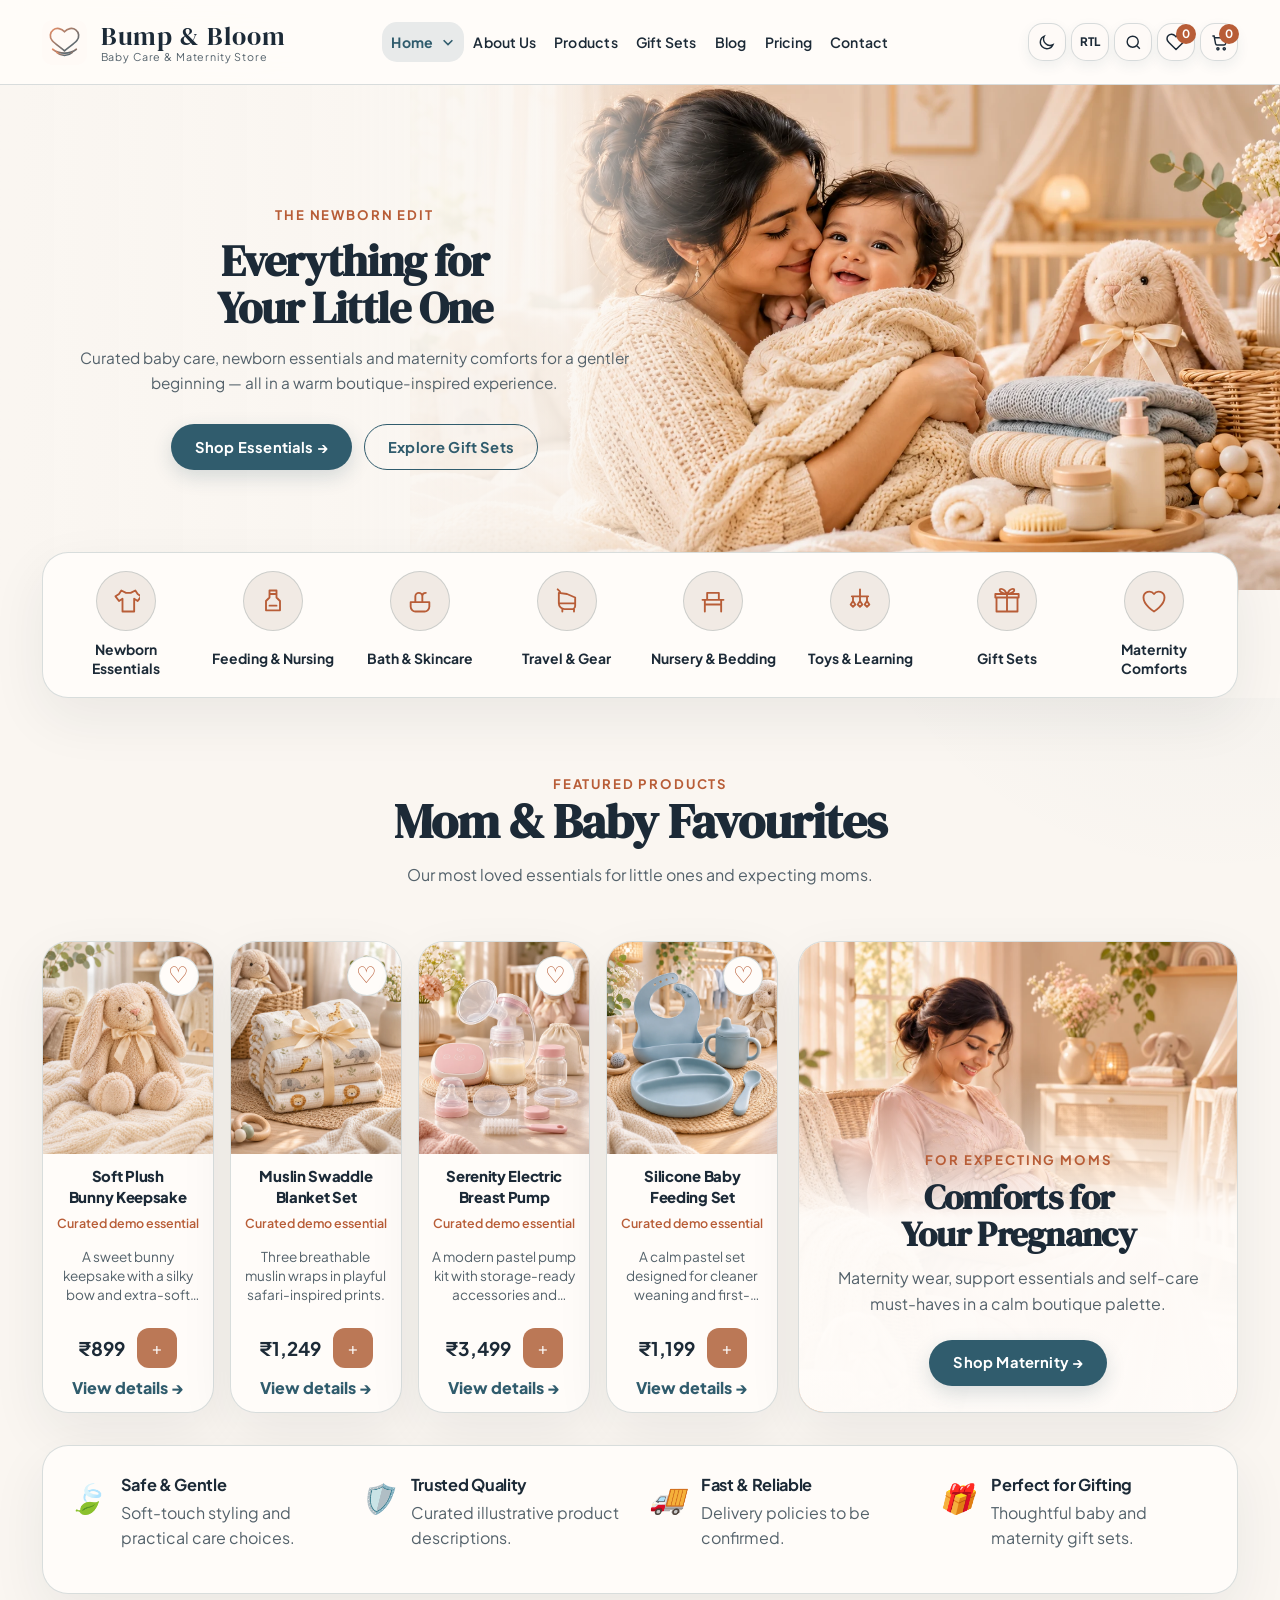
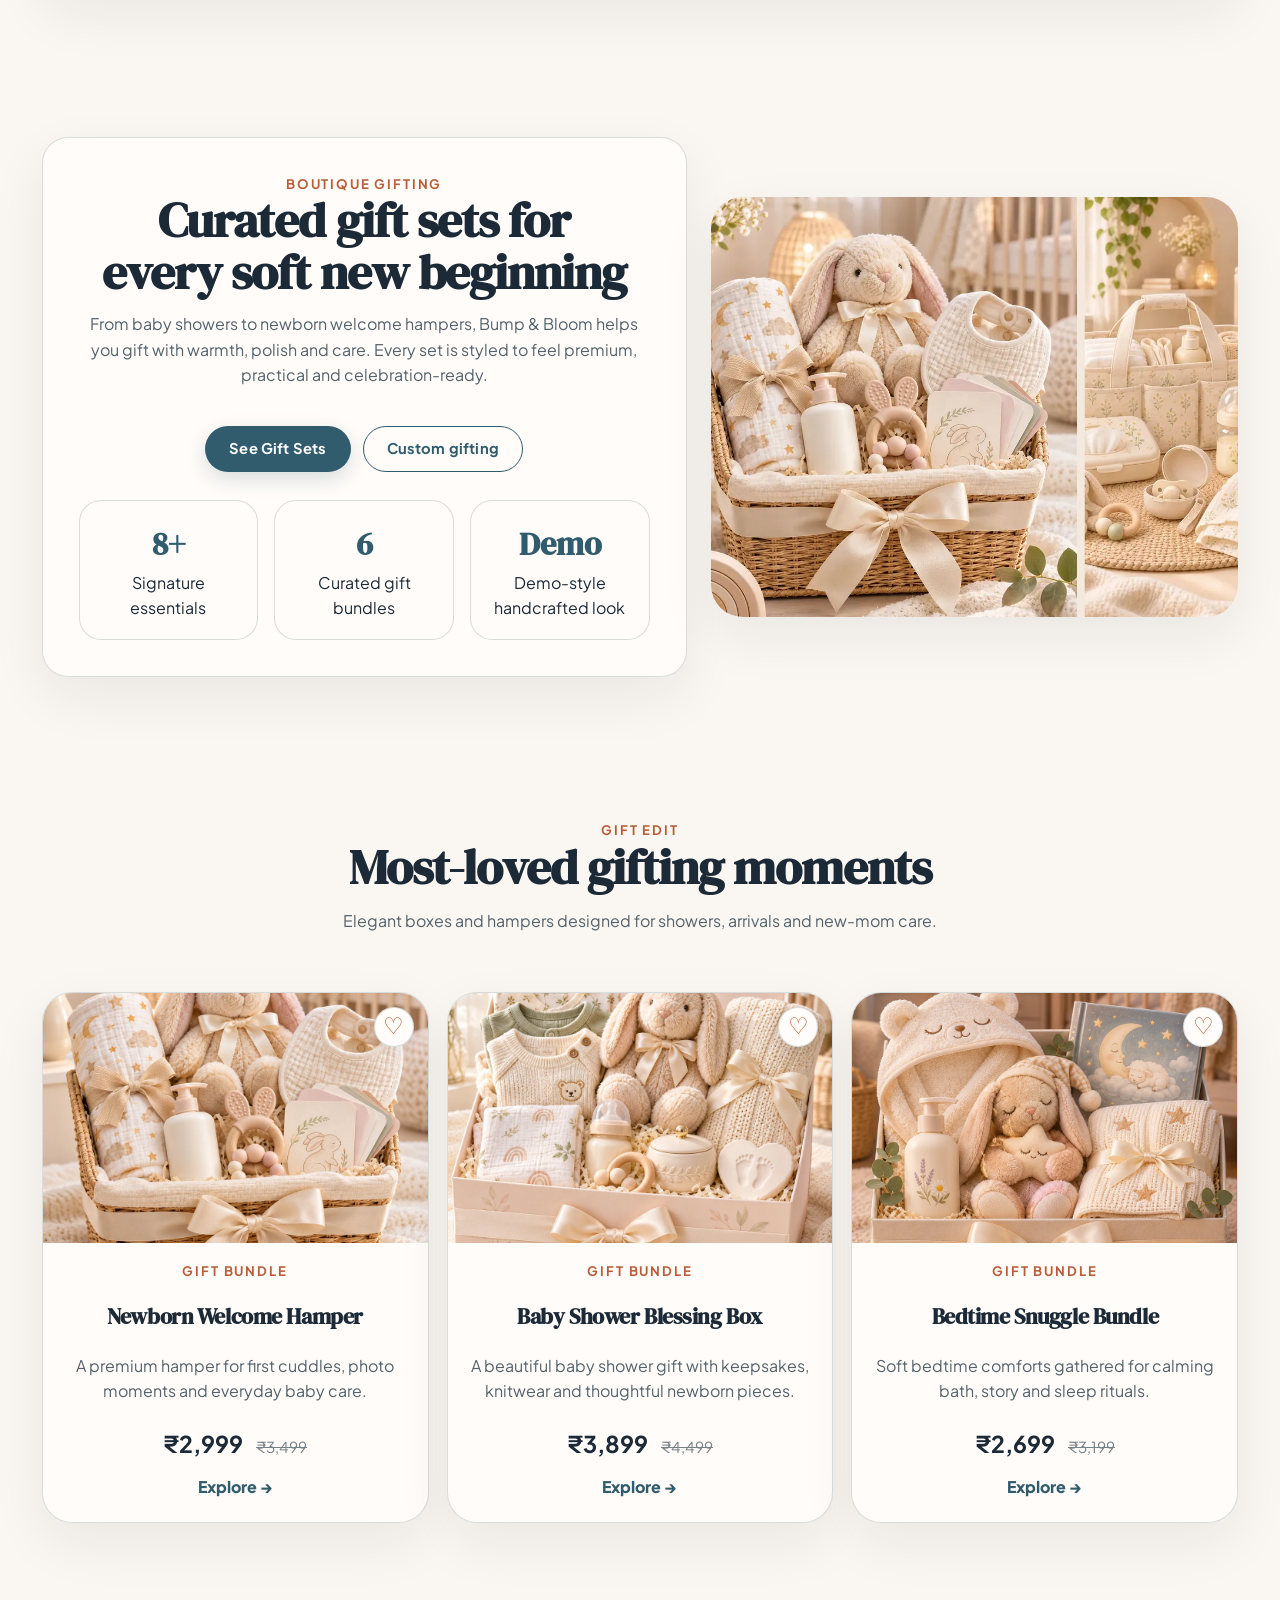
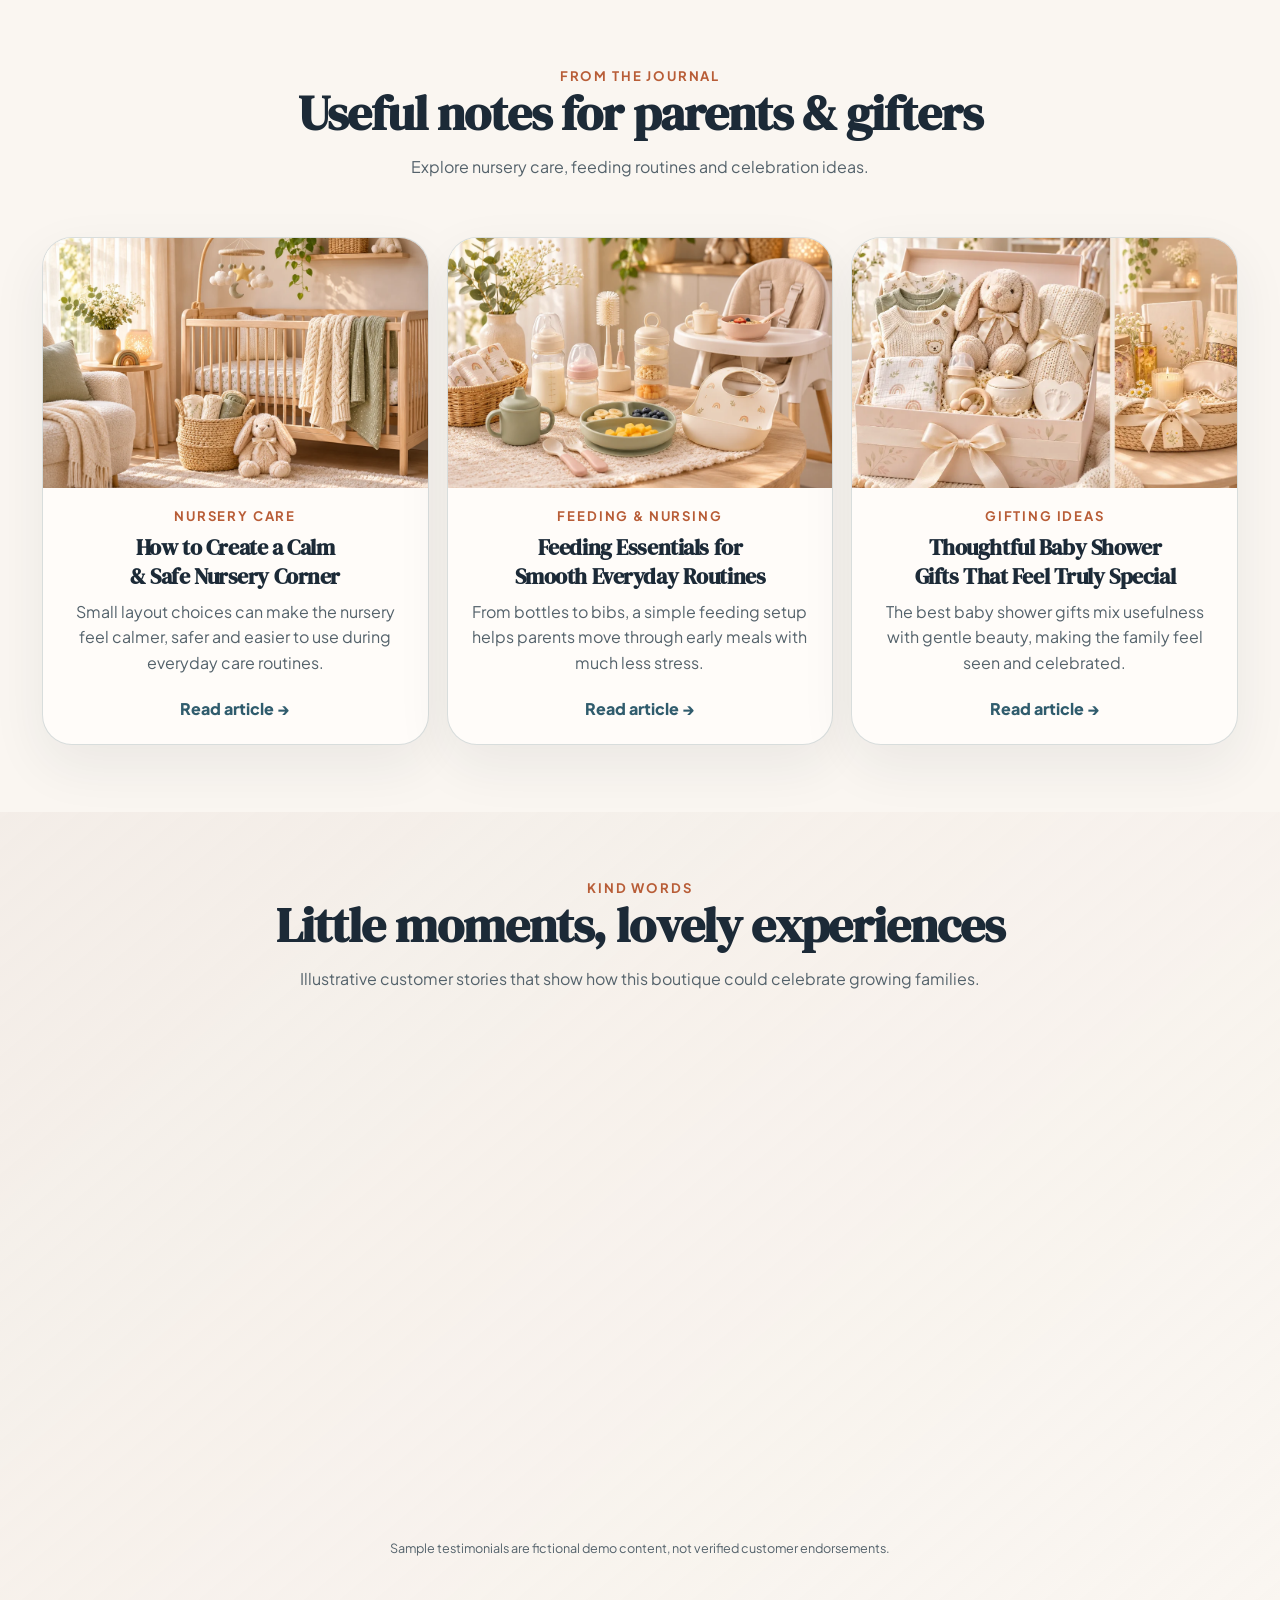
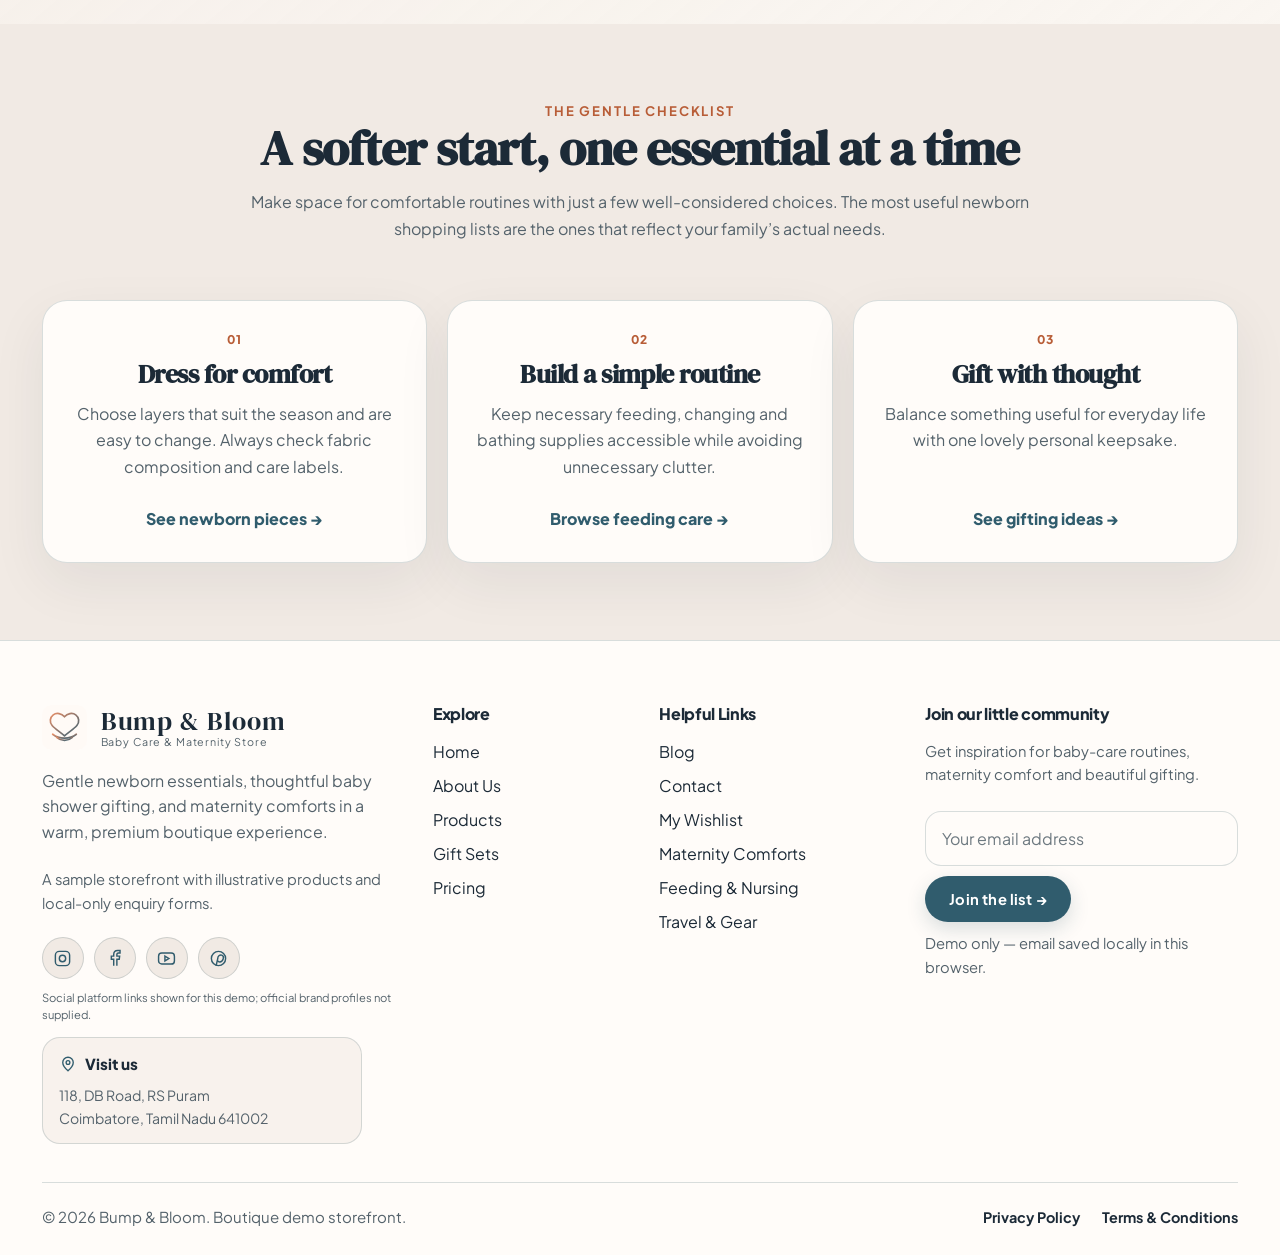
<file: Bump and Bloom/index.html>
<!DOCTYPE html>

<html data-theme="light" dir="ltr" lang="en">
<head>
<meta charset="utf-8"/>
<meta content="width=device-width, initial-scale=1.0" name="viewport"/>
<meta content="Bump &amp; Bloom — premium baby care, maternity comforts and thoughtful gift sets." name="description"/>
<title>Bump &amp; Bloom | Baby Care &amp; Maternity Store</title>
<link href="assets/icons/favicon.png" rel="icon"/>
<link href="assets/icons/apple-touch-icon.png" rel="apple-touch-icon"/>
<link href="https://fonts.googleapis.com" rel="preconnect"/>
<link crossorigin="" href="https://fonts.gstatic.com" rel="preconnect"/>
<link href="https://fonts.googleapis.com/css2?family=DM+Serif+Display:ital@0;1&amp;family=Plus+Jakarta+Sans:wght@400;500;600;700;800&amp;display=swap" rel="stylesheet"/>
<link href="assets/css/style.css" rel="stylesheet"/>
<link href="assets/css/refinement.css" rel="stylesheet"/><link href="assets/css/premium-update.css" rel="stylesheet"/><link href="assets/css/grand-alignment.css" rel="stylesheet"/><link href="assets/css/site-improvements.css" rel="stylesheet"/><link href="assets/css/final-qa.css" rel="stylesheet"/>
<script defer="" src="assets/js/data.js"></script>
<script defer="" src="assets/js/site.js"></script>
</head>
<body class="page-tint" data-page="home1">
<div id="siteHeader"></div>
<main>
<section class="hero"><div class="container hero-shell"><div class="hero-grid"><div class="hero-copy"><span class="eyebrow">The Newborn Edit</span><h1>Everything for Your Little One</h1><p class="lead">Curated baby care, newborn essentials and maternity comforts for a gentler beginning — all in a warm boutique-inspired experience.</p><div class="button-row"><a class="btn btn-primary" href="products.html">Shop Essentials →</a><a class="btn btn-outline" href="gift-sets.html">Explore Gift Sets</a></div></div><div class="hero-visual"><img alt="Mother cuddling a smiling baby in a warm nursery" src="assets/images/hero-home.webp"/></div></div></div><div class="container floating-cats"><div class="category-strip glass"><a class="cat-pill" href="products.html?category=Newborn%20Essentials"><div class="cat-icon"><svg aria-hidden="true" fill="none" stroke="currentColor" stroke-linecap="round" stroke-linejoin="round" stroke-width="1.6" viewbox="0 0 24 24"><path d="m8 3-2 3-3 2 3 4 3-2v11h10V10l3 2 3-4-3-2-2-3-4 2h-4z"></path></svg></div><span>Newborn Essentials</span></a><a class="cat-pill" href="products.html?category=Feeding%20%26%20Nursing"><div class="cat-icon"><svg aria-hidden="true" fill="none" stroke="currentColor" stroke-linecap="round" stroke-linejoin="round" stroke-width="1.6" viewbox="0 0 24 24"><path d="M9 3h6v3h-6zM9 6v3l-3 3v8h12v-8l-3-3V6M9 16h6"></path></svg></div><span>Feeding &amp; Nursing</span></a><a class="cat-pill" href="products.html?category=Bath%20%26%20Skincare"><div class="cat-icon"><svg aria-hidden="true" fill="none" stroke="currentColor" stroke-linecap="round" stroke-linejoin="round" stroke-width="1.6" viewbox="0 0 24 24"><path d="M4 13h16v4c0 2-2 4-4 4H8c-2 0-4-2-4-4zm4 0V8a3 3 0 0 1 6 0v5M14 8c0-2 1-3 3-3"></path></svg></div><span>Bath &amp; Skincare</span></a><a class="cat-pill" href="products.html?category=Travel%20%26%20Gear"><div class="cat-icon"><svg aria-hidden="true" fill="none" stroke="currentColor" stroke-linecap="round" stroke-linejoin="round" stroke-width="1.6" viewbox="0 0 24 24"><path d="M5 5v9a5 5 0 0 0 5 5h6a3 3 0 0 0 3-3V9l-7-3-7-1Zm0 9h14M8 19v2M18 19v2M6 4 4 2"></path></svg></div><span>Travel &amp; Gear</span></a><a class="cat-pill" href="products.html?category=Nursery%20%26%20Bedding"><div class="cat-icon"><svg aria-hidden="true" fill="none" stroke="currentColor" stroke-linecap="round" stroke-linejoin="round" stroke-width="1.6" viewbox="0 0 24 24"><path d="M3 11h18M5 11v10M19 11v10M5 15h14M7 5v6M17 5v6M7 5h10"></path></svg></div><span>Nursery &amp; Bedding</span></a><a class="cat-pill" href="products.html?category=Toys%20%26%20Learning"><div class="cat-icon"><svg aria-hidden="true" fill="none" stroke="currentColor" stroke-linecap="round" stroke-linejoin="round" stroke-width="1.6" viewbox="0 0 24 24"><path d="M12 2v6M5 8h14M6 8v4M12 8v4M18 8v4M6 12l-2 3 2 2 2-2zm6 0-2 3 2 2 2-2zm6 0-2 3 2 2 2-2z"></path></svg></div><span>Toys &amp; Learning</span></a><a class="cat-pill" href="gift-sets.html"><div class="cat-icon"><svg aria-hidden="true" fill="none" stroke="currentColor" stroke-linecap="round" stroke-linejoin="round" stroke-width="1.6" viewbox="0 0 24 24"><path d="M3 9h18v12H3zM2 6h20v3H2zM12 6v15M12 6C3 5 5-1 10 3l2 3zm0 0c9-1 7-7 2-3l-2 3z"></path></svg></div><span>Gift Sets</span></a><a class="cat-pill" href="products.html"><div class="cat-icon"><svg aria-hidden="true" fill="none" stroke="currentColor" stroke-linecap="round" stroke-linejoin="round" stroke-width="1.6" viewbox="0 0 24 24"><path d="M12 21s-9-5.4-9-12a5 5 0 0 1 9-3 5 5 0 0 1 9 3c0 6.6-9 12-9 12z"></path></svg></div><span>Maternity Comforts</span></a></div></div></section>
<section class="section"><div class="section-head center featured-intro"><span class="eyebrow">Featured Products</span><h2>Mom &amp; Baby Favourites</h2><p>Our most loved essentials for little ones and expecting moms.</p></div><div class="container featured-wrap"><div><div class="products-grid" id="homeFeatured"></div></div><aside class="promo-card card reveal aligned-promo"><img alt="Expecting mother in a blush dress seated in a cozy nursery" src="assets/images/promo-maternity.webp"/><div class="promo-body"><span class="eyebrow">For Expecting Moms</span><h2 style="font-size:clamp(2rem,3vw,3rem)">Comforts for Your Pregnancy</h2><p>Maternity wear, support essentials and self-care must-haves in a calm boutique palette.</p><div class="button-row"><a class="btn btn-primary" href="products.html?category=Maternity%20Comforts">Shop Maternity →</a></div></div></aside></div><div class="container mt-5"><div class="card icon-feature-bar reveal"><div class="icon-feature"><i>🍃</i><div><h4>Safe &amp; Gentle</h4><p>Soft-touch styling and practical care choices.</p></div></div><div class="icon-feature"><i>🛡️</i><div><h4>Trusted Quality</h4><p>Curated illustrative product descriptions.</p></div></div><div class="icon-feature"><i>🚚</i><div><h4>Fast &amp; Reliable</h4><p>Delivery policies to be confirmed.</p></div></div><div class="icon-feature"><i>🎁</i><div><h4>Perfect for Gifting</h4><p>Thoughtful baby and maternity gift sets.</p></div></div></div></div></section>
<section class="section-sm"><div class="container split-banner"><div class="card banner-copy reveal"><span class="eyebrow">Boutique Gifting</span><h2>Curated gift sets for every soft new beginning</h2><p>From baby showers to newborn welcome hampers, Bump &amp; Bloom helps you gift with warmth, polish and care. Every set is styled to feel premium, practical and celebration-ready.</p><div class="button-row"><a class="btn btn-primary" href="gift-sets.html">See Gift Sets</a><a class="btn btn-outline" href="contact.html">Custom gifting</a></div><div class="mini-kpis"><div class="kpi"><strong>8+</strong><span>Signature essentials</span></div><div class="kpi"><strong>6</strong><span>Curated gift bundles</span></div><div class="kpi"><strong>Demo</strong><span>Demo-style handcrafted look</span></div></div></div><div class="banner-image reveal"><img alt="Luxury newborn welcome hamper with plush bunny and baby essentials" src="assets/images/editorial-gift-welcome.webp"/></div></div></section>
<section class="section"><div class="container"><div class="section-head center"><span class="eyebrow">Gift Edit</span><h2>Most-loved gifting moments</h2><p>Elegant boxes and hampers designed for showers, arrivals and new-mom care.</p></div><div class="gift-grid" id="homeGiftCards"></div></div></section>
<section class="section-sm"><div class="container"><div class="section-head center"><span class="eyebrow">From the Journal</span><h2>Useful notes for parents &amp; gifters</h2><p>Explore nursery care, feeding routines and celebration ideas.</p></div><div class="article-grid" id="homeArticleCards"></div></div></section><section class="section-sm testimonials-section"><div class="container"><div class="section-head center"><span class="eyebrow">Kind Words</span><h2>Little moments, lovely experiences</h2><p>Illustrative customer stories that show how this boutique could celebrate growing families.</p></div><div class="testimonial-grid"><article class="testimonial-card card reveal"><figure class="review-photo"><img alt="Illustrative newborn welcome gift hamper" loading="lazy" src="assets/images/review-newborn-gifting.webp"/><figcaption>Illustrative collection image</figcaption></figure><div aria-label="5 out of 5 stars" class="stars">★★★★★</div><blockquote>“The soft, coordinated baby pieces made our welcome-home gifting feel so thoughtful. Everything looked beautifully considered.”</blockquote><div class="review-signature"><img class="review-avatar" src="assets/images/review-client-priya.webp" alt="AI-generated portrait of Priya S." loading="lazy"/><div><strong>Priya S.</strong><small>Newborn gifting · Sample review</small></div></div></article><article class="testimonial-card card reveal"><figure class="review-photo"><img alt="Illustrative baby care essentials" loading="lazy" src="assets/images/review-baby-care.webp"/><figcaption>Illustrative collection image</figcaption></figure><div aria-label="5 out of 5 stars" class="stars">★★★★★</div><blockquote>“I loved the calming colours and the clear product details. It is exactly the kind of simple shopping experience I enjoy.”</blockquote><div class="review-signature"><img class="review-avatar" src="assets/images/review-client-nisha.webp" alt="AI-generated portrait of Nisha R." loading="lazy"/><div><strong>Nisha R.</strong><small>First-time parent · Sample review</small></div></div></article><article class="testimonial-card card reveal"><figure class="review-photo"><img alt="Illustrative maternity comfort and self-care essentials" loading="lazy" src="assets/images/review-maternity-comfort.webp"/><figcaption>Illustrative collection image</figcaption></figure><div aria-label="5 out of 5 stars" class="stars">★★★★★</div><blockquote>“The maternity comfort edit feels warm and practical. It gives you inspiration without making you feel overwhelmed.”</blockquote><div class="review-signature"><img class="review-avatar" src="assets/images/review-client-aditi.webp" alt="AI-generated portrait of Aditi M." loading="lazy"/><div><strong>Aditi M.</strong><small>Maternity shopping · Sample review</small></div></div></article></div><p class="sample-note">Sample testimonials are fictional demo content, not verified customer endorsements.</p></div></section><section class="section feature-notes"><div class="container"><div class="section-head center"><span class="eyebrow">The gentle checklist</span><h2>A softer start, one essential at a time</h2><p>Make space for comfortable routines with just a few well-considered choices. The most useful newborn shopping lists are the ones that reflect your family’s actual needs.</p></div><div class="advice-grid"><article class="advice-card"><span class="advice-num">01</span><h3>Dress for comfort</h3><p>Choose layers that suit the season and are easy to change. Always check fabric composition and care labels.</p><a class="text-link" href="products.html?category=Newborn%20Essentials">See newborn pieces →</a></article><article class="advice-card"><span class="advice-num">02</span><h3>Build a simple routine</h3><p>Keep necessary feeding, changing and bathing supplies accessible while avoiding unnecessary clutter.</p><a class="text-link" href="products.html?category=Feeding%20%26%20Nursing">Browse feeding care →</a></article><article class="advice-card"><span class="advice-num">03</span><h3>Gift with thought</h3><p>Balance something useful for everyday life with one lovely personal keepsake.</p><a class="text-link" href="gift-sets.html">See gifting ideas →</a></article></div></div></section></main>
<div id="siteFooter"></div>
<div class="sticky-cta-mobile"><a class="btn btn-outline" href="contact.html">Contact</a><a class="btn btn-primary" href="products.html">Shop Now</a></div>
</body>
</html>
</file>
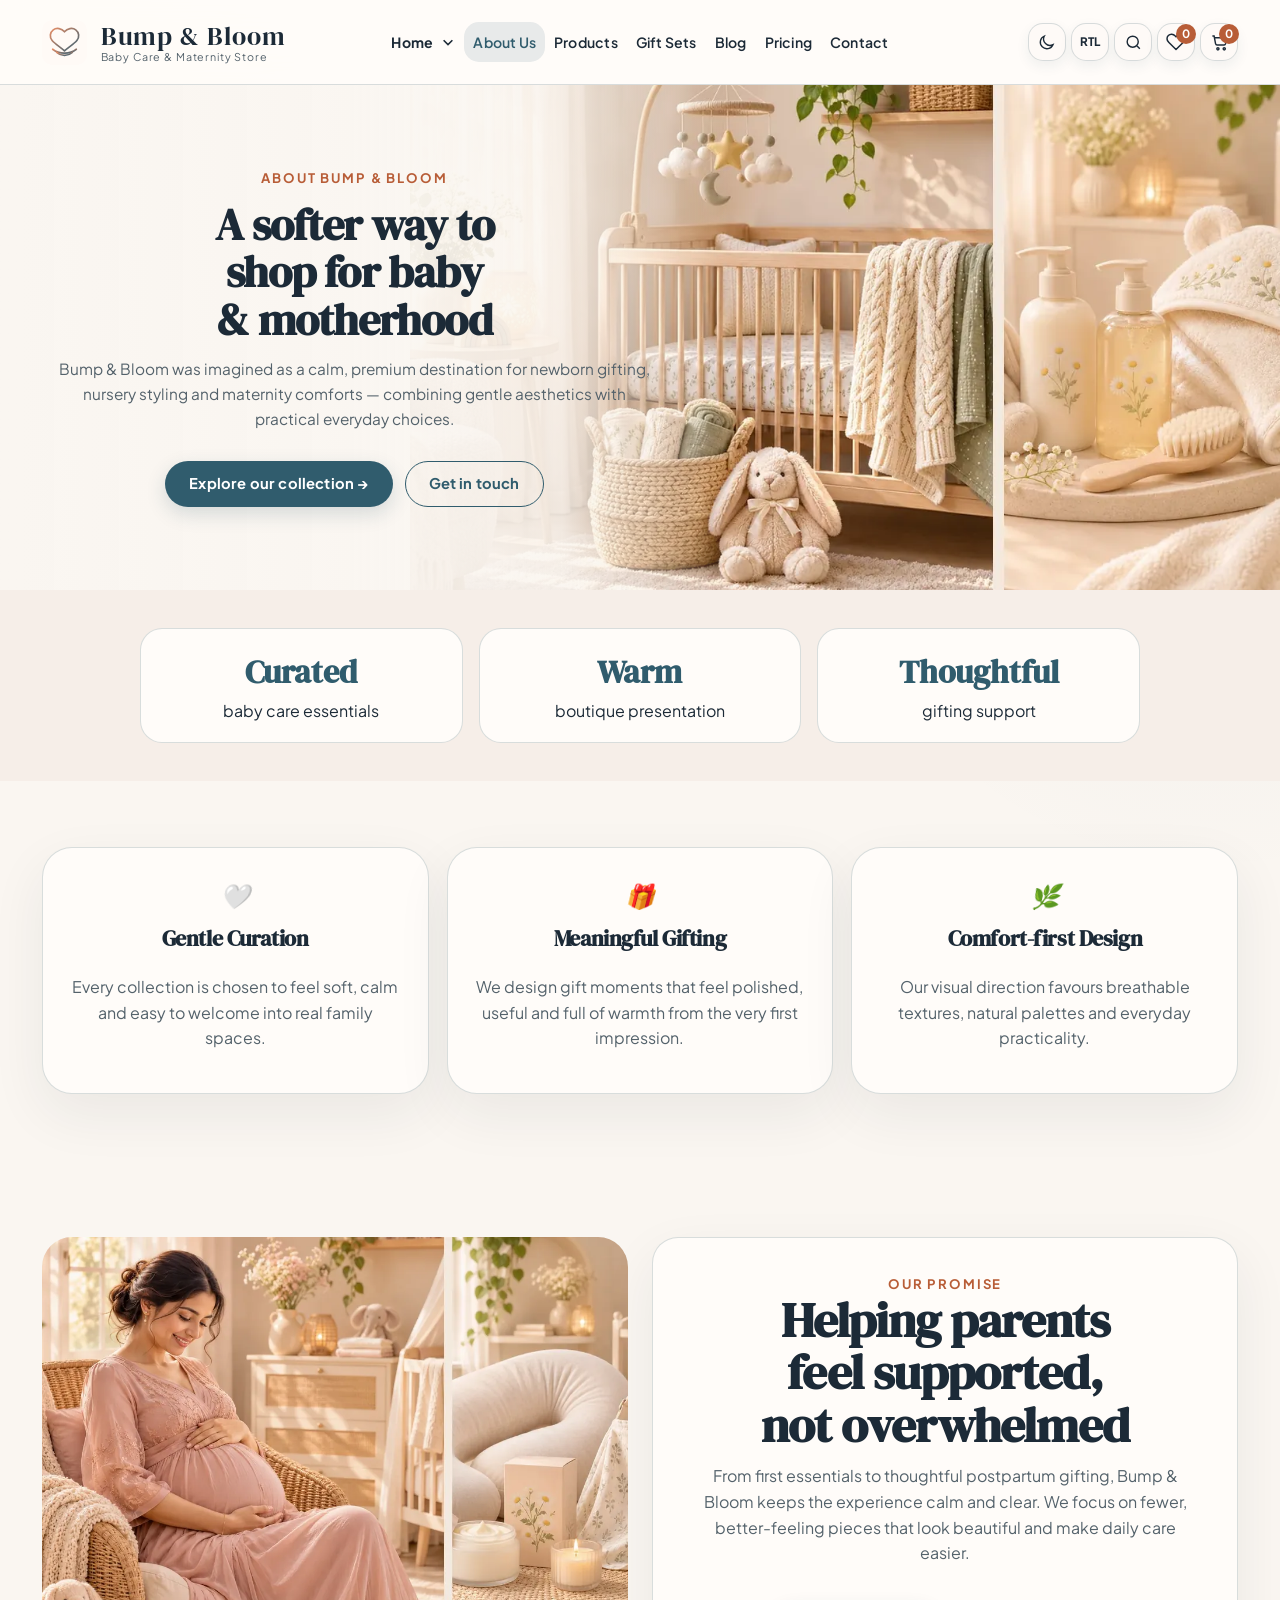
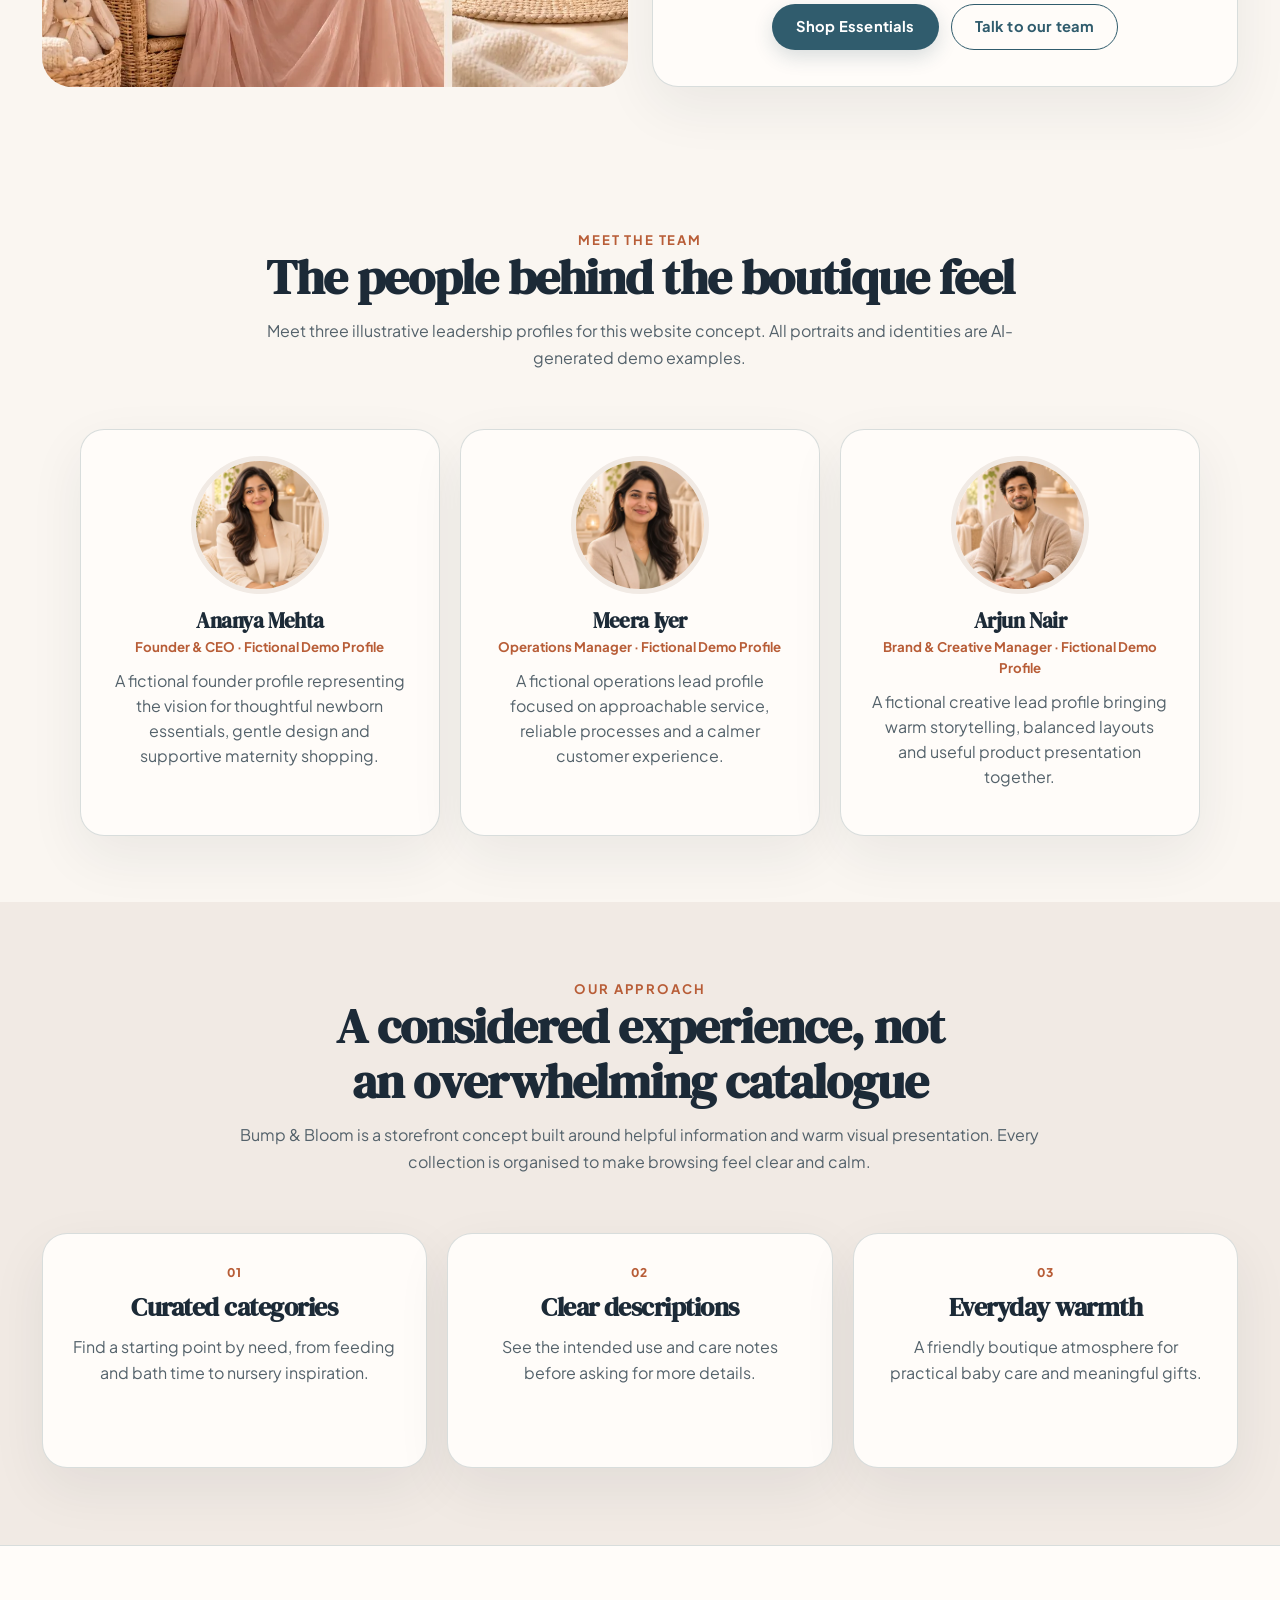
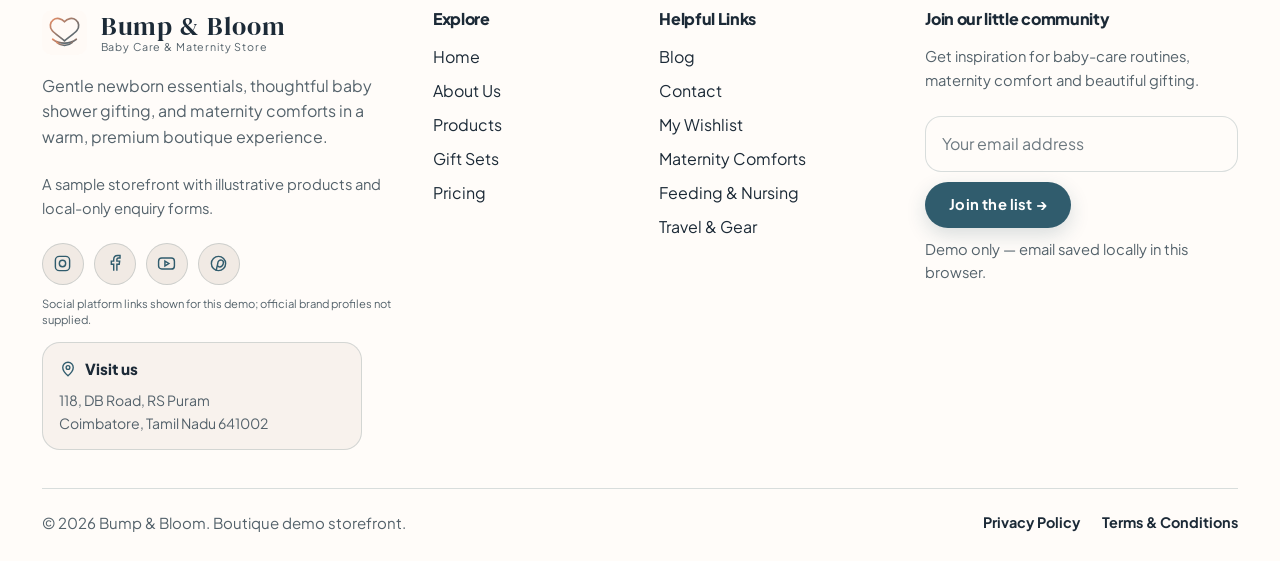
<file: Bump and Bloom/about.html>
<!DOCTYPE html>

<html data-theme="light" dir="ltr" lang="en">
<head>
<meta charset="utf-8"/>
<meta content="width=device-width, initial-scale=1.0" name="viewport"/>
<meta content="Bump &amp; Bloom — premium baby care, maternity comforts and thoughtful gift sets." name="description"/>
<title>About Us | Bump &amp; Bloom</title>
<link href="assets/icons/favicon.png" rel="icon"/>
<link href="assets/icons/apple-touch-icon.png" rel="apple-touch-icon"/>
<link href="https://fonts.googleapis.com" rel="preconnect"/>
<link crossorigin="" href="https://fonts.gstatic.com" rel="preconnect"/>
<link href="https://fonts.googleapis.com/css2?family=DM+Serif+Display:ital@0;1&amp;family=Plus+Jakarta+Sans:wght@400;500;600;700;800&amp;display=swap" rel="stylesheet"/>
<link href="assets/css/style.css" rel="stylesheet"/>
<link href="assets/css/refinement.css" rel="stylesheet"/><link href="assets/css/premium-update.css" rel="stylesheet"/><link href="assets/css/grand-alignment.css" rel="stylesheet"/><link href="assets/css/site-improvements.css" rel="stylesheet"/><link href="assets/css/final-qa.css" rel="stylesheet"/>
<script defer="" src="assets/js/data.js"></script>
<script defer="" src="assets/js/site.js"></script>
</head>
<body class="page-tint" data-page="about">
<div id="siteHeader"></div>
<main><section class="hero hero--inner"><div class="hero-shell"><div class="hero-grid"><div class="hero-copy"><span class="eyebrow">About Bump &amp; Bloom</span><h1>A softer way to shop for baby &amp; motherhood</h1><p class="lead">Bump &amp; Bloom was imagined as a calm, premium destination for newborn gifting, nursery styling and maternity comforts — combining gentle aesthetics with practical everyday choices.</p><div class="button-row"><a class="btn btn-primary" href="products.html">Explore our collection →</a><a class="btn btn-outline" href="contact.html">Get in touch</a></div></div><div class="hero-visual"><img alt="Warm nursery room with natural wood crib and soft textures" src="assets/images/editorial-about-hero.webp"/></div></div></div></section><section class="section-sm about-highlights"><div class="container"><div class="mini-kpis"><div class="kpi"><strong>Curated</strong><span>baby care essentials</span></div><div class="kpi"><strong>Warm</strong><span>boutique presentation</span></div><div class="kpi"><strong>Thoughtful</strong><span>gifting support</span></div></div></div></section><section class="section-sm"><div class="container values-grid"><article class="value-card reveal"><i>🤍</i><h3>Gentle Curation</h3><p>Every collection is chosen to feel soft, calm and easy to welcome into real family spaces.</p></article><article class="value-card reveal"><i>🎁</i><h3>Meaningful Gifting</h3><p>We design gift moments that feel polished, useful and full of warmth from the very first impression.</p></article><article class="value-card reveal"><i>🌿</i><h3>Comfort-first Design</h3><p>Our visual direction favours breathable textures, natural palettes and everyday practicality.</p></article></div></section><section class="section"><div class="container story-panel"><img alt="Expecting mother in a soft blush nursery setting" class="reveal" src="assets/images/editorial-about-story.webp"/><div class="card banner-copy reveal"><span class="eyebrow">Our Promise</span><h2>Helping parents feel supported, not overwhelmed</h2><p>From first essentials to thoughtful postpartum gifting, Bump &amp; Bloom keeps the experience calm and clear. We focus on fewer, better-feeling pieces that look beautiful and make daily care easier.</p><div class="button-row"><a class="btn btn-primary" href="products.html">Shop Essentials</a><a class="btn btn-outline" href="contact.html">Talk to our team</a></div></div></div></section><section class="section-sm"><div class="container"><div class="section-head center"><span class="eyebrow">Meet the Team</span><h2>The people behind the boutique feel</h2><p>Meet three illustrative leadership profiles for this website concept. All portraits and identities are AI-generated demo examples.</p></div><div class="team-grid" id="teamGrid"></div></div></section><section class="section feature-notes"><div class="container"><div class="section-head center"><span class="eyebrow">Our approach</span><h2>A considered experience, not an overwhelming catalogue</h2><p>Bump &amp; Bloom is a storefront concept built around helpful information and warm visual presentation. Every collection is organised to make browsing feel clear and calm.</p></div><div class="advice-grid"><article class="advice-card"><span class="advice-num">01</span><h3>Curated categories</h3><p>Find a starting point by need, from feeding and bath time to nursery inspiration.</p></article><article class="advice-card"><span class="advice-num">02</span><h3>Clear descriptions</h3><p>See the intended use and care notes before asking for more details.</p></article><article class="advice-card"><span class="advice-num">03</span><h3>Everyday warmth</h3><p>A friendly boutique atmosphere for practical baby care and meaningful gifts.</p></article></div></div></section></main>
<div id="siteFooter"></div>
<div class="sticky-cta-mobile"><a class="btn btn-outline" href="contact.html">Contact</a><a class="btn btn-primary" href="products.html">Shop Now</a></div>
</body>
</html>
</file>
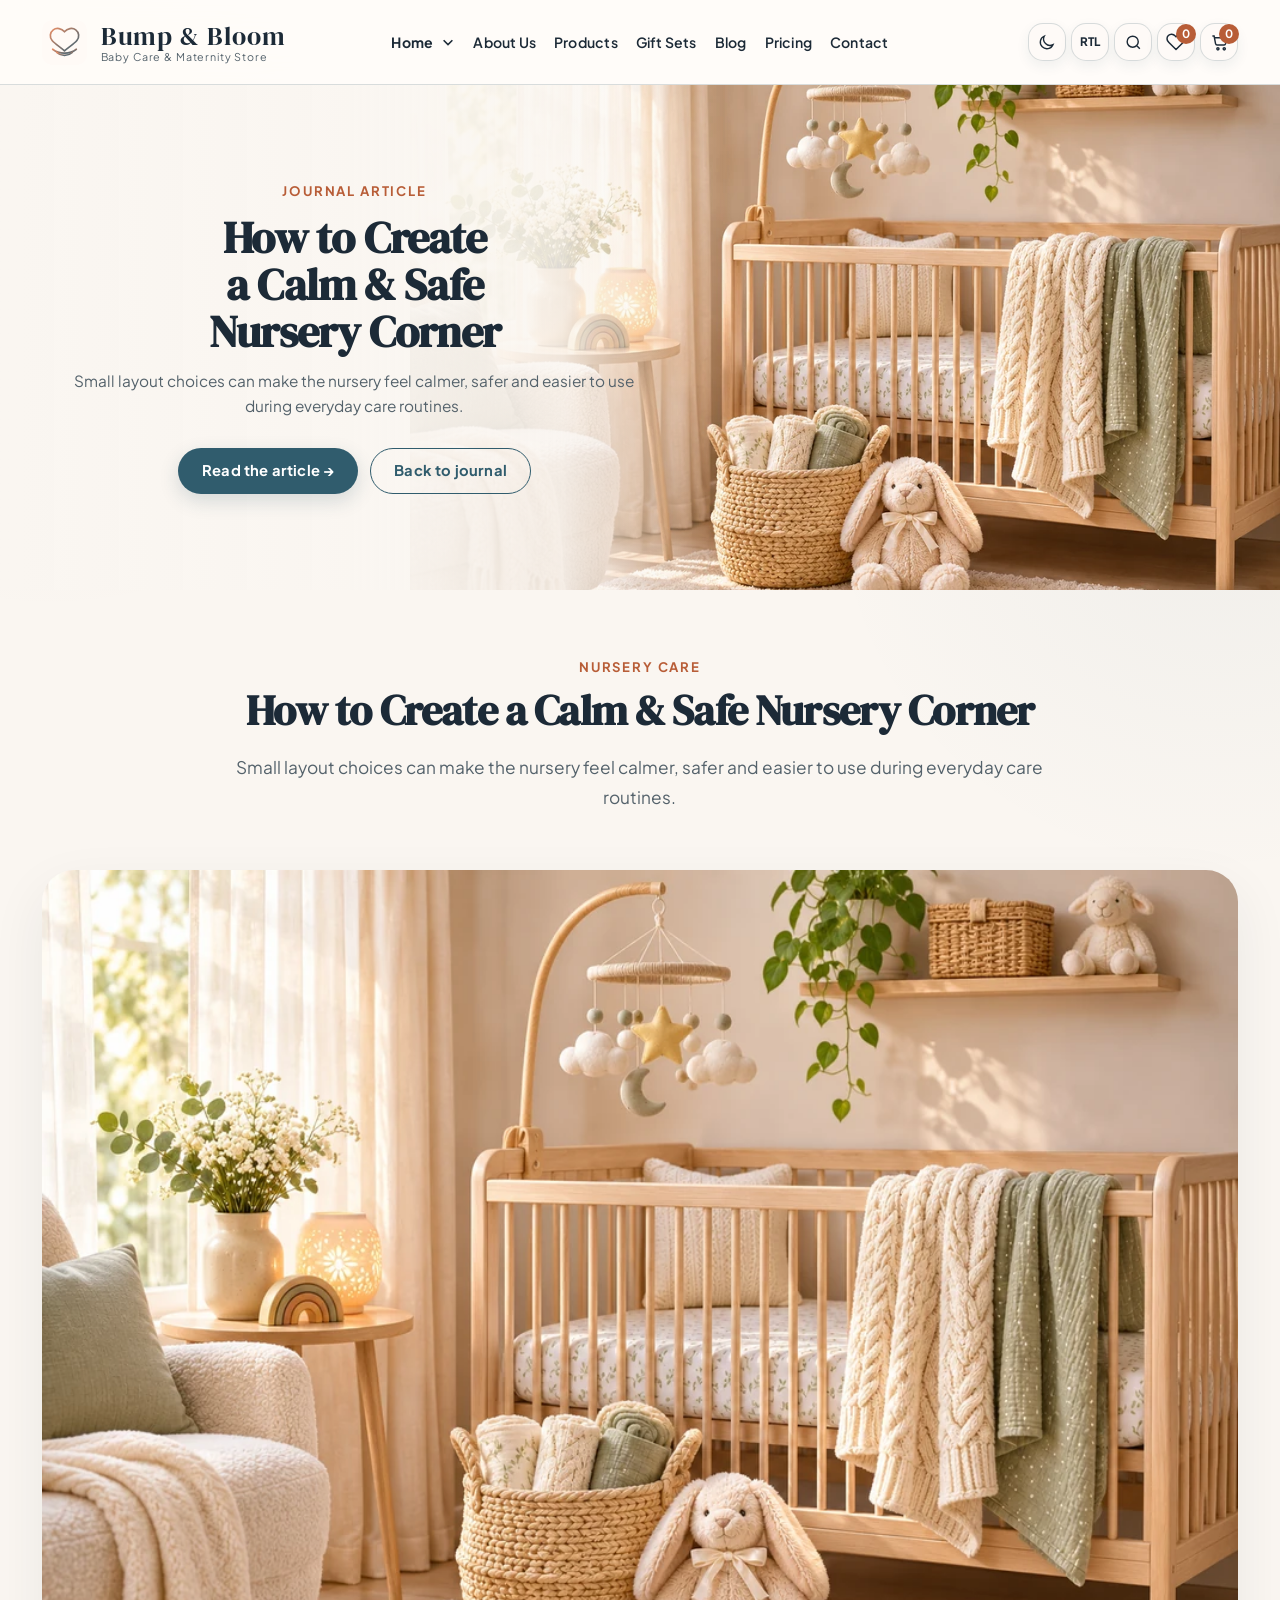
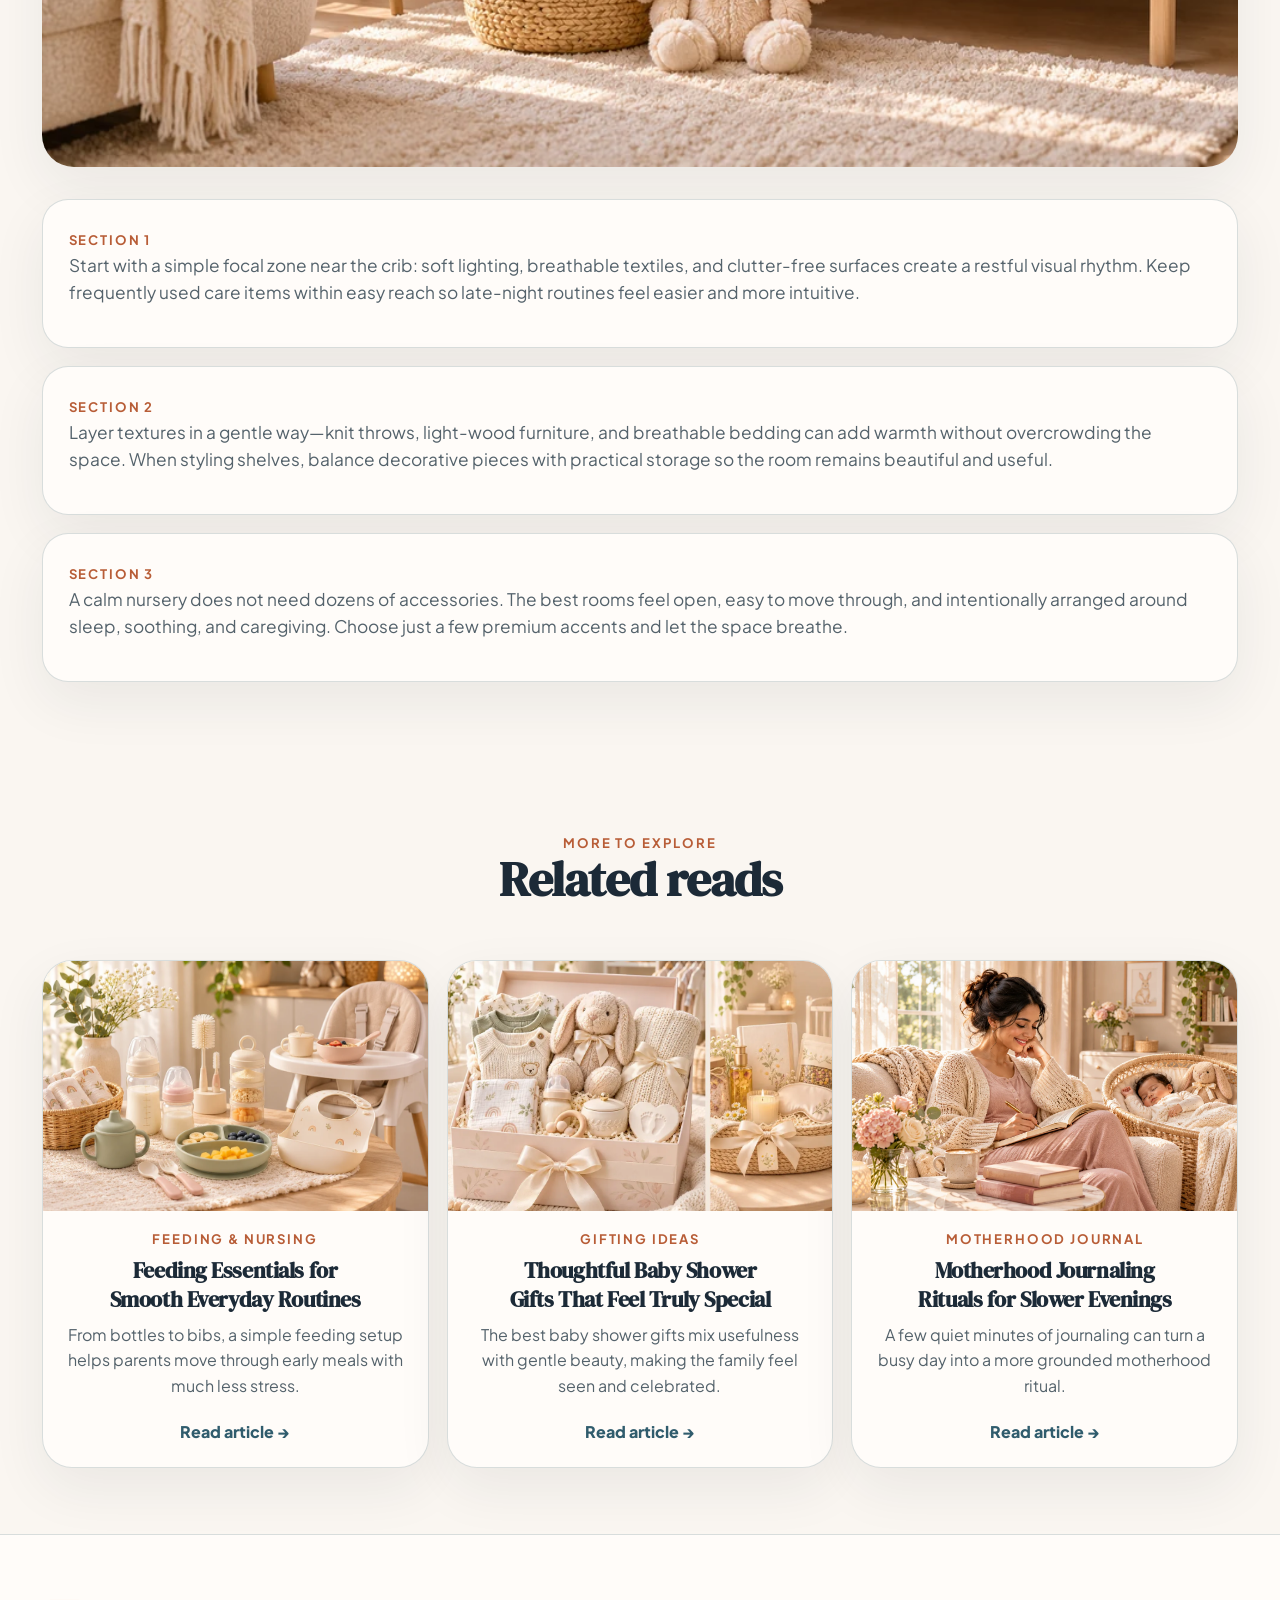
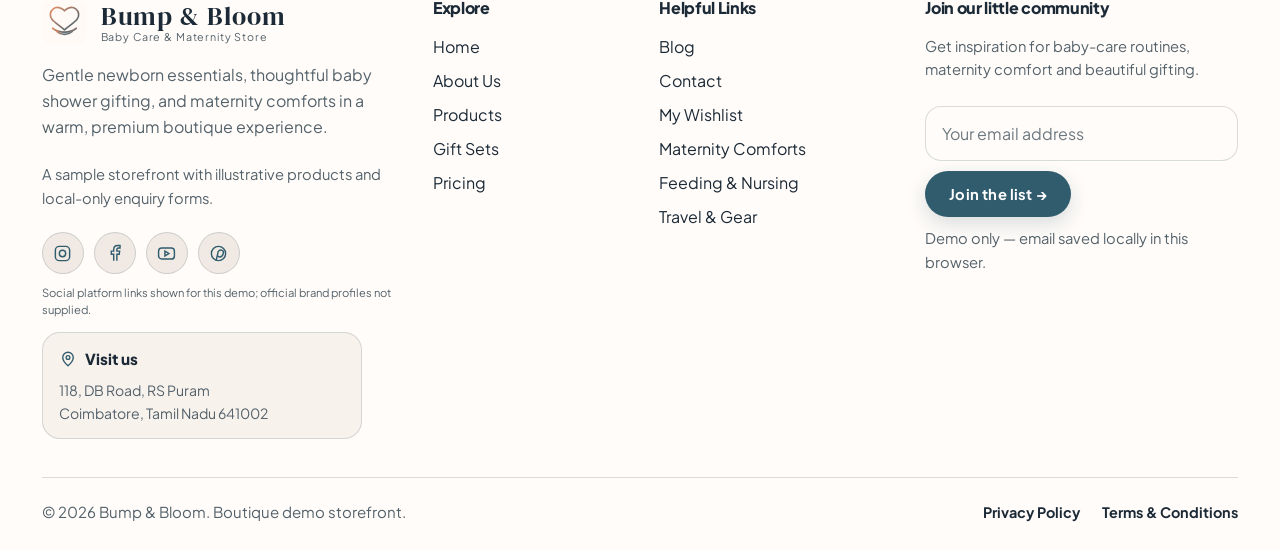
<file: Bump and Bloom/blog-details.html>
<!DOCTYPE html>

<html data-theme="light" dir="ltr" lang="en">
<head>
<meta charset="utf-8"/>
<meta content="width=device-width, initial-scale=1.0" name="viewport"/>
<meta content="Bump &amp; Bloom — premium baby care, maternity comforts and thoughtful gift sets." name="description"/>
<title>Article Details | Bump &amp; Bloom</title>
<link href="assets/icons/favicon.png" rel="icon"/>
<link href="assets/icons/apple-touch-icon.png" rel="apple-touch-icon"/>
<link href="https://fonts.googleapis.com" rel="preconnect"/>
<link crossorigin="" href="https://fonts.gstatic.com" rel="preconnect"/>
<link href="https://fonts.googleapis.com/css2?family=DM+Serif+Display:ital@0;1&amp;family=Plus+Jakarta+Sans:wght@400;500;600;700;800&amp;display=swap" rel="stylesheet"/>
<link href="assets/css/style.css" rel="stylesheet"/>
<link href="assets/css/refinement.css" rel="stylesheet"/><link href="assets/css/premium-update.css" rel="stylesheet"/><link href="assets/css/grand-alignment.css" rel="stylesheet"/><link href="assets/css/site-improvements.css" rel="stylesheet"/><link href="assets/css/final-qa.css" rel="stylesheet"/>
<script defer="" src="assets/js/data.js"></script>
<script defer="" src="assets/js/site.js"></script>
</head>
<body class="page-tint" data-page="article-detail">
<div id="siteHeader"></div>
<main><section class="hero hero--inner"><div class="hero-shell"><div class="hero-grid"><div class="hero-copy"><span class="eyebrow">Journal Article</span><h1 id="articleHeading">Article</h1><p class="lead">Read practical ideas for everyday care, gentle routines and making space for family moments.</p><div class="button-row"><a class="btn btn-primary" href="#articleDetail">Read the article →</a><a class="btn btn-outline" href="blog.html">Back to journal</a></div></div><div class="hero-visual"><img alt="Bump &amp; Bloom related collection photograph" src="assets/images/blog-nursery.webp"/></div></div></div></section><section class="section-sm"><div class="container" id="articleDetail"></div></section><section class="section-sm"><div class="container"><div class="section-head"><span class="eyebrow">More to explore</span><h2>Related reads</h2></div><div class="article-grid" id="relatedArticles"></div></div></section></main>
<div id="siteFooter"></div>
<div class="sticky-cta-mobile"><a class="btn btn-outline" href="contact.html">Contact</a><a class="btn btn-primary" href="products.html">Shop Now</a></div>
</body>
</html>
</file>
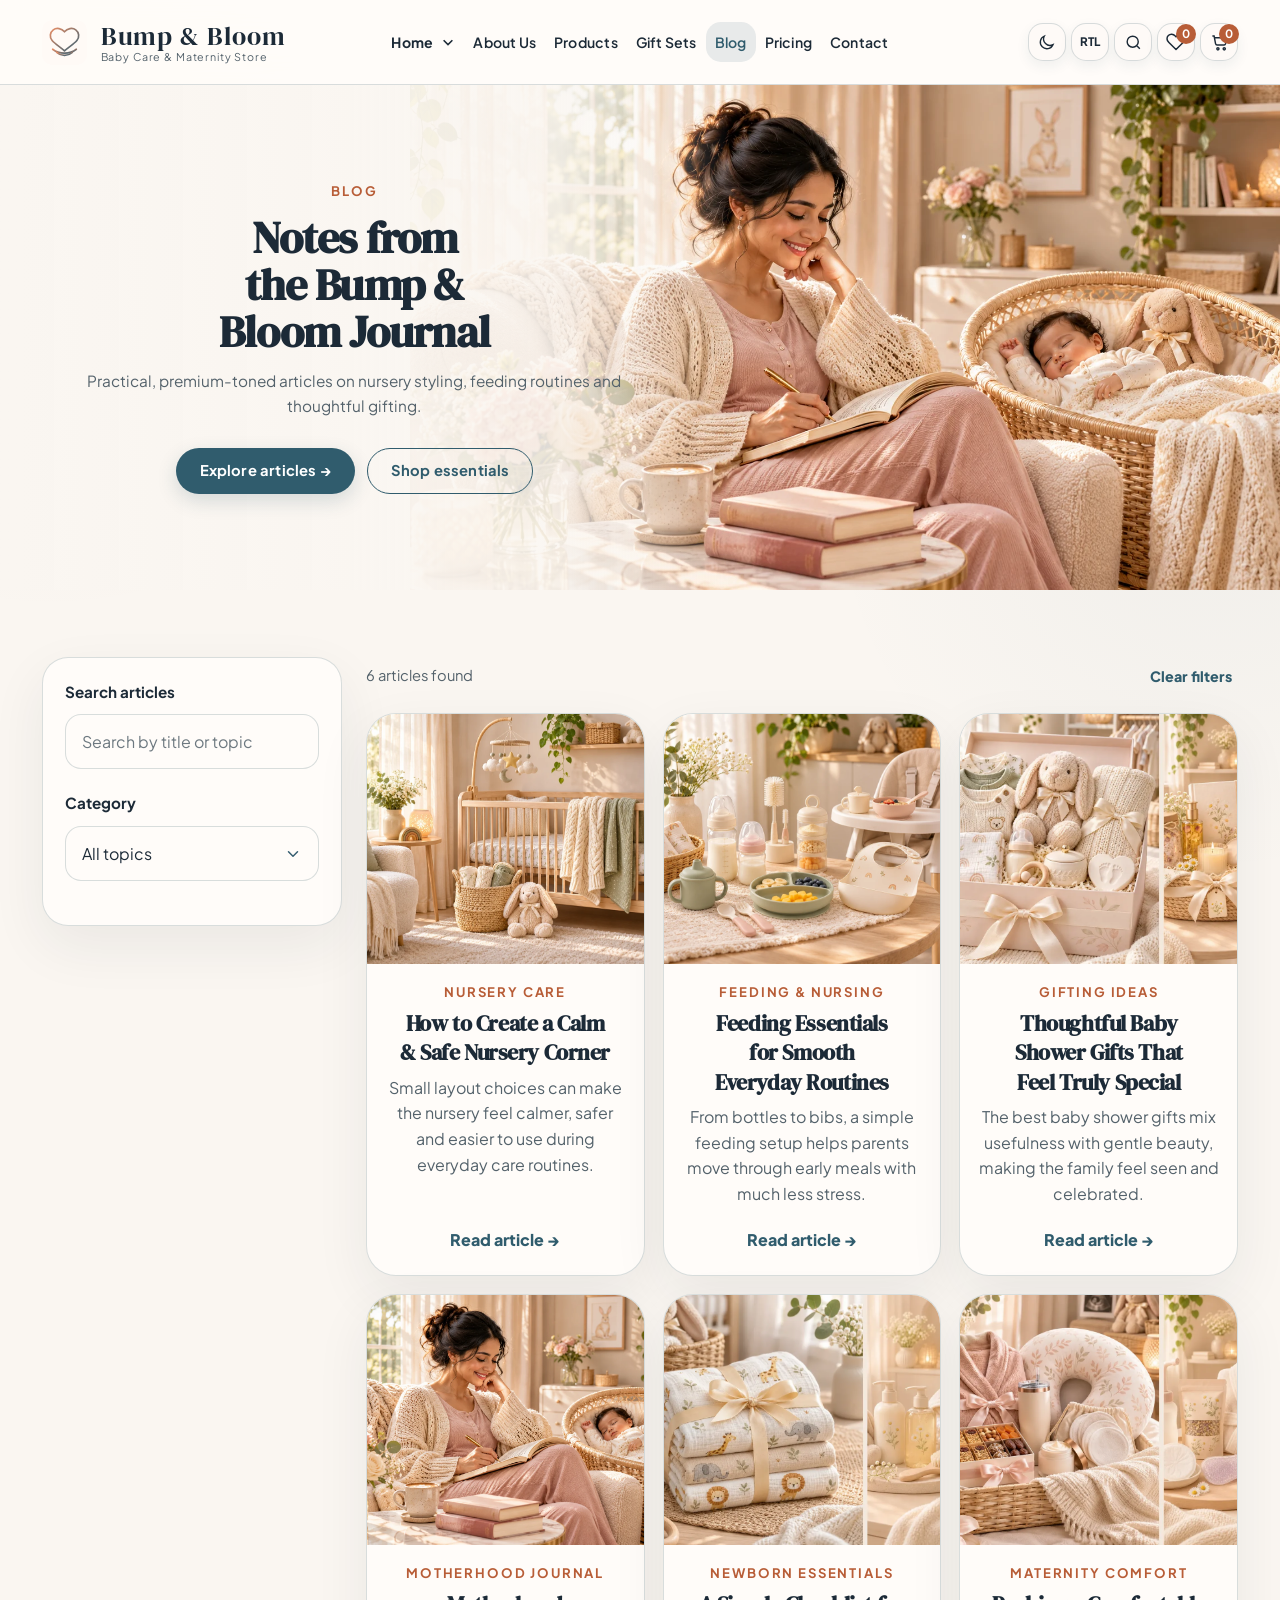
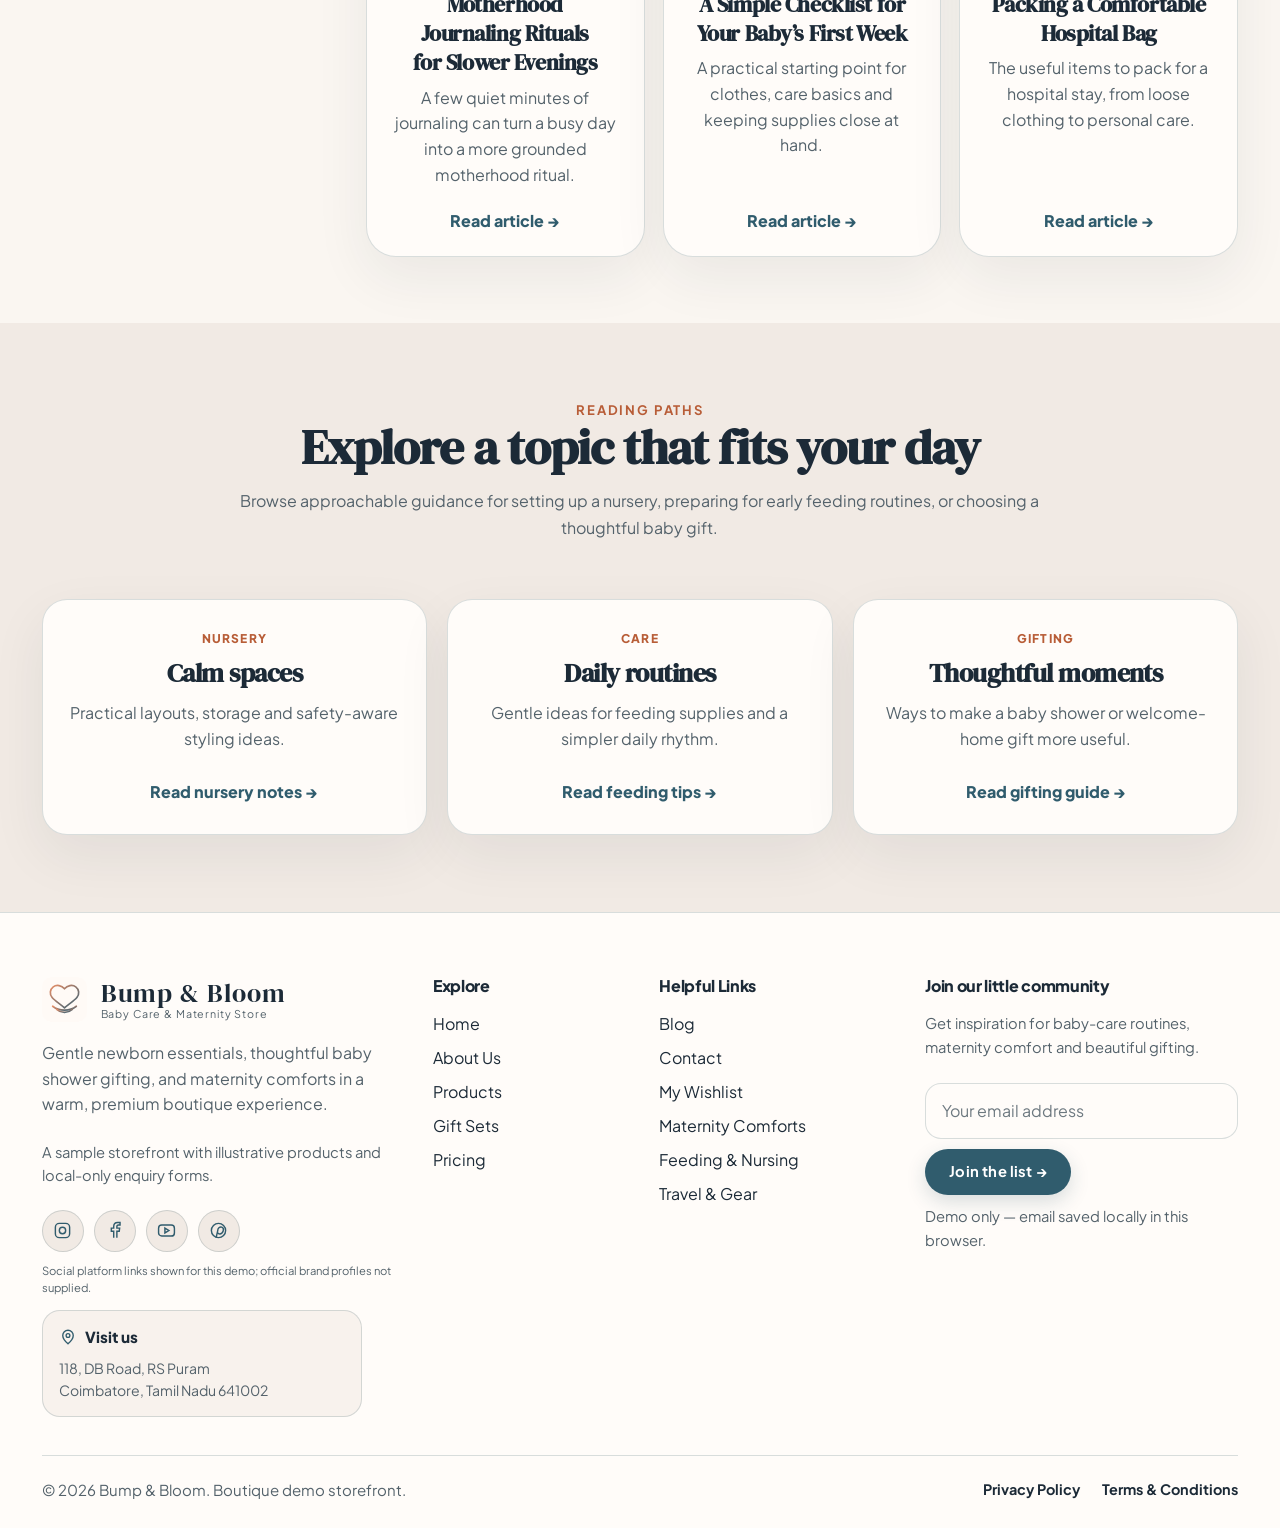
<file: Bump and Bloom/blog.html>
<!DOCTYPE html>

<html data-theme="light" dir="ltr" lang="en">
<head>
<meta charset="utf-8"/>
<meta content="width=device-width, initial-scale=1.0" name="viewport"/>
<meta content="Bump &amp; Bloom — premium baby care, maternity comforts and thoughtful gift sets." name="description"/>
<title>Blog | Bump &amp; Bloom</title>
<link href="assets/icons/favicon.png" rel="icon"/>
<link href="assets/icons/apple-touch-icon.png" rel="apple-touch-icon"/>
<link href="https://fonts.googleapis.com" rel="preconnect"/>
<link crossorigin="" href="https://fonts.gstatic.com" rel="preconnect"/>
<link href="https://fonts.googleapis.com/css2?family=DM+Serif+Display:ital@0;1&amp;family=Plus+Jakarta+Sans:wght@400;500;600;700;800&amp;display=swap" rel="stylesheet"/>
<link href="assets/css/style.css" rel="stylesheet"/>
<link href="assets/css/refinement.css" rel="stylesheet"/><link href="assets/css/premium-update.css" rel="stylesheet"/><link href="assets/css/grand-alignment.css" rel="stylesheet"/><link href="assets/css/site-improvements.css" rel="stylesheet"/><link href="assets/css/final-qa.css" rel="stylesheet"/>
<script defer="" src="assets/js/data.js"></script>
<script defer="" src="assets/js/site.js"></script>
</head>
<body class="page-tint" data-page="blog">
<div id="siteHeader"></div>
<main><section class="hero hero--inner"><div class="hero-shell"><div class="hero-grid"><div class="hero-copy"><span class="eyebrow">Blog</span><h1>Notes from the Bump &amp; Bloom Journal</h1><p class="lead">Practical, premium-toned articles on nursery styling, feeding routines and thoughtful gifting.</p><div class="button-row"><a class="btn btn-primary" href="#articleGrid">Explore articles →</a><a class="btn btn-outline" href="products.html">Shop essentials</a></div></div><div class="hero-visual"><img alt="Motherhood journaling scene in a golden nursery" src="assets/images/hero-editorial.webp"/></div></div></div></section><section class="section-sm"><div class="container blog-layout"><aside class="filter-panel card"><div class="filter-group"><label for="articleSearch">Search articles</label><input class="input" id="articleSearch" placeholder="Search by title or topic" type="search"/></div><div class="filter-group"><label for="articleCategory">Category</label><select class="select" id="articleCategory"></select></div></aside><div class="blog-results"><div class="blog-results-toolbar"><p id="blogResultCount" class="small muted" aria-live="polite"></p><button id="resetBlogFilters" type="button" class="text-link filter-reset">Clear filters</button></div><div class="article-grid" id="articleGrid"></div></div></div></section><section class="section feature-notes"><div class="container"><div class="section-head center"><span class="eyebrow">Reading paths</span><h2>Explore a topic that fits your day</h2><p>Browse approachable guidance for setting up a nursery, preparing for early feeding routines, or choosing a thoughtful baby gift.</p></div><div class="advice-grid"><article class="advice-card"><span class="advice-num">NURSERY</span><h3>Calm spaces</h3><p>Practical layouts, storage and safety-aware styling ideas.</p><a class="text-link" href="blog-details.html?id=safe-nursery-styling">Read nursery notes →</a></article><article class="advice-card"><span class="advice-num">CARE</span><h3>Daily routines</h3><p>Gentle ideas for feeding supplies and a simpler daily rhythm.</p><a class="text-link" href="blog-details.html?id=feeding-essentials-guide">Read feeding tips →</a></article><article class="advice-card"><span class="advice-num">GIFTING</span><h3>Thoughtful moments</h3><p>Ways to make a baby shower or welcome-home gift more useful.</p><a class="text-link" href="blog-details.html?id=thoughtful-baby-shower-gifts">Read gifting guide →</a></article></div></div></section></main>
<div id="siteFooter"></div>
<div class="sticky-cta-mobile"><a class="btn btn-outline" href="contact.html">Contact</a><a class="btn btn-primary" href="products.html">Shop Now</a></div>
</body>
</html>
</file>
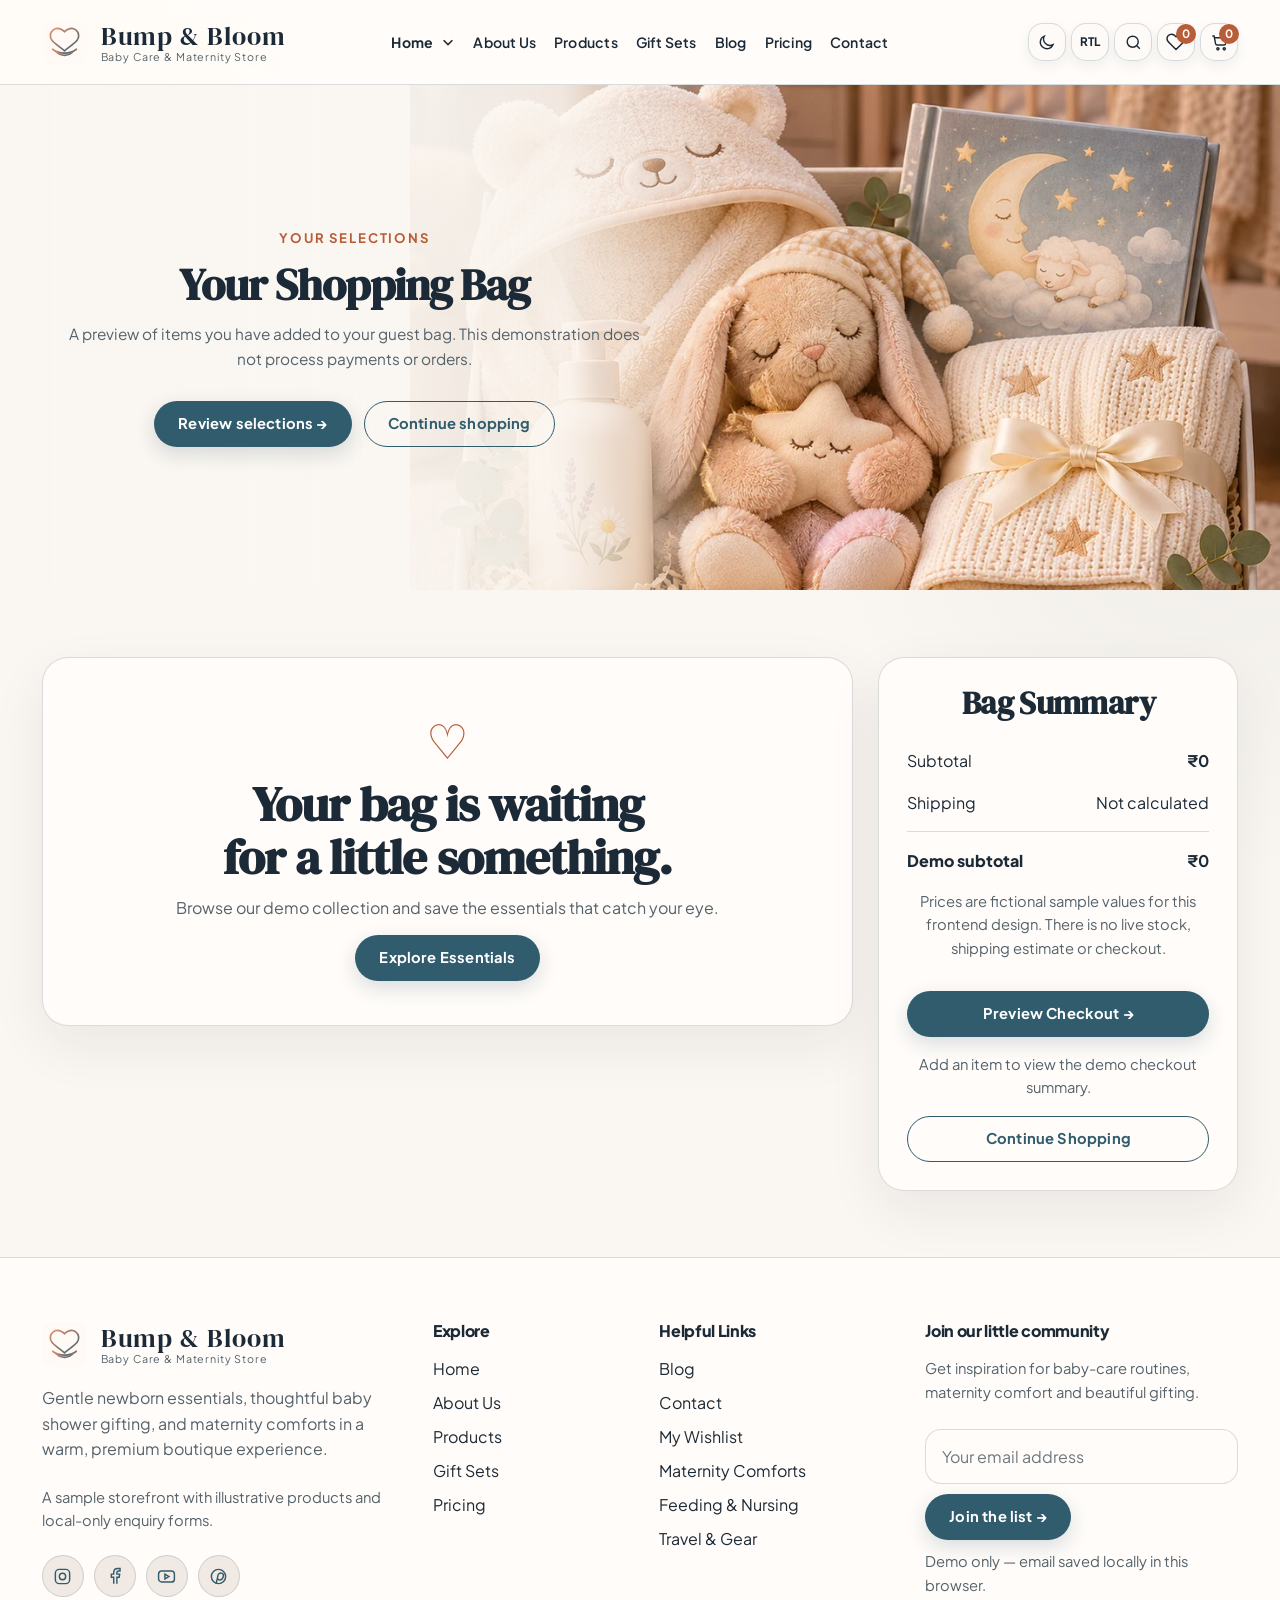
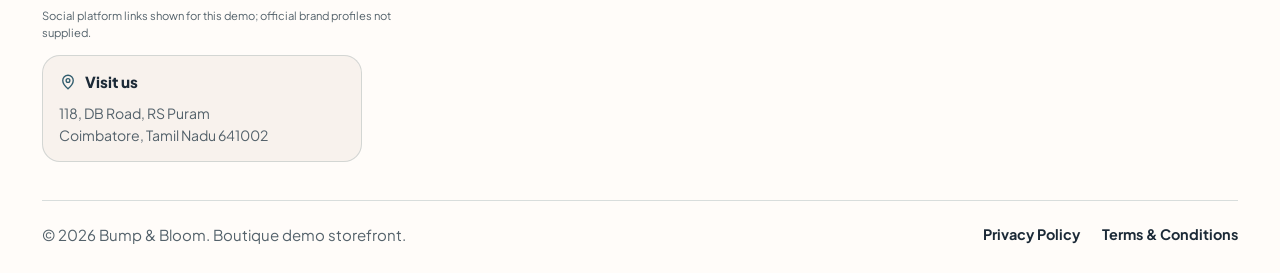
<file: Bump and Bloom/cart.html>
<!DOCTYPE html>

<html data-theme="light" dir="ltr" lang="en"><head><meta charset="utf-8"/><meta content="width=device-width,initial-scale=1" name="viewport"/><meta content="Review your demonstration shopping bag at Bump &amp; Bloom." name="description"/><title>Shopping Bag | Bump &amp; Bloom</title><link href="assets/icons/favicon.png" rel="icon"/><link href="https://fonts.googleapis.com" rel="preconnect"/><link crossorigin="" href="https://fonts.gstatic.com" rel="preconnect"/><link href="https://fonts.googleapis.com/css2?family=DM+Serif+Display:ital@0;1&amp;family=Plus+Jakarta+Sans:wght@400;500;600;700;800&amp;display=swap" rel="stylesheet"/><link href="assets/css/style.css" rel="stylesheet"/><link href="assets/css/refinement.css" rel="stylesheet"/><link href="assets/css/premium-update.css" rel="stylesheet"/><link href="assets/css/grand-alignment.css" rel="stylesheet"/><link href="assets/css/site-improvements.css" rel="stylesheet"/><link href="assets/css/final-qa.css" rel="stylesheet"/><script defer="" src="assets/js/data.js"></script><script defer="" src="assets/js/site.js"></script><script defer="" src="assets/js/cart.js"></script></head><body class="page-tint" data-page="cart"><div id="siteHeader"></div><main><section class="hero hero--inner"><div class="hero-shell"><div class="hero-grid"><div class="hero-copy"><span class="eyebrow">Your Selections</span><h1>Your Shopping Bag</h1><p class="lead">A preview of items you have added to your guest bag. This demonstration does not process payments or orders.</p><div class="button-row"><a class="btn btn-primary" href="#cartItems">Review selections →</a><a class="btn btn-outline" href="products.html">Continue shopping</a></div></div><div class="hero-visual"><img alt="Bump &amp; Bloom related collection photograph" src="assets/images/gift-bedtime.webp"/></div></div></div></section><section class="section-sm"><div class="container cart-grid"><div aria-live="polite" class="cart-items" id="cartItems"></div><aside class="card cart-summary"><h2>Bag Summary</h2><div class="spec-row"><span>Subtotal</span><strong id="subtotal">₹0</strong></div><div class="spec-row"><span>Shipping</span><span>Not calculated</span></div><div class="spec-row cart-total"><span>Demo subtotal</span><strong id="total">₹0</strong></div><p class="small">Prices are fictional sample values for this frontend design. There is no live stock, shipping estimate or checkout.</p><button class="btn btn-primary btn-block" id="previewCheckout" type="button" aria-controls="checkoutPreview" aria-expanded="false">Preview Checkout →</button><p class="small muted" id="cartStatus" role="status" aria-live="polite"></p><a class="btn btn-outline btn-block" href="products.html">Continue Shopping</a></aside></div></section><section class="section-sm" id="checkoutPreview" hidden aria-labelledby="checkoutTitle"><div class="container"><div class="card cart-preview"><span class="eyebrow">Demo Checkout Preview</span><h2 id="checkoutTitle">Review your selected essentials</h2><p>These are sample catalogue values. This is a frontend-only checkout preview — no payment, delivery charge or real order is processed.</p><div id="previewItems" class="preview-items" aria-live="polite"></div><div class="preview-grand-total"><strong>Demo subtotal</strong><strong id="previewTotal">₹0</strong></div><div class="button-row checkout-actions"><a class="btn btn-primary" href="contact.html?basket=1" id="checkoutEnquire">Enquire About These Items →</a><button type="button" class="btn btn-outline" id="closeCheckoutPreview">Back to Bag</button></div><p class="small muted">Your enquiry form will include your selected items automatically. Submission is stored locally in this browser.</p></div></div></section></main><div id="siteFooter"></div><div class="sticky-cta-mobile"><a class="btn btn-outline" href="products.html">Shop More</a><a class="btn btn-primary" href="cart.html">Your Bag</a></div></body></html>
</file>
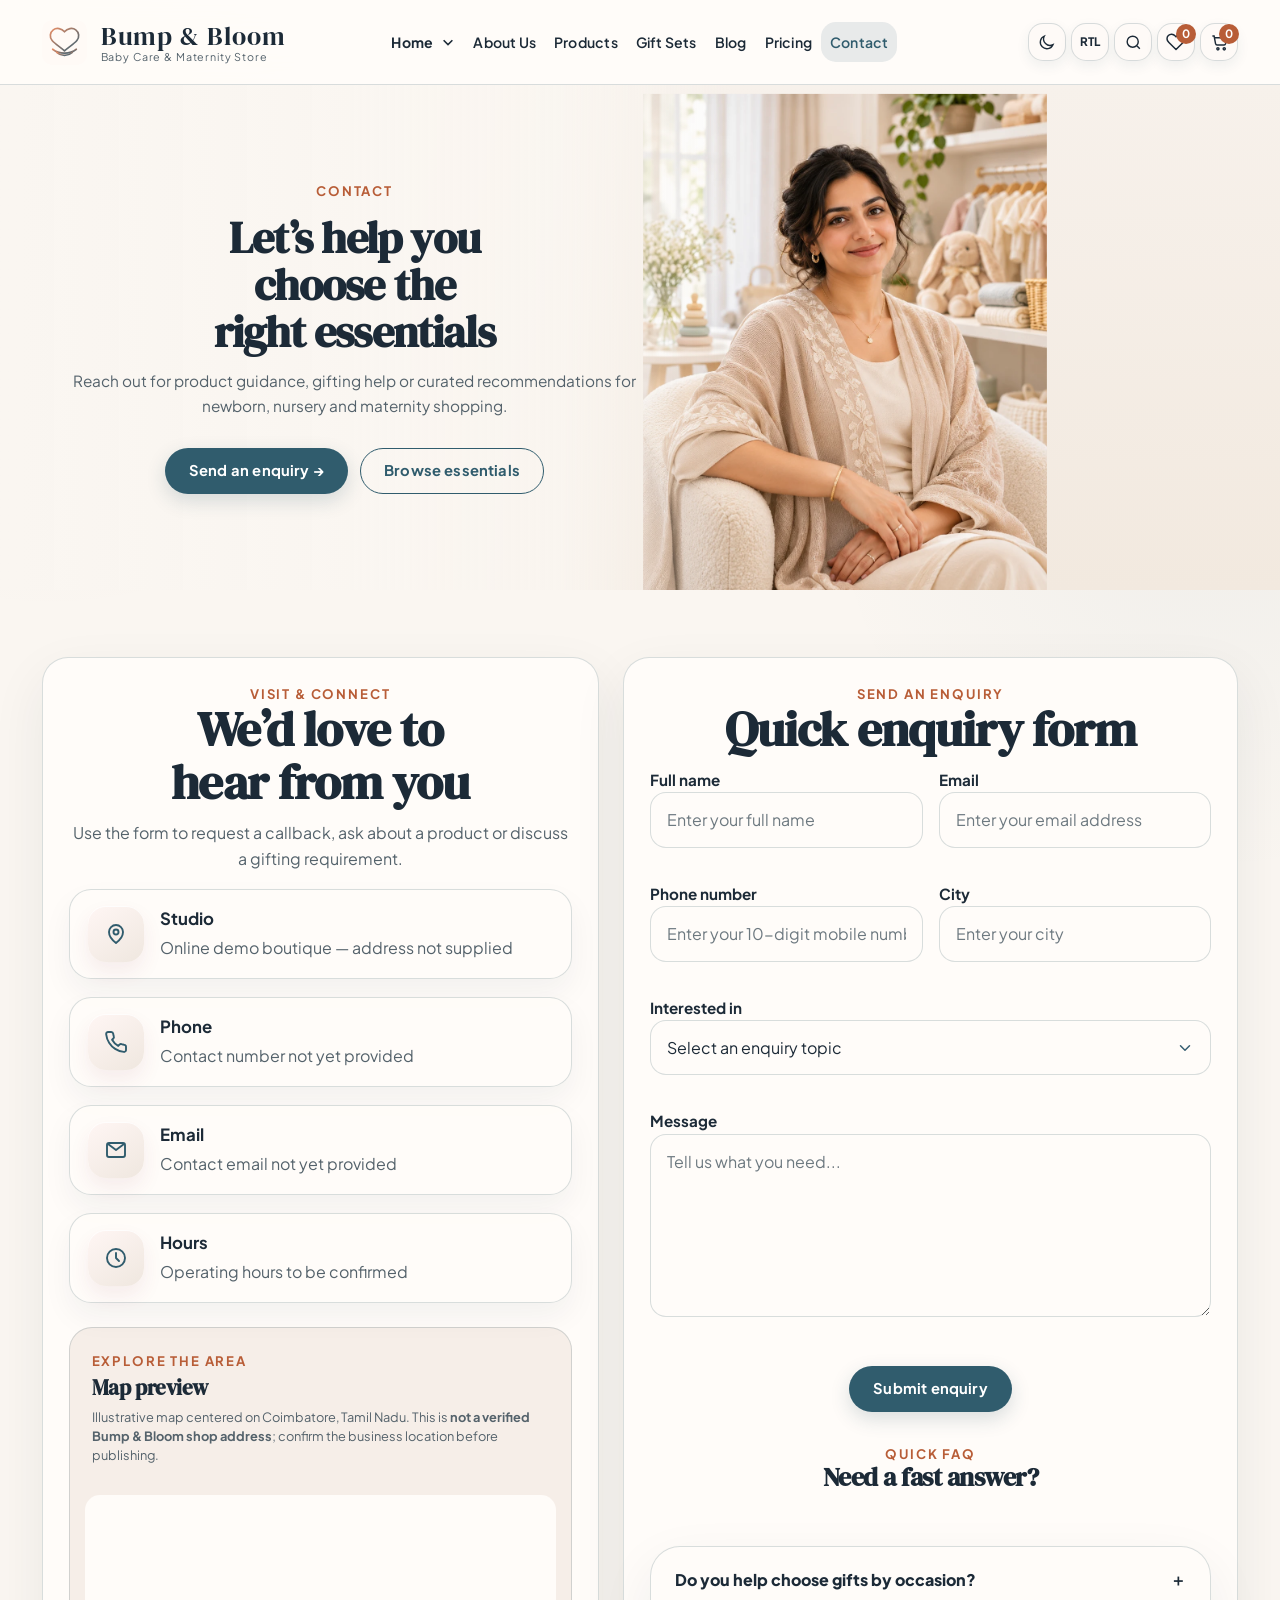
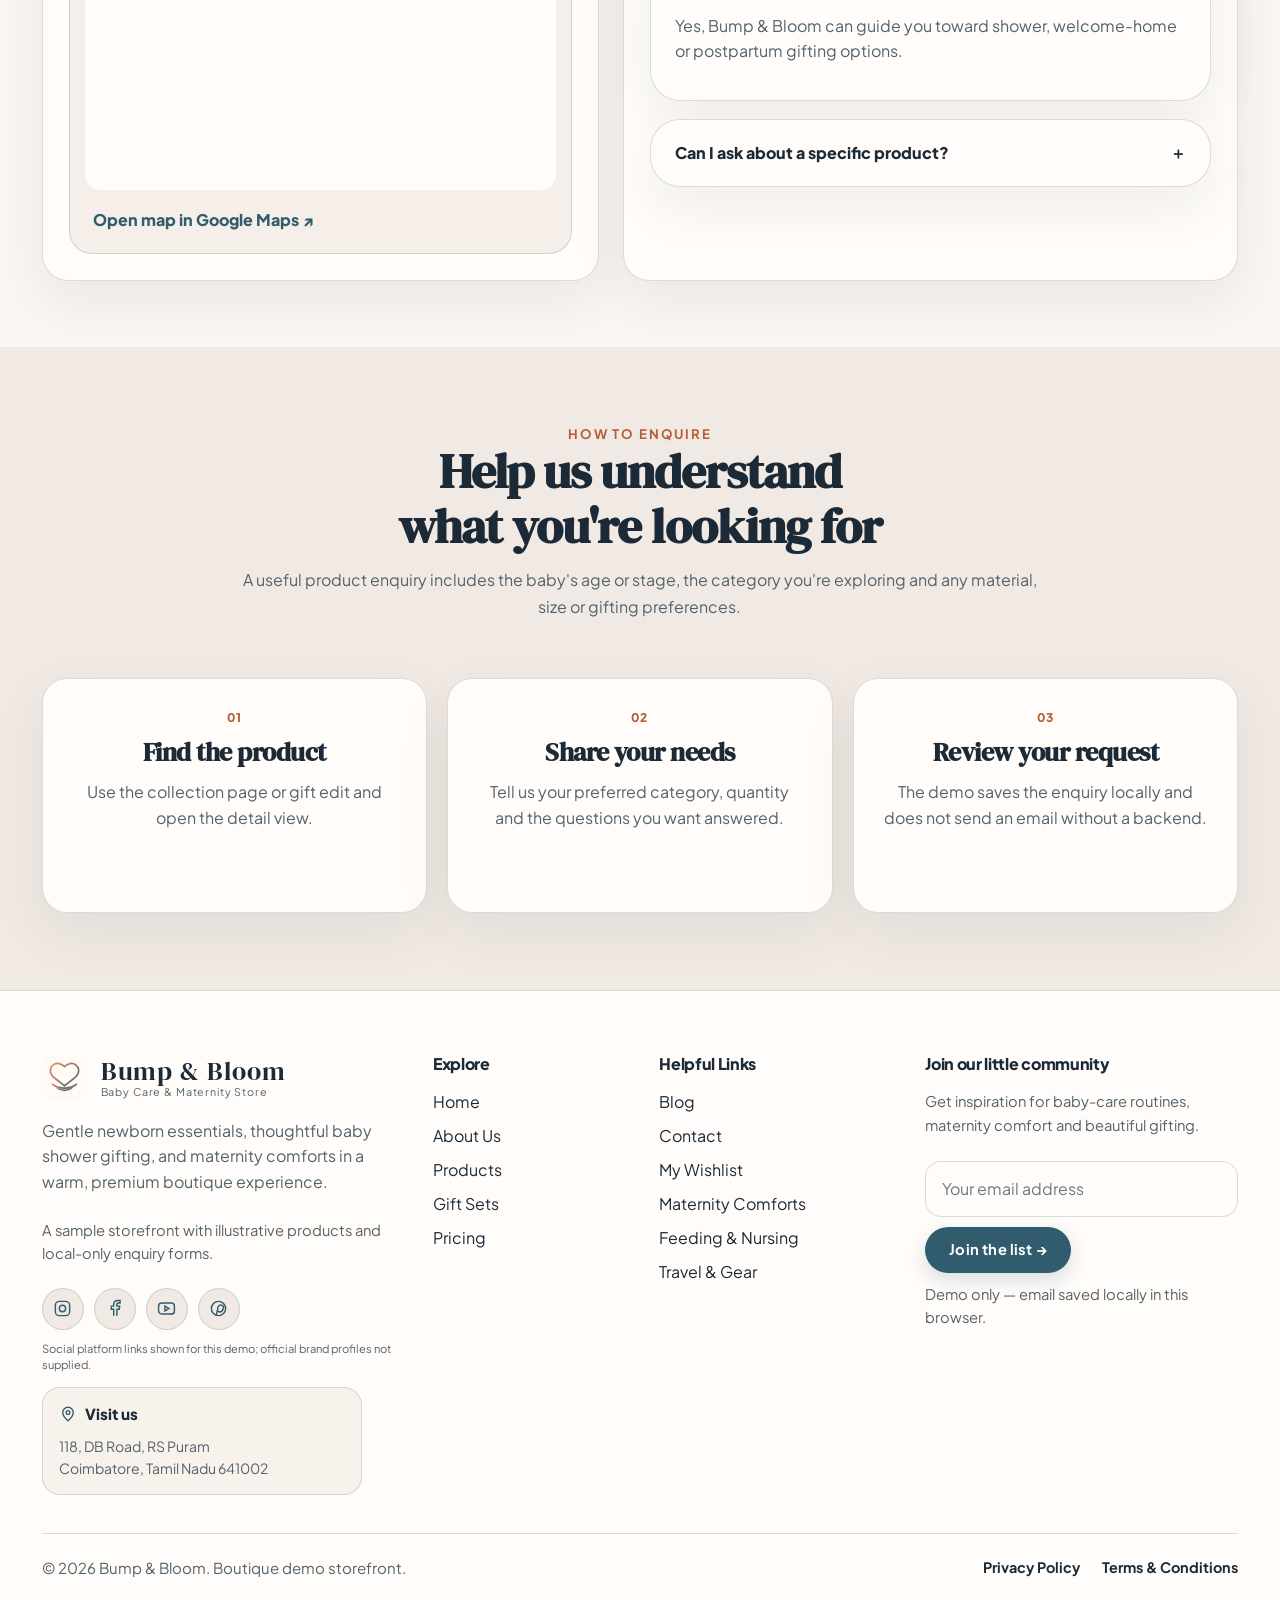
<file: Bump and Bloom/contact.html>
<!DOCTYPE html>

<html data-theme="light" dir="ltr" lang="en">
<head>
<meta charset="utf-8"/>
<meta content="width=device-width, initial-scale=1.0" name="viewport"/>
<meta content="Bump &amp; Bloom — premium baby care, maternity comforts and thoughtful gift sets." name="description"/>
<title>Contact | Bump &amp; Bloom</title>
<link href="assets/icons/favicon.png" rel="icon"/>
<link href="assets/icons/apple-touch-icon.png" rel="apple-touch-icon"/>
<link href="https://fonts.googleapis.com" rel="preconnect"/>
<link crossorigin="" href="https://fonts.gstatic.com" rel="preconnect"/>
<link href="https://fonts.googleapis.com/css2?family=DM+Serif+Display:ital@0;1&amp;family=Plus+Jakarta+Sans:wght@400;500;600;700;800&amp;display=swap" rel="stylesheet"/>
<link href="assets/css/style.css" rel="stylesheet"/>
<link href="assets/css/refinement.css" rel="stylesheet"/><link href="assets/css/premium-update.css" rel="stylesheet"/><link href="assets/css/grand-alignment.css" rel="stylesheet"/><link href="assets/css/site-improvements.css" rel="stylesheet"/><link href="assets/css/final-qa.css" rel="stylesheet"/>
<script defer="" src="assets/js/data.js"></script>
<script defer="" src="assets/js/site.js"></script>
</head>
<body class="page-tint" data-page="contact">
<div id="siteHeader"></div>
<main><section class="hero hero--inner contact-hero"><div class="hero-shell"><div class="hero-grid"><div class="hero-copy"><span class="eyebrow">Contact</span><h1>Let’s help you choose the right essentials</h1><p class="lead">Reach out for product guidance, gifting help or curated recommendations for newborn, nursery and maternity shopping.</p><div class="button-row"><a class="btn btn-primary" href="#contactForm">Send an enquiry →</a><a class="btn btn-outline" href="products.html">Browse essentials</a></div></div><div class="hero-visual hero-visual--portrait"><img alt="Boutique founder portrait in a warm nursery-inspired setting" src="assets/images/team-founder.webp"/></div></div></div></section><section class="section-sm"><div class="container contact-layout"><div class="contact-card card"><span class="eyebrow">Visit &amp; Connect</span><h2>We’d love to hear from you</h2><p>Use the form to request a callback, ask about a product or discuss a gifting requirement.</p><div class="info-list"><div class="info-item reveal"><span aria-hidden="true" class="icon-badge"><svg fill="none" stroke="currentColor" stroke-linecap="round" stroke-linejoin="round" stroke-width="1.9" viewbox="0 0 24 24"><path d="M12 21s7-5.4 7-11a7 7 0 1 0-14 0c0 5.6 7 11 7 11Z"></path><circle cx="12" cy="10" r="2.5"></circle></svg></span><div><strong>Studio</strong><p>Online demo boutique — address not supplied</p></div></div><div class="info-item reveal"><span aria-hidden="true" class="icon-badge"><svg fill="none" stroke="currentColor" stroke-linecap="round" stroke-linejoin="round" stroke-width="1.9" viewbox="0 0 24 24"><path d="M22 16.92v3a2 2 0 0 1-2.18 2 19.78 19.78 0 0 1-8.63-3.07 19.28 19.28 0 0 1-5.93-5.93A19.78 19.78 0 0 1 2.18 4.3 2 2 0 0 1 4.17 2h3a2 2 0 0 1 2 1.72c.12.91.33 1.8.63 2.66a2 2 0 0 1-.45 2.11L8.08 9.76a16 16 0 0 0 6.16 6.16l1.27-1.27a2 2 0 0 1 2.11-.45c.86.3 1.75.51 2.66.63A2 2 0 0 1 22 16.92Z"></path></svg></span><div><strong>Phone</strong><p>Contact number not yet provided</p></div></div><div class="info-item reveal"><span aria-hidden="true" class="icon-badge"><svg fill="none" stroke="currentColor" stroke-linecap="round" stroke-linejoin="round" stroke-width="1.9" viewbox="0 0 24 24"><path d="m4 6 8 6 8-6"></path><rect height="14" rx="2" ry="2" width="18" x="3" y="5"></rect></svg></span><div><strong>Email</strong><p>Contact email not yet provided</p></div></div><div class="info-item reveal"><span aria-hidden="true" class="icon-badge"><svg fill="none" stroke="currentColor" stroke-linecap="round" stroke-linejoin="round" stroke-width="1.9" viewbox="0 0 24 24"><circle cx="12" cy="12" r="9"></circle><path d="M12 7v5l3 3"></path></svg></span><div><strong>Hours</strong><p>Operating hours to be confirmed</p></div></div></div><div class="map-card mt-4"><div class="map-heading"><span class="eyebrow">Explore the area</span><h3>Map preview</h3><p>Illustrative map centered on Coimbatore, Tamil Nadu. This is <strong>not a verified Bump &amp; Bloom shop address</strong>; confirm the business location before publishing.</p></div><iframe allowfullscreen="" class="location-map" loading="lazy" referrerpolicy="no-referrer-when-downgrade" src="https://www.google.com/maps?q=Coimbatore%2C%20Tamil%20Nadu%2C%20India&amp;output=embed" title="Google Maps preview of central Coimbatore, not a verified store location"></iframe><a class="text-link map-external" href="https://www.google.com/maps/search/?api=1&amp;query=Coimbatore%2C%20Tamil%20Nadu" rel="noopener noreferrer" target="_blank">Open map in Google Maps ↗</a></div></div><div class="contact-card card"><span class="eyebrow">Send an Enquiry</span><h2>Quick enquiry form</h2><form id="contactForm" novalidate=""><div class="form-grid"><div><label for="name">Full name</label><input class="input" id="name" placeholder="Enter your full name" required="" type="text"/><div class="error" id="nameError"></div></div><div><label for="email">Email</label><input class="input" id="email" placeholder="Enter your email address" required="" type="email"/><div class="error" id="emailError"></div></div><div><label for="phone">Phone number</label><input class="input" id="phone" inputmode="numeric" placeholder="Enter your 10-digit mobile number" required="" type="tel"/><div class="error" id="phoneError"></div></div><div><label for="city">City</label><input class="input" id="city" placeholder="Enter your city" required="" type="text"/><div class="error" id="cityError"></div></div><div class="full"><label for="interest">Interested in</label><select class="select" id="interest" required=""><option value="">Select an enquiry topic</option><option>Product enquiry</option><option>Gift set enquiry</option><option>Maternity recommendations</option><option>Baby shower gifting</option><option>General support</option></select><div class="error" id="interestError"></div></div><div class="full"><label for="message">Message</label><textarea class="input" id="message" placeholder="Tell us what you need..." required="" rows="6"></textarea><div class="error" id="messageError"></div></div></div><div class="button-row"><button class="btn btn-primary" type="submit">Submit enquiry</button></div><p class="small muted mt-3" id="formStatus"></p></form><div class="mt-5"><div class="section-head"><span class="eyebrow">Quick FAQ</span><h3 style="font-size:1.6rem">Need a fast answer?</h3></div><div class="faq-grid"><article class="faq-item open"><button class="faq-question" type="button">Do you help choose gifts by occasion? <span>＋</span></button><div class="faq-answer"><p>Yes, Bump &amp; Bloom can guide you toward shower, welcome-home or postpartum gifting options.</p></div></article><article class="faq-item"><button class="faq-question" type="button">Can I ask about a specific product? <span>＋</span></button><div class="faq-answer"><p>Absolutely — the form accepts product-linked enquiries directly from product and gift pages.</p></div></article></div></div></div></div></section><section class="section feature-notes"><div class="container"><div class="section-head center"><span class="eyebrow">How to enquire</span><h2>Help us understand what you're looking for</h2><p>A useful product enquiry includes the baby's age or stage, the category you're exploring and any material, size or gifting preferences.</p></div><div class="advice-grid"><article class="advice-card"><span class="advice-num">01</span><h3>Find the product</h3><p>Use the collection page or gift edit and open the detail view.</p></article><article class="advice-card"><span class="advice-num">02</span><h3>Share your needs</h3><p>Tell us your preferred category, quantity and the questions you want answered.</p></article><article class="advice-card"><span class="advice-num">03</span><h3>Review your request</h3><p>The demo saves the enquiry locally and does not send an email without a backend.</p></article></div></div></section></main>
<div id="siteFooter"></div>
<div class="sticky-cta-mobile"><a class="btn btn-outline" href="contact.html">Contact</a><a class="btn btn-primary" href="products.html">Shop Now</a></div>
</body>
</html>
</file>
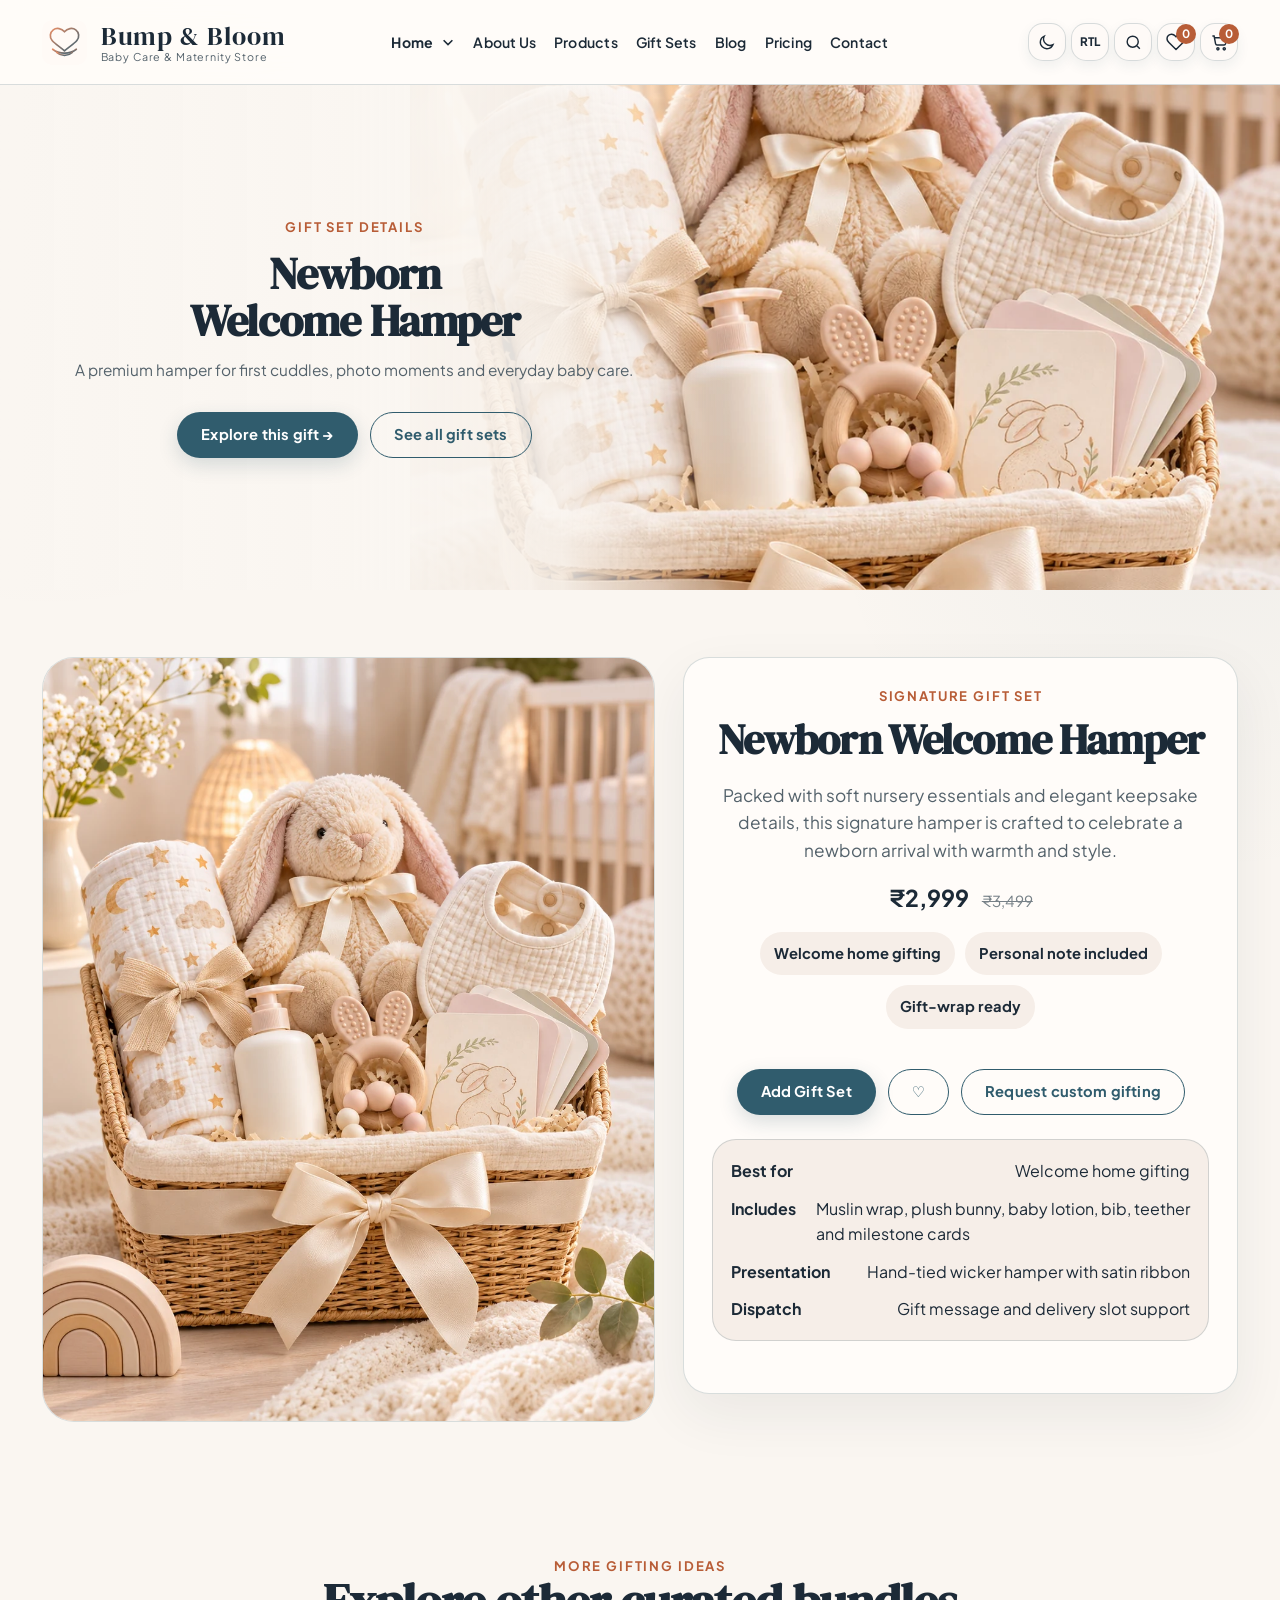
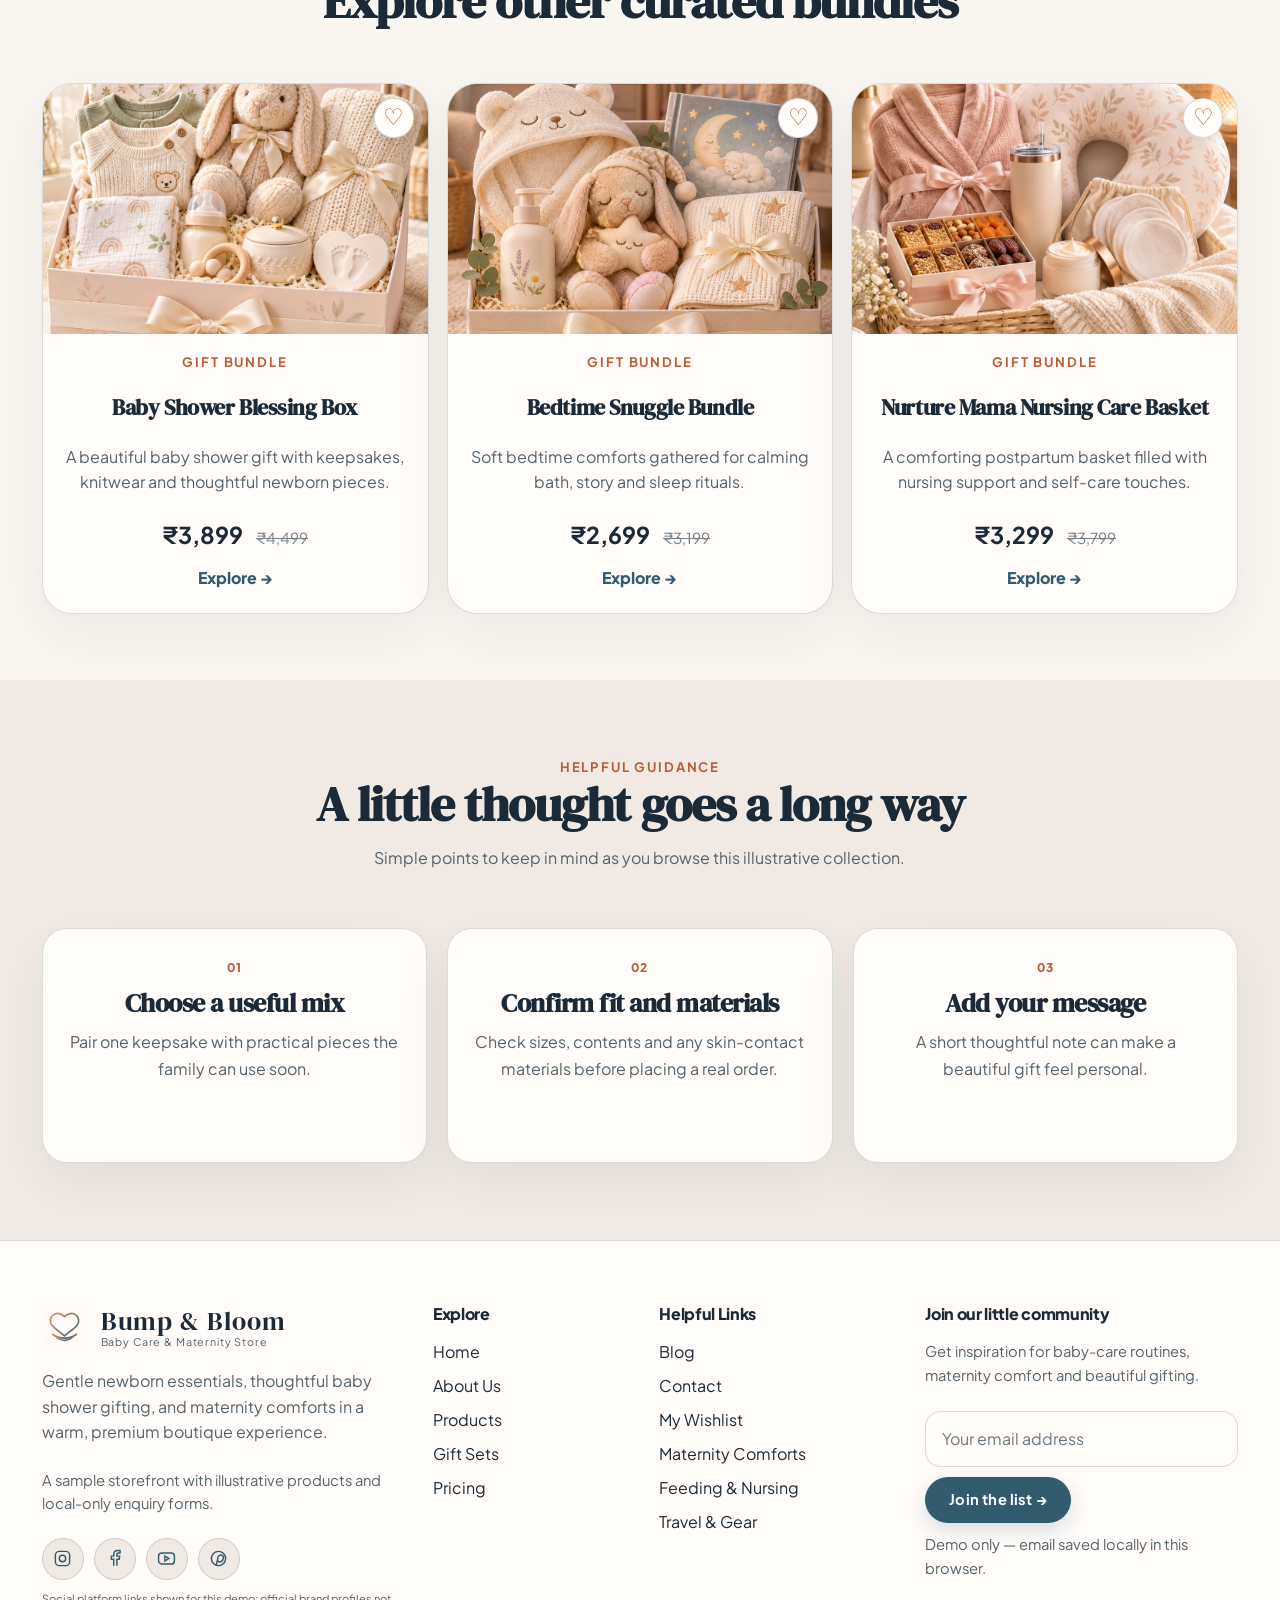
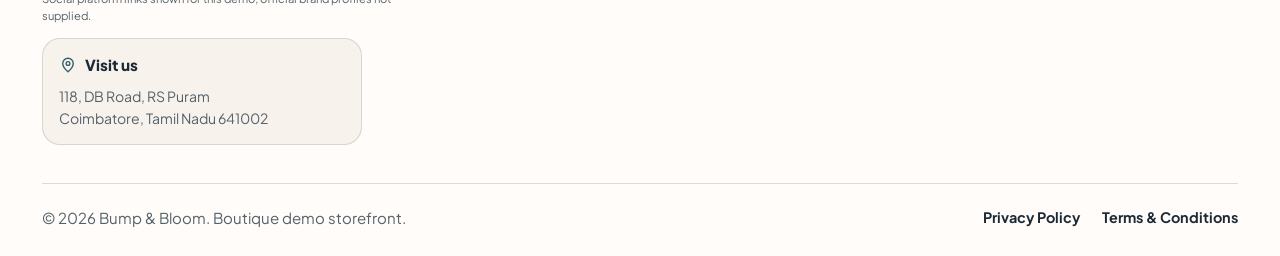
<file: Bump and Bloom/gift-details.html>
<!DOCTYPE html>

<html data-theme="light" dir="ltr" lang="en">
<head>
<meta charset="utf-8"/>
<meta content="width=device-width, initial-scale=1.0" name="viewport"/>
<meta content="Bump &amp; Bloom — premium baby care, maternity comforts and thoughtful gift sets." name="description"/>
<title>Gift Details | Bump &amp; Bloom</title>
<link href="assets/icons/favicon.png" rel="icon"/>
<link href="assets/icons/apple-touch-icon.png" rel="apple-touch-icon"/>
<link href="https://fonts.googleapis.com" rel="preconnect"/>
<link crossorigin="" href="https://fonts.gstatic.com" rel="preconnect"/>
<link href="https://fonts.googleapis.com/css2?family=DM+Serif+Display:ital@0;1&amp;family=Plus+Jakarta+Sans:wght@400;500;600;700;800&amp;display=swap" rel="stylesheet"/>
<link href="assets/css/style.css" rel="stylesheet"/>
<link href="assets/css/refinement.css" rel="stylesheet"/><link href="assets/css/premium-update.css" rel="stylesheet"/><link href="assets/css/grand-alignment.css" rel="stylesheet"/><link href="assets/css/site-improvements.css" rel="stylesheet"/><link href="assets/css/final-qa.css" rel="stylesheet"/>
<script defer="" src="assets/js/data.js"></script>
<script defer="" src="assets/js/site.js"></script>
</head>
<body class="page-tint" data-page="gift-detail">
<div id="siteHeader"></div>
<main><section class="hero hero--inner"><div class="hero-shell"><div class="hero-grid"><div class="hero-copy"><span class="eyebrow">Gift Set Details</span><h1 id="giftHeading">Signature Gift Set</h1><p class="lead">A thoughtful gift edit for celebrating families and welcoming new beginnings.</p><div class="button-row"><a class="btn btn-primary" href="#giftDetail">Explore this gift →</a><a class="btn btn-outline" href="gift-sets.html">See all gift sets</a></div></div><div class="hero-visual"><img alt="Bump &amp; Bloom related collection photograph" src="assets/images/gift-newborn.webp"/></div></div></div></section><section class="section-sm"><div class="container detail-wrap" id="giftDetail"></div></section><section class="section-sm"><div class="container"><div class="section-head"><span class="eyebrow">More gifting ideas</span><h2>Explore other curated bundles</h2></div><div class="gift-grid" id="relatedGifts"></div></div></section><section class="section feature-notes"><div class="container"><div class="section-head center"><span class="eyebrow">Helpful guidance</span><h2>A little thought goes a long way</h2><p>Simple points to keep in mind as you browse this illustrative collection.</p></div><div class="advice-grid"><article class="advice-card"><span class="advice-num">01</span><h3>Choose a useful mix</h3><p>Pair one keepsake with practical pieces the family can use soon.</p></article><article class="advice-card"><span class="advice-num">02</span><h3>Confirm fit and materials</h3><p>Check sizes, contents and any skin-contact materials before placing a real order.</p></article><article class="advice-card"><span class="advice-num">03</span><h3>Add your message</h3><p>A short thoughtful note can make a beautiful gift feel personal.</p></article></div></div></section></main>
<div id="siteFooter"></div>
<div class="sticky-cta-mobile"><a class="btn btn-outline" href="contact.html">Contact</a><a class="btn btn-primary" href="products.html">Shop Now</a></div>
</body>
</html>
</file>
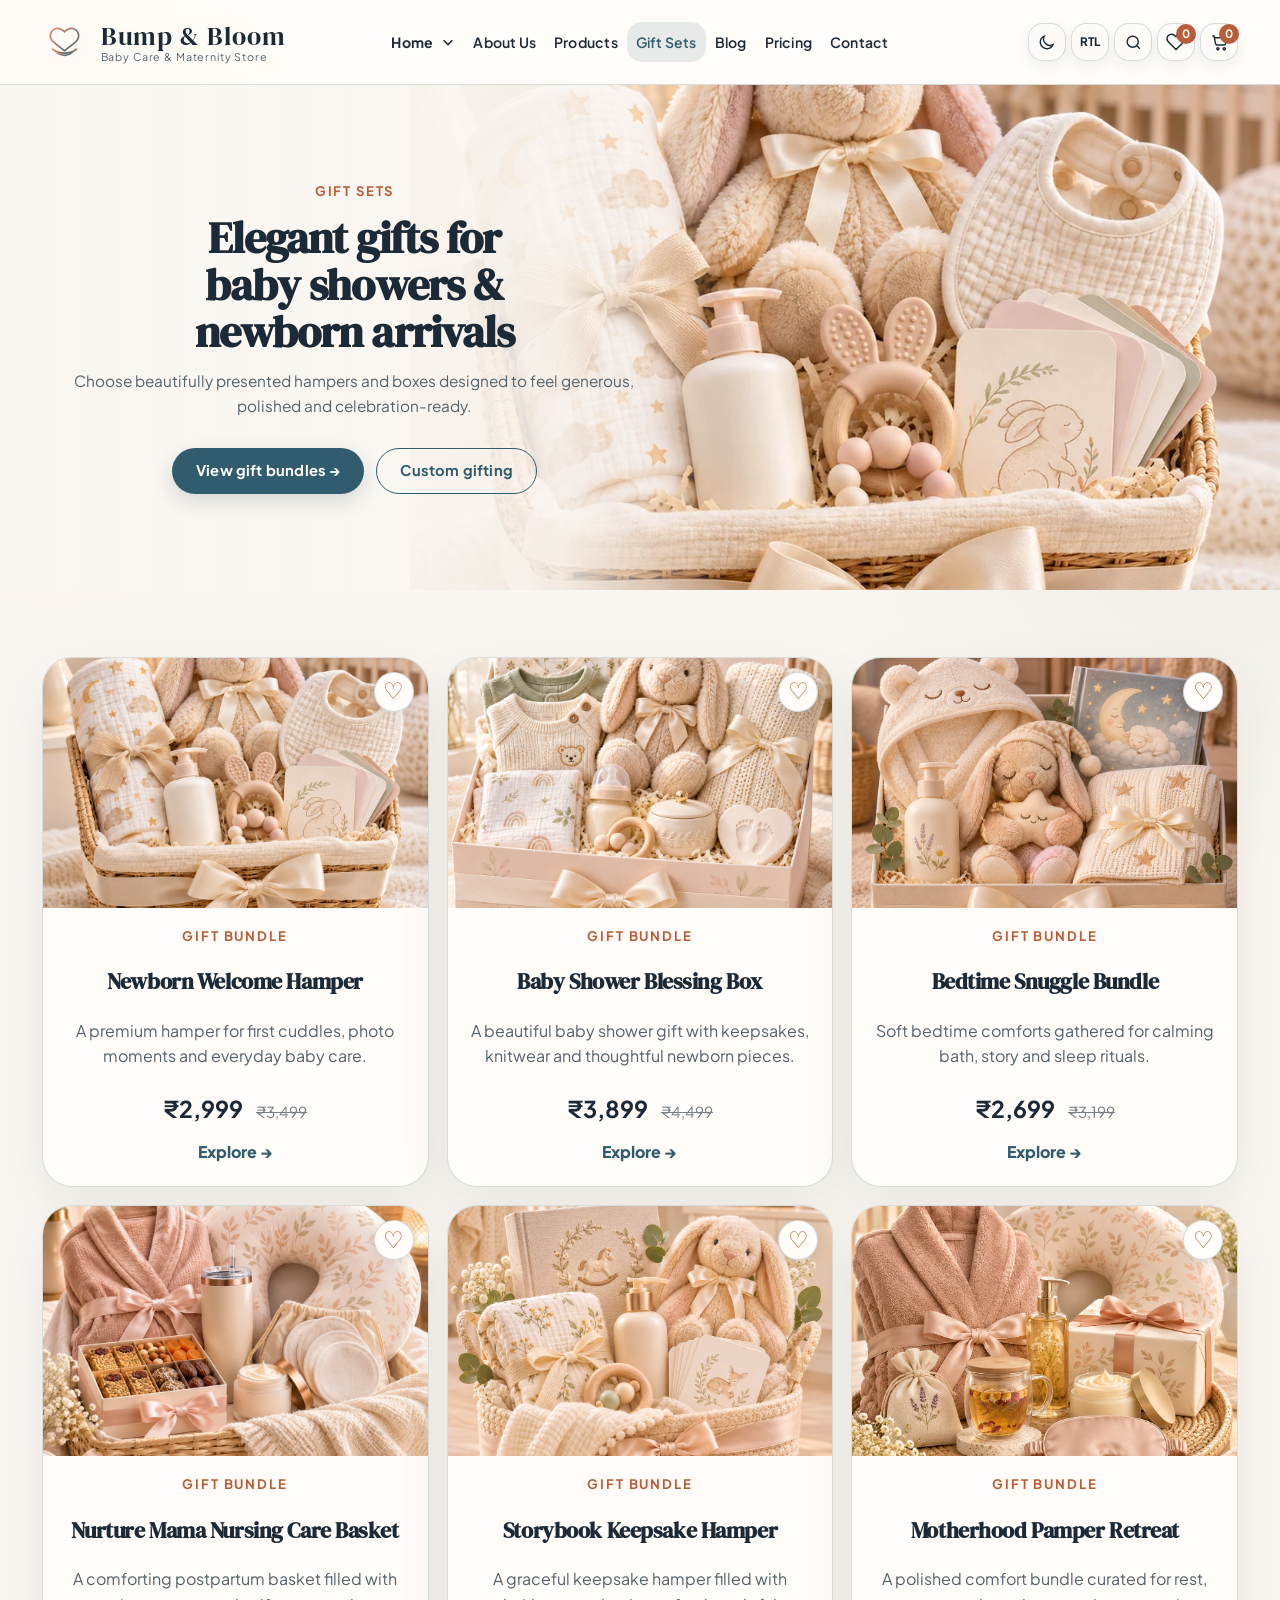
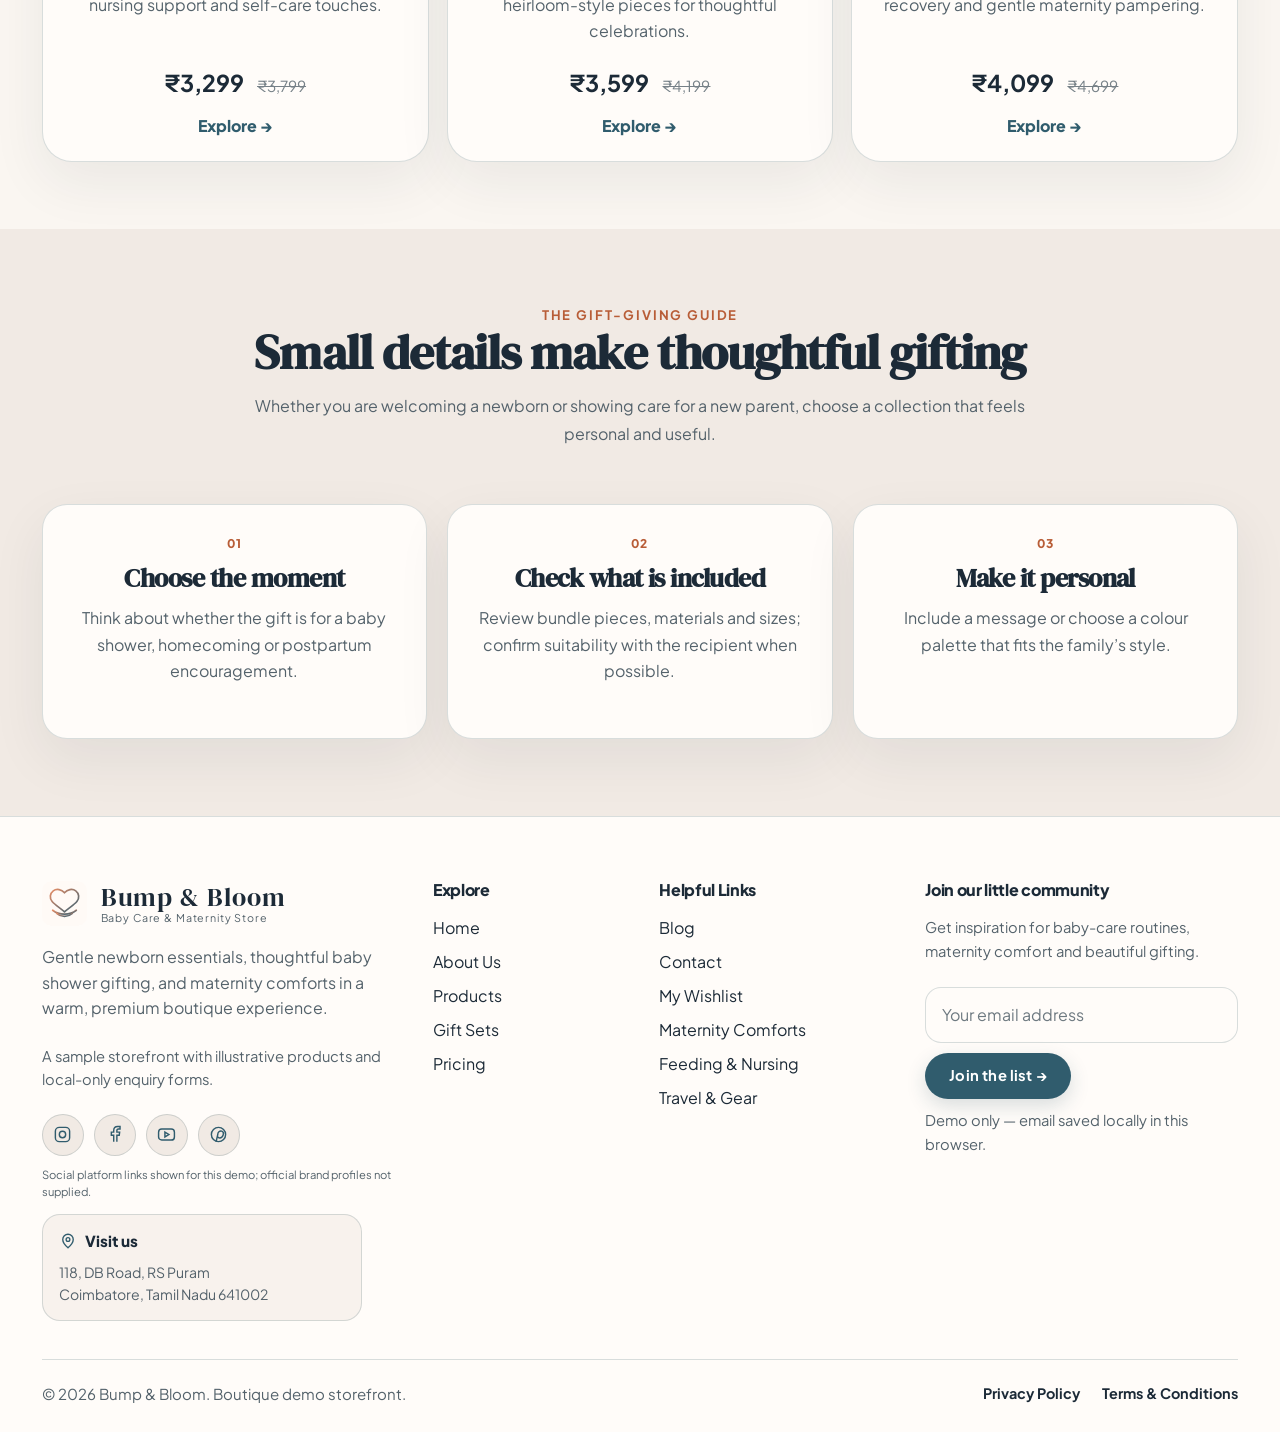
<file: Bump and Bloom/gift-sets.html>
<!DOCTYPE html>

<html data-theme="light" dir="ltr" lang="en">
<head>
<meta charset="utf-8"/>
<meta content="width=device-width, initial-scale=1.0" name="viewport"/>
<meta content="Bump &amp; Bloom — premium baby care, maternity comforts and thoughtful gift sets." name="description"/>
<title>Gift Sets | Bump &amp; Bloom</title>
<link href="assets/icons/favicon.png" rel="icon"/>
<link href="assets/icons/apple-touch-icon.png" rel="apple-touch-icon"/>
<link href="https://fonts.googleapis.com" rel="preconnect"/>
<link crossorigin="" href="https://fonts.gstatic.com" rel="preconnect"/>
<link href="https://fonts.googleapis.com/css2?family=DM+Serif+Display:ital@0;1&amp;family=Plus+Jakarta+Sans:wght@400;500;600;700;800&amp;display=swap" rel="stylesheet"/>
<link href="assets/css/style.css" rel="stylesheet"/>
<link href="assets/css/refinement.css" rel="stylesheet"/><link href="assets/css/premium-update.css" rel="stylesheet"/><link href="assets/css/grand-alignment.css" rel="stylesheet"/><link href="assets/css/site-improvements.css" rel="stylesheet"/><link href="assets/css/final-qa.css" rel="stylesheet"/>
<script defer="" src="assets/js/data.js"></script>
<script defer="" src="assets/js/site.js"></script>
</head>
<body class="page-tint" data-page="gifts">
<div id="siteHeader"></div>
<main><section class="hero hero--inner"><div class="hero-shell"><div class="hero-grid"><div class="hero-copy"><span class="eyebrow">Gift Sets</span><h1>Elegant gifts for baby showers &amp; newborn arrivals</h1><p class="lead">Choose beautifully presented hampers and boxes designed to feel generous, polished and celebration-ready.</p><div class="button-row"><a class="btn btn-primary" href="#giftGrid">View gift bundles →</a><a class="btn btn-outline" href="contact.html">Custom gifting</a></div></div><div class="hero-visual"><img alt="Luxury newborn gift hamper with bunny and baby essentials" src="assets/images/gift-newborn.webp"/></div></div></div></section><section class="section-sm"><div class="container"><div class="gift-grid" id="giftGrid"></div></div></section><section class="section feature-notes"><div class="container"><div class="section-head center"><span class="eyebrow">The gift-giving guide</span><h2>Small details make thoughtful gifting</h2><p>Whether you are welcoming a newborn or showing care for a new parent, choose a collection that feels personal and useful.</p></div><div class="advice-grid"><article class="advice-card"><span class="advice-num">01</span><h3>Choose the moment</h3><p>Think about whether the gift is for a baby shower, homecoming or postpartum encouragement.</p></article><article class="advice-card"><span class="advice-num">02</span><h3>Check what is included</h3><p>Review bundle pieces, materials and sizes; confirm suitability with the recipient when possible.</p></article><article class="advice-card"><span class="advice-num">03</span><h3>Make it personal</h3><p>Include a message or choose a colour palette that fits the family’s style.</p></article></div></div></section></main>
<div id="siteFooter"></div>
<div class="sticky-cta-mobile"><a class="btn btn-outline" href="contact.html">Contact</a><a class="btn btn-primary" href="products.html">Shop Now</a></div>
</body>
</html>
</file>
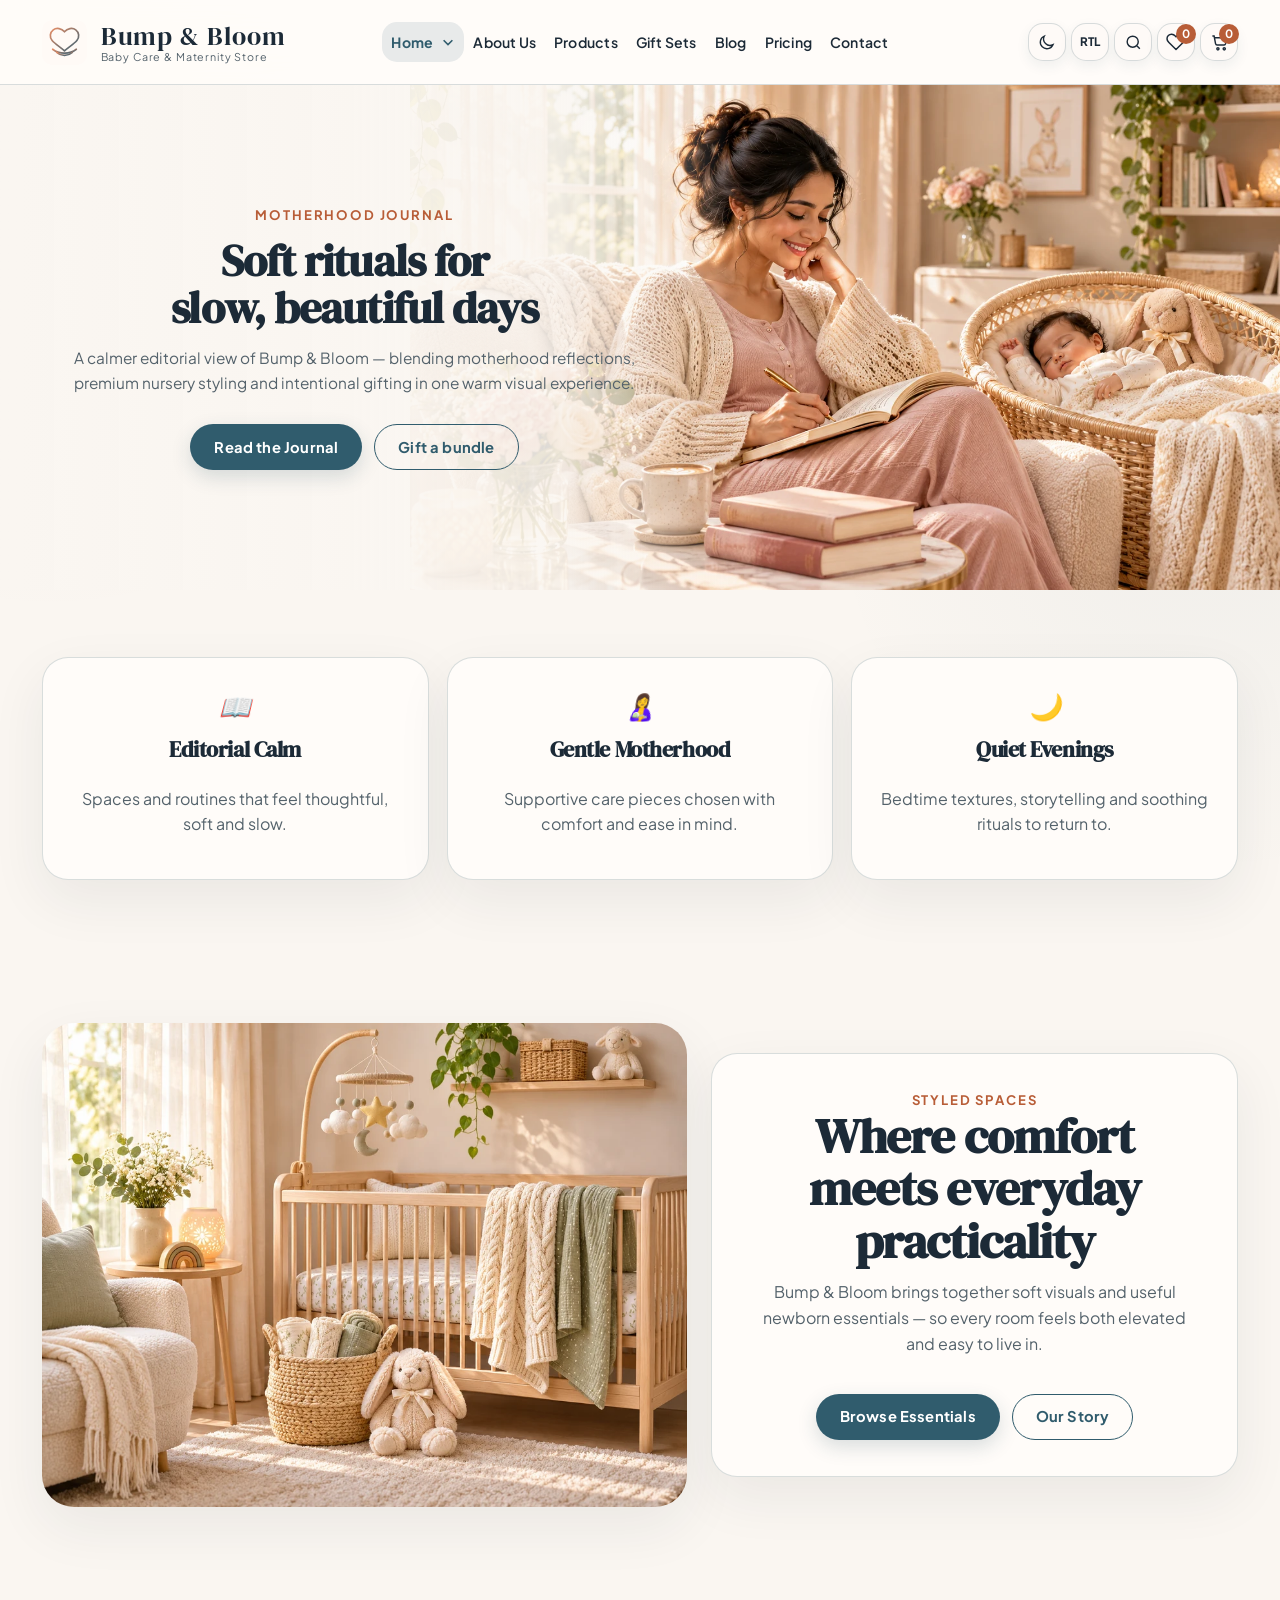
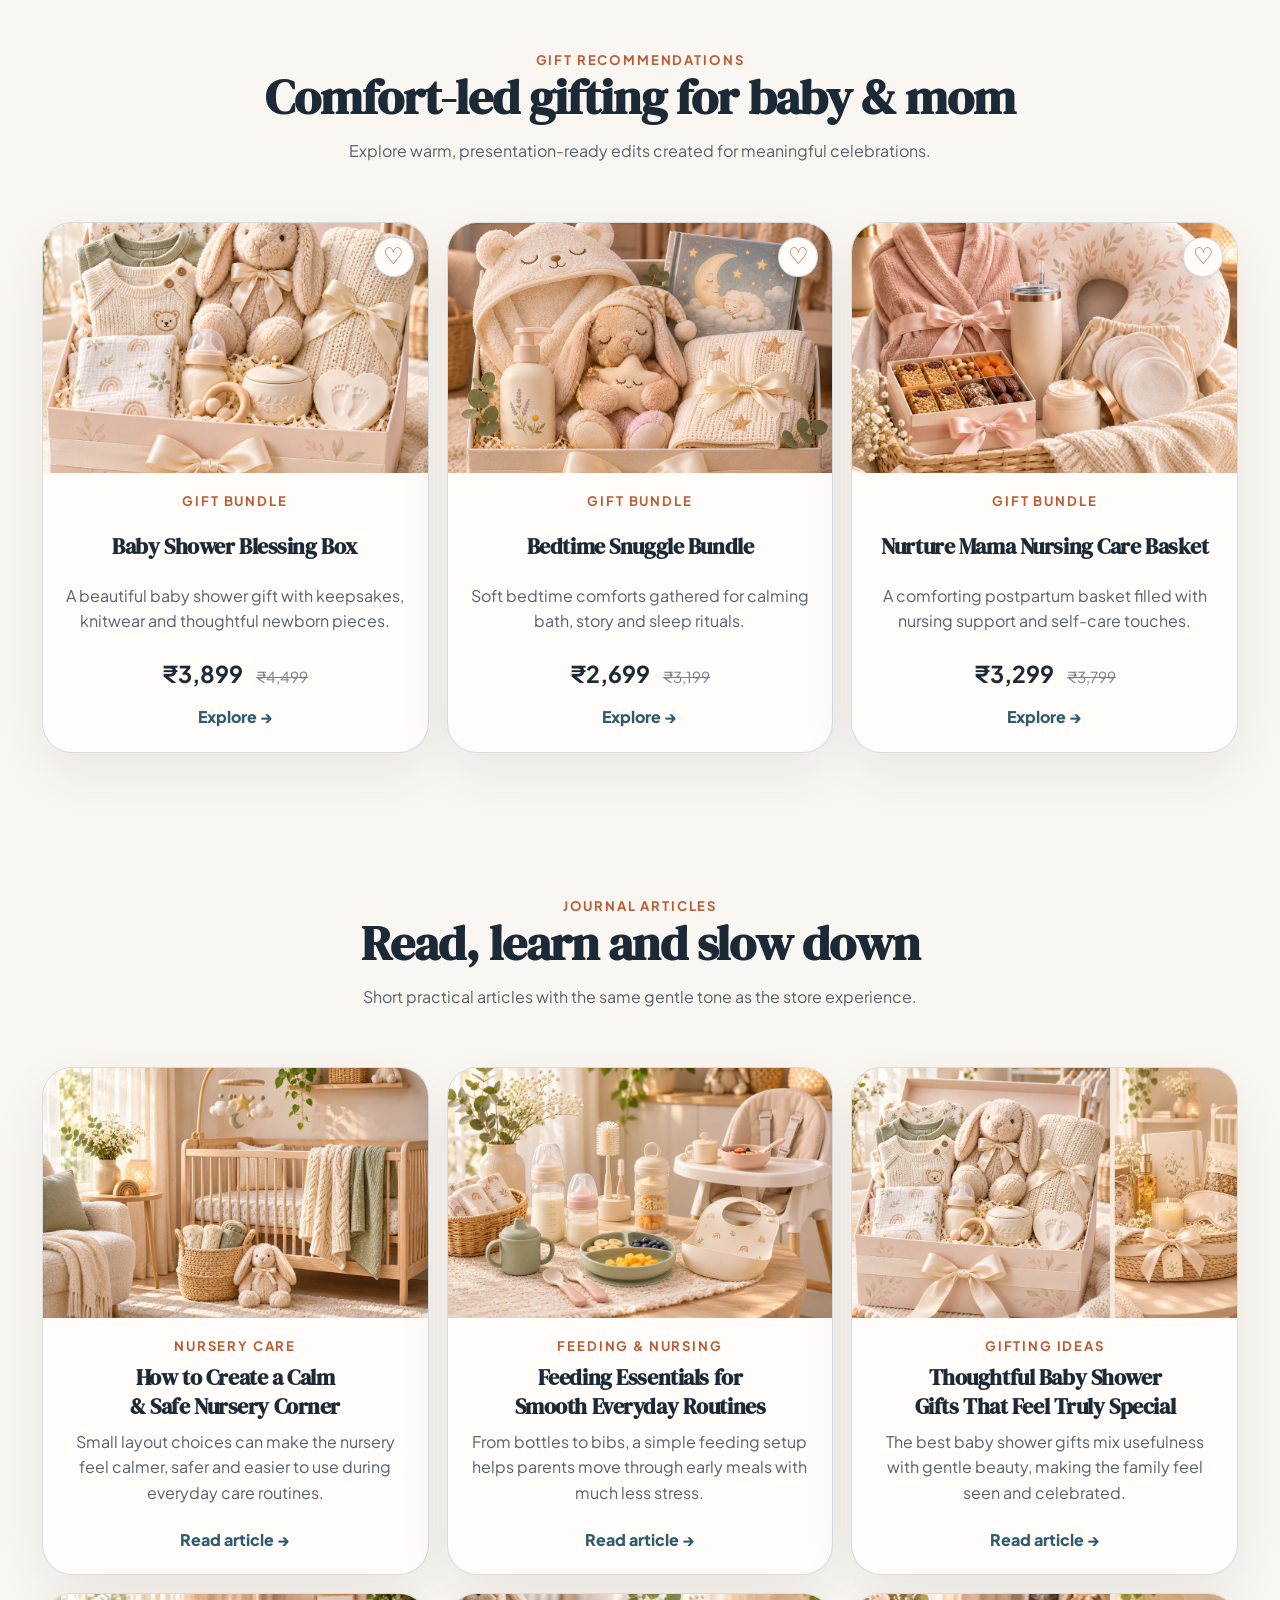
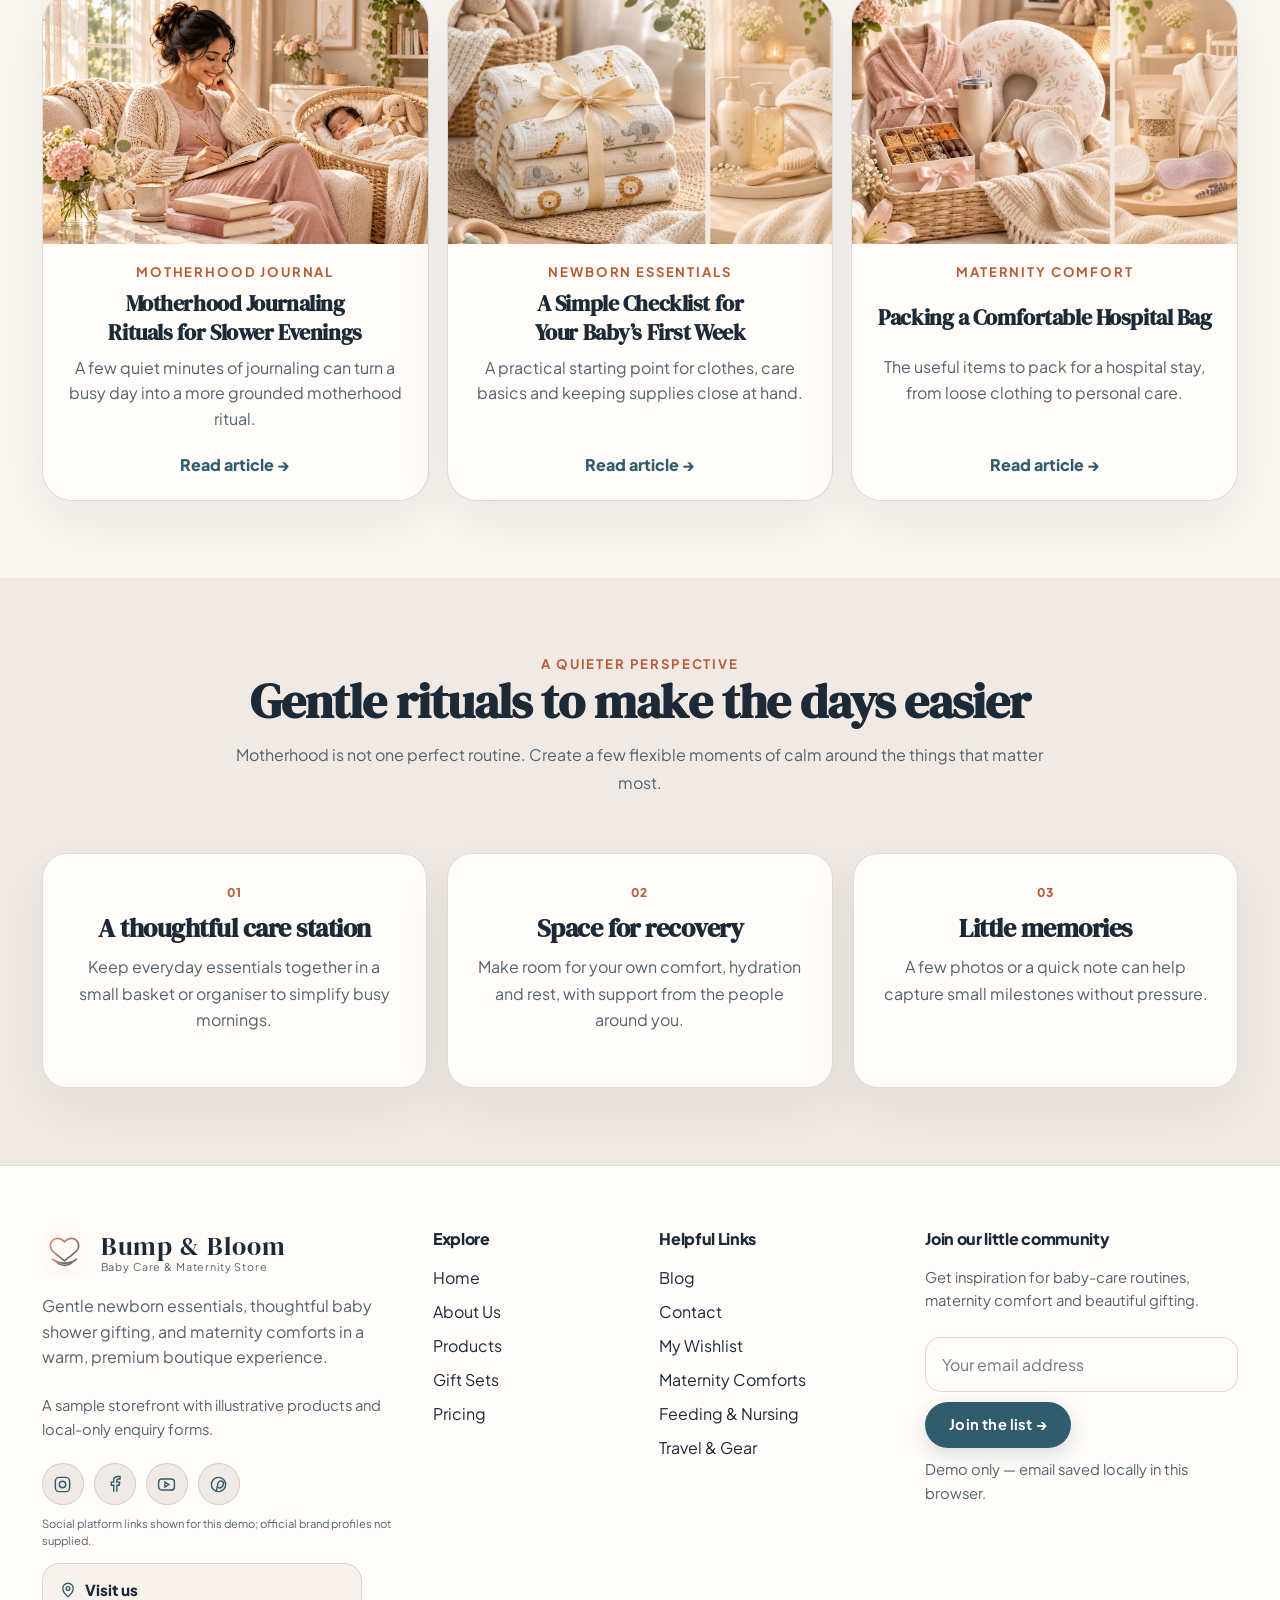
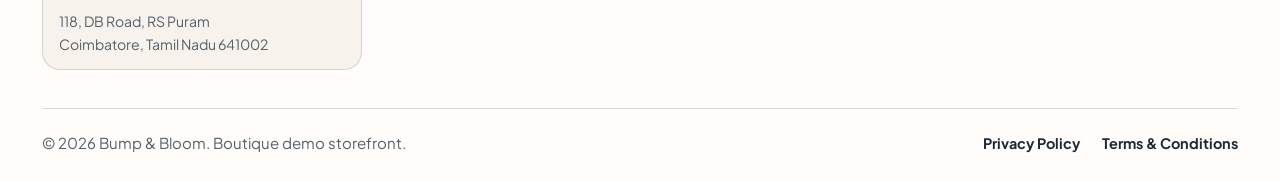
<file: Bump and Bloom/home-2.html>
<!DOCTYPE html>

<html data-theme="light" dir="ltr" lang="en">
<head>
<meta charset="utf-8"/>
<meta content="width=device-width, initial-scale=1.0" name="viewport"/>
<meta content="Bump &amp; Bloom — premium baby care, maternity comforts and thoughtful gift sets." name="description"/>
<title>Bump &amp; Bloom | Motherhood Journal</title>
<link href="assets/icons/favicon.png" rel="icon"/>
<link href="assets/icons/apple-touch-icon.png" rel="apple-touch-icon"/>
<link href="https://fonts.googleapis.com" rel="preconnect"/>
<link crossorigin="" href="https://fonts.gstatic.com" rel="preconnect"/>
<link href="https://fonts.googleapis.com/css2?family=DM+Serif+Display:ital@0;1&amp;family=Plus+Jakarta+Sans:wght@400;500;600;700;800&amp;display=swap" rel="stylesheet"/>
<link href="assets/css/style.css" rel="stylesheet"/>
<link href="assets/css/refinement.css" rel="stylesheet"/><link href="assets/css/premium-update.css" rel="stylesheet"/><link href="assets/css/grand-alignment.css" rel="stylesheet"/><link href="assets/css/site-improvements.css" rel="stylesheet"/><link href="assets/css/final-qa.css" rel="stylesheet"/>
<script defer="" src="assets/js/data.js"></script>
<script defer="" src="assets/js/site.js"></script>
</head>
<body class="page-tint" data-page="home2">
<div id="siteHeader"></div>
<main><section class="hero hero--inner"><div class="hero-shell"><div class="hero-grid"><div class="hero-copy"><span class="eyebrow">Motherhood Journal</span><h1>Soft rituals for slow, beautiful days</h1><p class="lead">A calmer editorial view of Bump &amp; Bloom — blending motherhood reflections, premium nursery styling and intentional gifting in one warm visual experience.</p><div class="button-row"><a class="btn btn-primary" href="blog.html">Read the Journal</a><a class="btn btn-outline" href="gift-sets.html">Gift a bundle</a></div></div><div class="hero-visual"><img alt="Mother writing in a journal while baby sleeps nearby" src="assets/images/hero-editorial.webp"/></div></div></div></section><section class="section-sm"><div class="container highlight-grid"><article class="highlight-card card reveal"><i>📖</i><h3>Editorial Calm</h3><p>Spaces and routines that feel thoughtful, soft and slow.</p></article><article class="highlight-card card reveal"><i>🤱</i><h3>Gentle Motherhood</h3><p>Supportive care pieces chosen with comfort and ease in mind.</p></article><article class="highlight-card card reveal"><i>🌙</i><h3>Quiet Evenings</h3><p>Bedtime textures, storytelling and soothing rituals to return to.</p></article></div></section><section class="section"><div class="container split-banner"><div class="banner-image reveal"><img alt="Warm natural nursery corner with crib and soft décor" src="assets/images/blog-nursery.webp"/></div><div class="card banner-copy reveal"><span class="eyebrow">Styled Spaces</span><h2>Where comfort meets everyday practicality</h2><p>Bump &amp; Bloom brings together soft visuals and useful newborn essentials — so every room feels both elevated and easy to live in.</p><div class="button-row"><a class="btn btn-primary" href="products.html">Browse Essentials</a><a class="btn btn-outline" href="about.html">Our Story</a></div></div></div></section><section class="section-sm"><div class="container"><div class="section-head center"><span class="eyebrow">Gift Recommendations</span><h2>Comfort-led gifting for baby &amp; mom</h2><p>Explore warm, presentation-ready edits created for meaningful celebrations.</p></div><div class="gift-grid" id="journalGiftCards"></div></div></section><section class="section"><div class="container"><div class="section-head center"><span class="eyebrow">Journal Articles</span><h2>Read, learn and slow down</h2><p>Short practical articles with the same gentle tone as the store experience.</p></div><div class="article-grid" id="journalArticles"></div></div></section><section class="section feature-notes"><div class="container"><div class="section-head center"><span class="eyebrow">A quieter perspective</span><h2>Gentle rituals to make the days easier</h2><p>Motherhood is not one perfect routine. Create a few flexible moments of calm around the things that matter most.</p></div><div class="advice-grid"><article class="advice-card"><span class="advice-num">01</span><h3>A thoughtful care station</h3><p>Keep everyday essentials together in a small basket or organiser to simplify busy mornings.</p></article><article class="advice-card"><span class="advice-num">02</span><h3>Space for recovery</h3><p>Make room for your own comfort, hydration and rest, with support from the people around you.</p></article><article class="advice-card"><span class="advice-num">03</span><h3>Little memories</h3><p>A few photos or a quick note can help capture small milestones without pressure.</p></article></div></div></section></main>
<div id="siteFooter"></div>
<div class="sticky-cta-mobile"><a class="btn btn-outline" href="contact.html">Contact</a><a class="btn btn-primary" href="products.html">Shop Now</a></div>
</body>
</html>
</file>
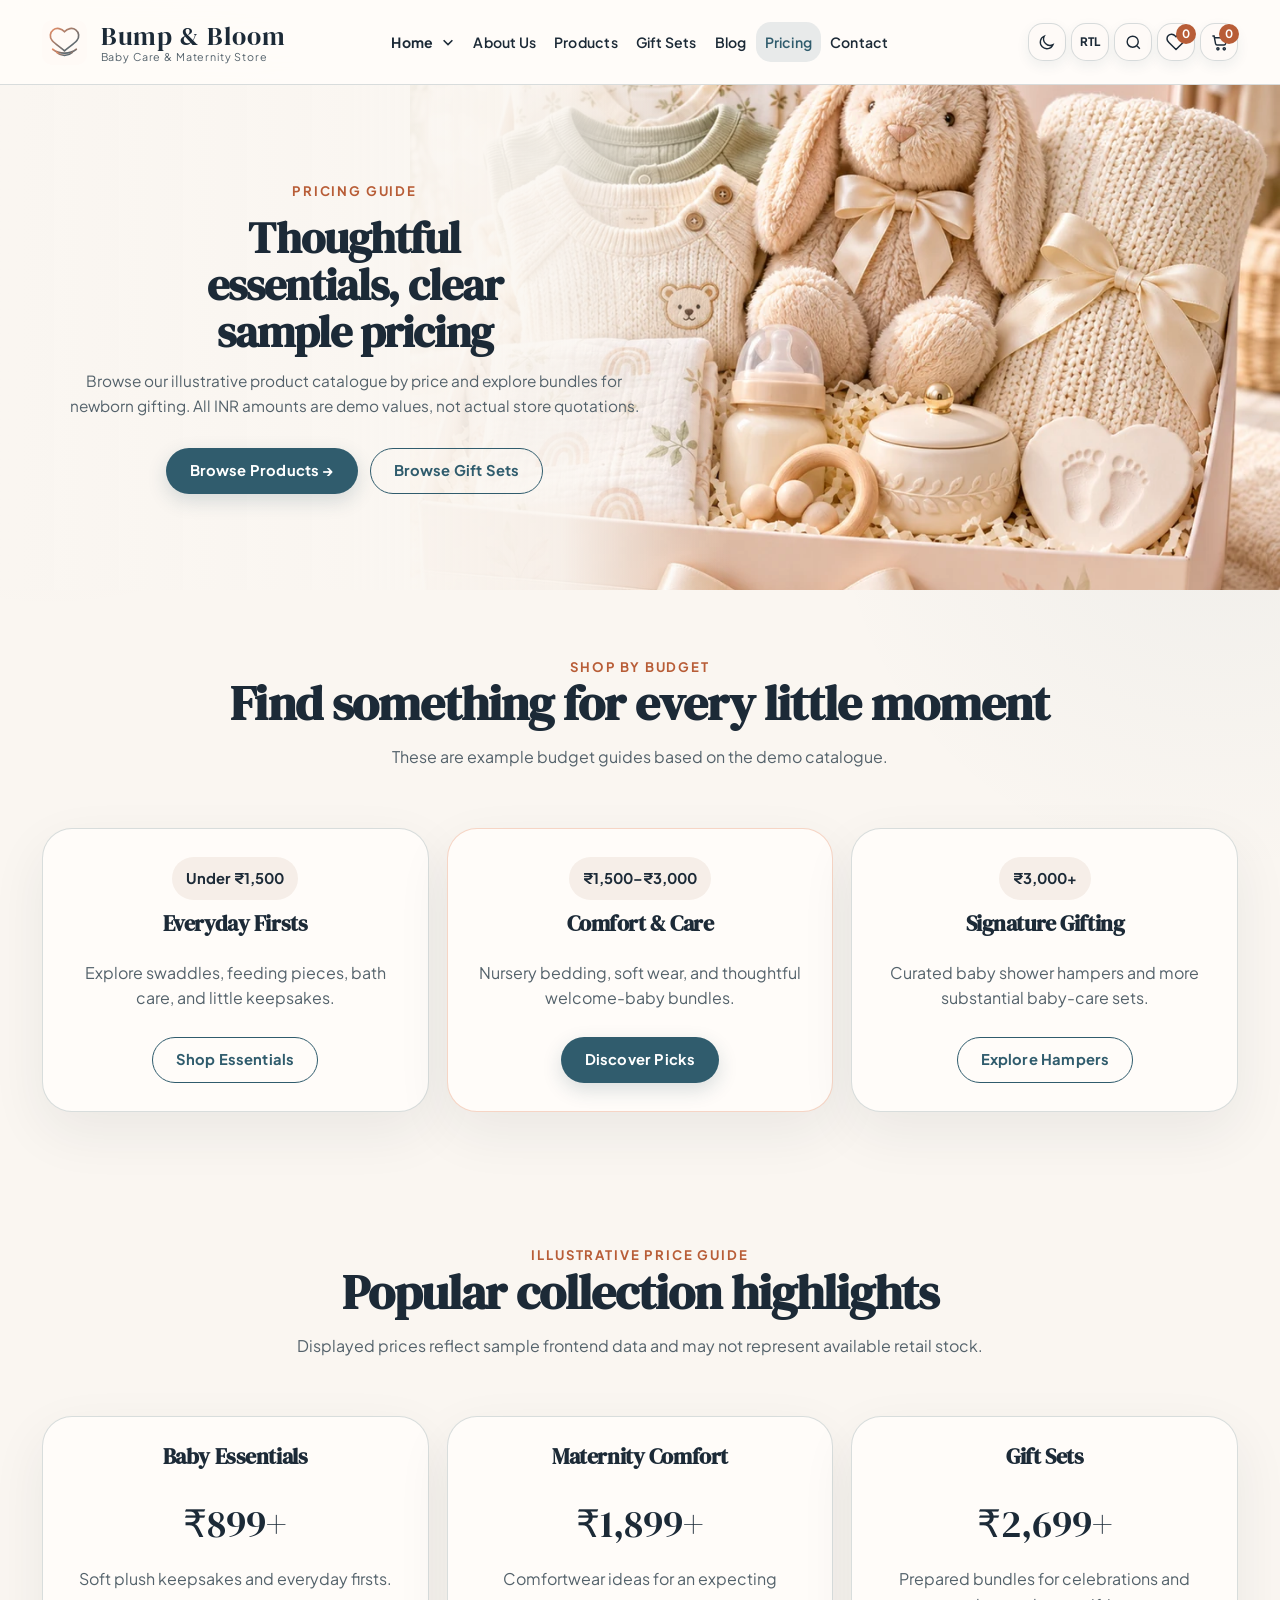
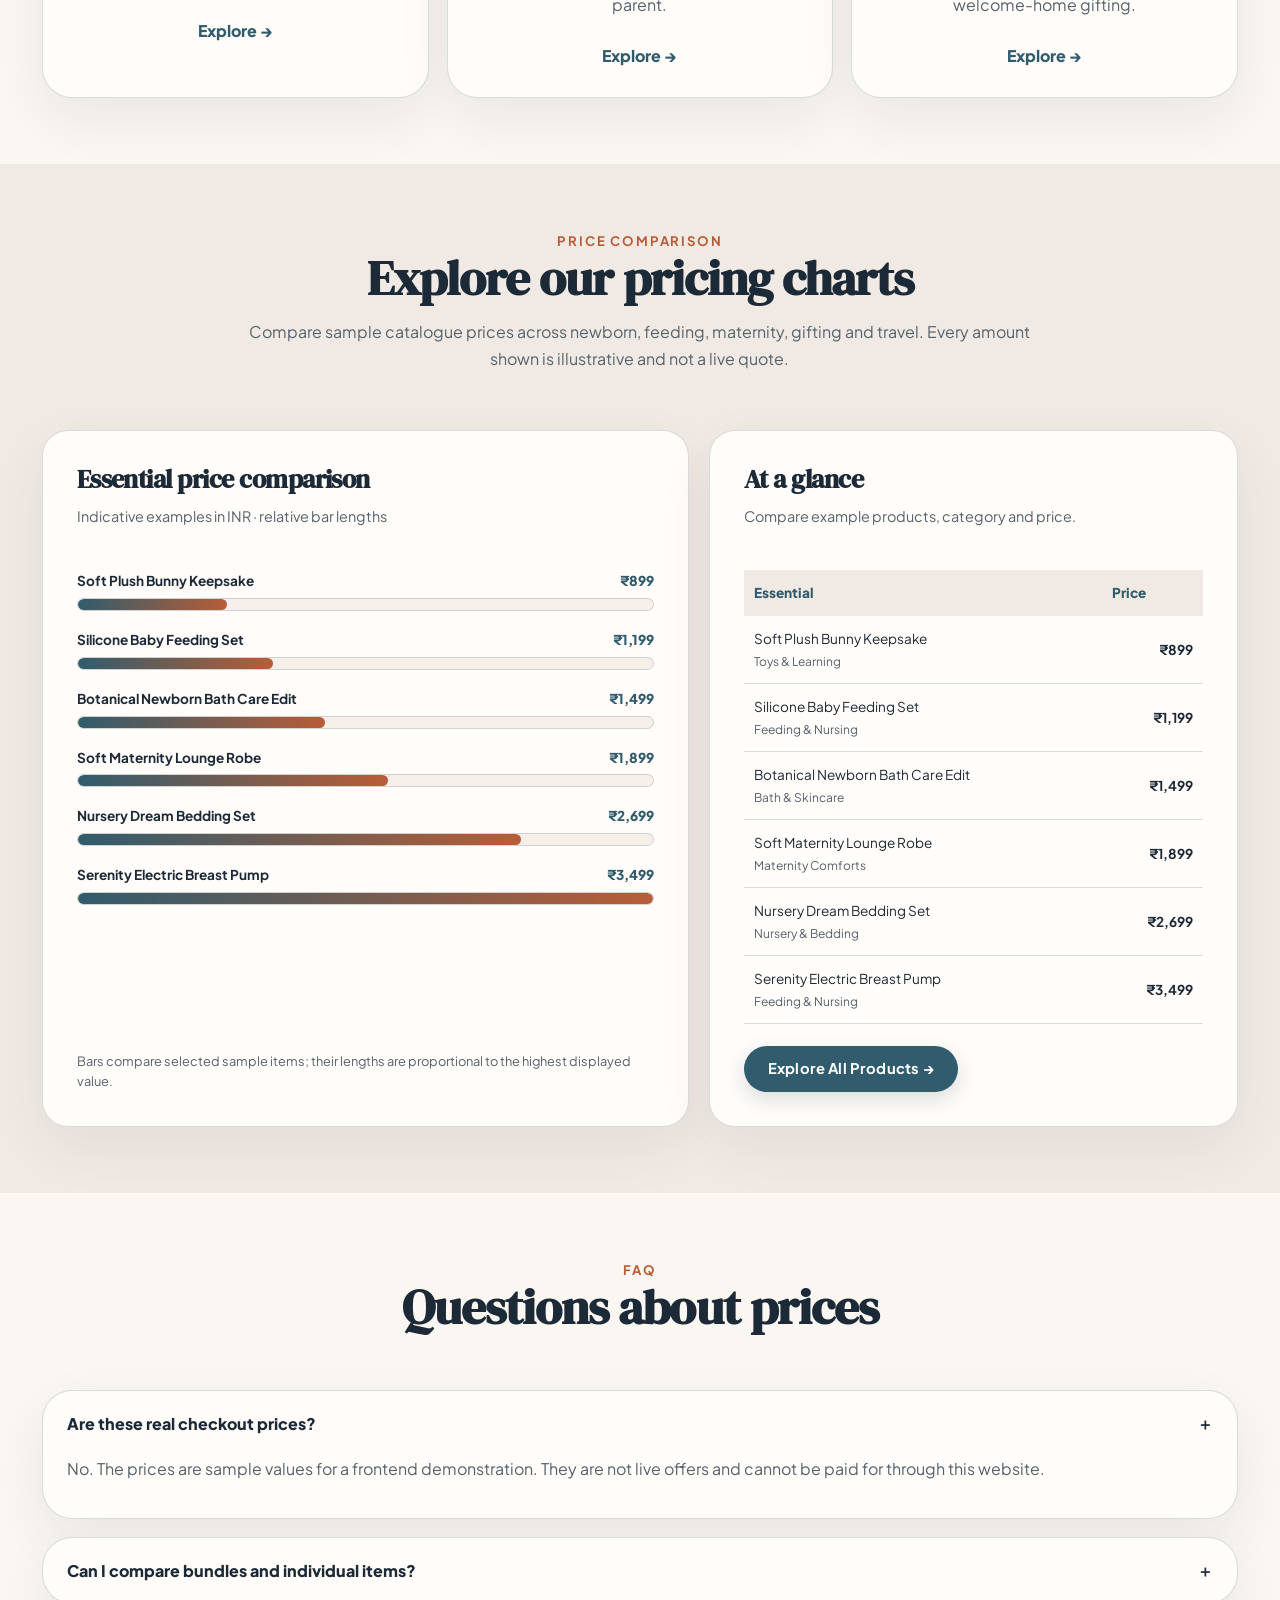
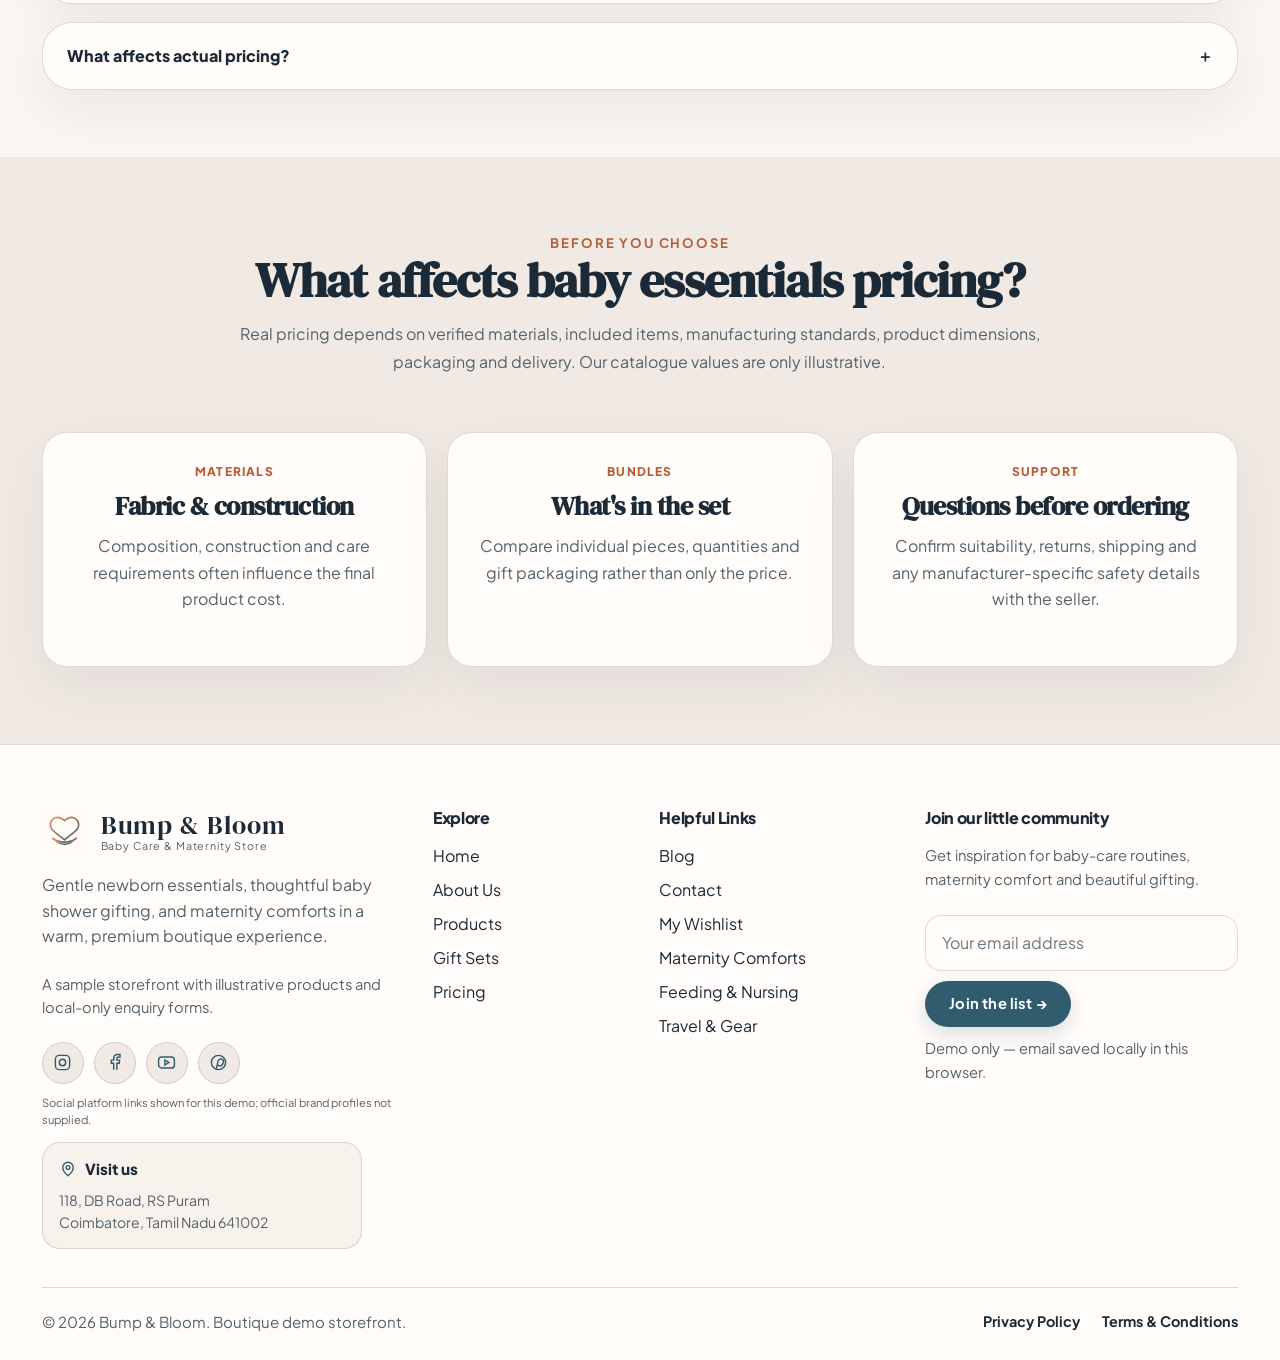
<file: Bump and Bloom/pricing.html>
<!DOCTYPE html>

<html data-theme="light" dir="ltr" lang="en">
<head>
<meta charset="utf-8"/>
<meta content="width=device-width, initial-scale=1.0" name="viewport"/>
<meta content="Bump &amp; Bloom — premium baby care, maternity comforts and thoughtful gift sets." name="description"/>
<title>Pricing | Bump &amp; Bloom</title>
<link href="assets/icons/favicon.png" rel="icon"/>
<link href="assets/icons/apple-touch-icon.png" rel="apple-touch-icon"/>
<link href="https://fonts.googleapis.com" rel="preconnect"/>
<link crossorigin="" href="https://fonts.gstatic.com" rel="preconnect"/>
<link href="https://fonts.googleapis.com/css2?family=DM+Serif+Display:ital@0;1&amp;family=Plus+Jakarta+Sans:wght@400;500;600;700;800&amp;display=swap" rel="stylesheet"/>
<link href="assets/css/style.css" rel="stylesheet"/>
<link href="assets/css/refinement.css" rel="stylesheet"/><link href="assets/css/premium-update.css" rel="stylesheet"/><link href="assets/css/grand-alignment.css" rel="stylesheet"/><link href="assets/css/site-improvements.css" rel="stylesheet"/><link href="assets/css/final-qa.css" rel="stylesheet"/>
<script defer="" src="assets/js/data.js"></script>
<script defer="" src="assets/js/site.js"></script>
</head>
<body class="page-tint" data-page="pricing">
<div id="siteHeader"></div>
<main>
<section class="hero hero--inner"><div class="hero-shell"><div class="hero-grid"><div class="hero-copy"><span class="eyebrow">Pricing Guide</span><h1>Thoughtful essentials, clear sample pricing</h1><p class="lead">Browse our illustrative product catalogue by price and explore bundles for newborn gifting. All INR amounts are demo values, not actual store quotations.</p><div class="button-row"><a class="btn btn-primary" href="products.html">Browse Products →</a><a class="btn btn-outline" href="gift-sets.html">Browse Gift Sets</a></div></div><div class="hero-visual"><img alt="Baby shower gift bundle in a decorated presentation box" src="assets/images/gift-babyshower.webp"/></div></div></div></section>
<section class="section-sm"><div class="container"><div class="section-head center"><span class="eyebrow">Shop by Budget</span><h2>Find something for every little moment</h2><p>These are example budget guides based on the demo catalogue.</p></div><div class="pricing-grid"><article class="price-card"><span class="chip">Under ₹1,500</span><h3>Everyday Firsts</h3><p>Explore swaddles, feeding pieces, bath care, and little keepsakes.</p><a class="btn btn-outline" href="products.html">Shop Essentials</a></article><article class="price-card featured"><span class="chip">₹1,500–₹3,000</span><h3>Comfort &amp; Care</h3><p>Nursery bedding, soft wear, and thoughtful welcome-baby bundles.</p><a class="btn btn-primary" href="products.html">Discover Picks</a></article><article class="price-card"><span class="chip">₹3,000+</span><h3>Signature Gifting</h3><p>Curated baby shower hampers and more substantial baby-care sets.</p><a class="btn btn-outline" href="gift-sets.html">Explore Hampers</a></article></div></div></section>
<section class="section-sm"><div class="container"><div class="section-head center"><span class="eyebrow">Illustrative Price Guide</span><h2>Popular collection highlights</h2><p>Displayed prices reflect sample frontend data and may not represent available retail stock.</p></div><div class="pricing-grid"><article class="price-card"><h3>Baby Essentials</h3><div class="price"><span class="big">₹899+</span></div><p>Soft plush keepsakes and everyday firsts.</p><a class="text-link" href="products.html?category=Toys%20%26%20Learning">Explore →</a></article><article class="price-card"><h3>Maternity Comfort</h3><div class="price"><span class="big">₹1,899+</span></div><p>Comfortwear ideas for an expecting parent.</p><a class="text-link" href="products.html?category=Maternity%20Comforts">Explore →</a></article><article class="price-card"><h3>Gift Sets</h3><div class="price"><span class="big">₹2,699+</span></div><p>Prepared bundles for celebrations and welcome-home gifting.</p><a class="text-link" href="gift-sets.html">Explore →</a></article></div></div></section>
<section aria-labelledby="priceChartHeading" class="section-sm charts-section"><div class="container"><div class="section-head center"><span class="eyebrow">Price Comparison</span><h2 id="priceChartHeading">Explore our pricing charts</h2><p>Compare sample catalogue prices across newborn, feeding, maternity, gifting and travel. Every amount shown is illustrative and not a live quote.</p></div><div class="price-chart-grid"><div class="card chart-panel reveal"><div class="chart-panel-head"><h3>Essential price comparison</h3><p>Indicative examples in INR · relative bar lengths</p></div><div aria-label="Product price comparison chart" class="price-bars" id="priceBars" role="img"></div><div class="chart-footnote">Bars compare selected sample items; their lengths are proportional to the highest displayed value.</div></div><div class="card chart-panel reveal"><div class="chart-panel-head"><h3>At a glance</h3><p>Compare example products, category and price.</p></div><div class="price-table-wrap"><table class="price-compare-table"><thead><tr><th scope="col">Essential</th><th scope="col">Price</th></tr></thead><tbody id="priceComparisonRows"></tbody></table></div><a class="btn btn-primary chart-cta" href="products.html">Explore All Products →</a></div></div></div></section><section class="section-sm"><div class="container"><div class="section-head center"><span class="eyebrow">FAQ</span><h2>Questions about prices</h2></div><div class="faq-grid"><article class="faq-item open"><button class="faq-question" type="button">Are these real checkout prices? <span>＋</span></button><div class="faq-answer"><p>No. The prices are sample values for a frontend demonstration. They are not live offers and cannot be paid for through this website.</p></div></article><article class="faq-item"><button class="faq-question" type="button">Can I compare bundles and individual items? <span>＋</span></button><div class="faq-answer"><p>Yes. Open Products and Gift Sets to view the sample contents and price of each selection. Availability must be confirmed with a real store before purchase.</p></div></article><article class="faq-item"><button class="faq-question" type="button">What affects actual pricing? <span>＋</span></button><div class="faq-answer"><p>Material, dimensions, included items, supplier costs, packaging, and delivery can affect the final retail amount.</p></div></article></div></div></section>
<section class="section feature-notes"><div class="container"><div class="section-head center"><span class="eyebrow">Before you choose</span><h2>What affects baby essentials pricing?</h2><p>Real pricing depends on verified materials, included items, manufacturing standards, product dimensions, packaging and delivery. Our catalogue values are only illustrative.</p></div><div class="advice-grid"><article class="advice-card"><span class="advice-num">MATERIALS</span><h3>Fabric &amp; construction</h3><p>Composition, construction and care requirements often influence the final product cost.</p></article><article class="advice-card"><span class="advice-num">BUNDLES</span><h3>What's in the set</h3><p>Compare individual pieces, quantities and gift packaging rather than only the price.</p></article><article class="advice-card"><span class="advice-num">SUPPORT</span><h3>Questions before ordering</h3><p>Confirm suitability, returns, shipping and any manufacturer-specific safety details with the seller.</p></article></div></div></section></main>
<div id="siteFooter"></div>
<div class="sticky-cta-mobile"><a class="btn btn-outline" href="contact.html">Contact</a><a class="btn btn-primary" href="products.html">Shop Now</a></div>
</body>
</html>
</file>
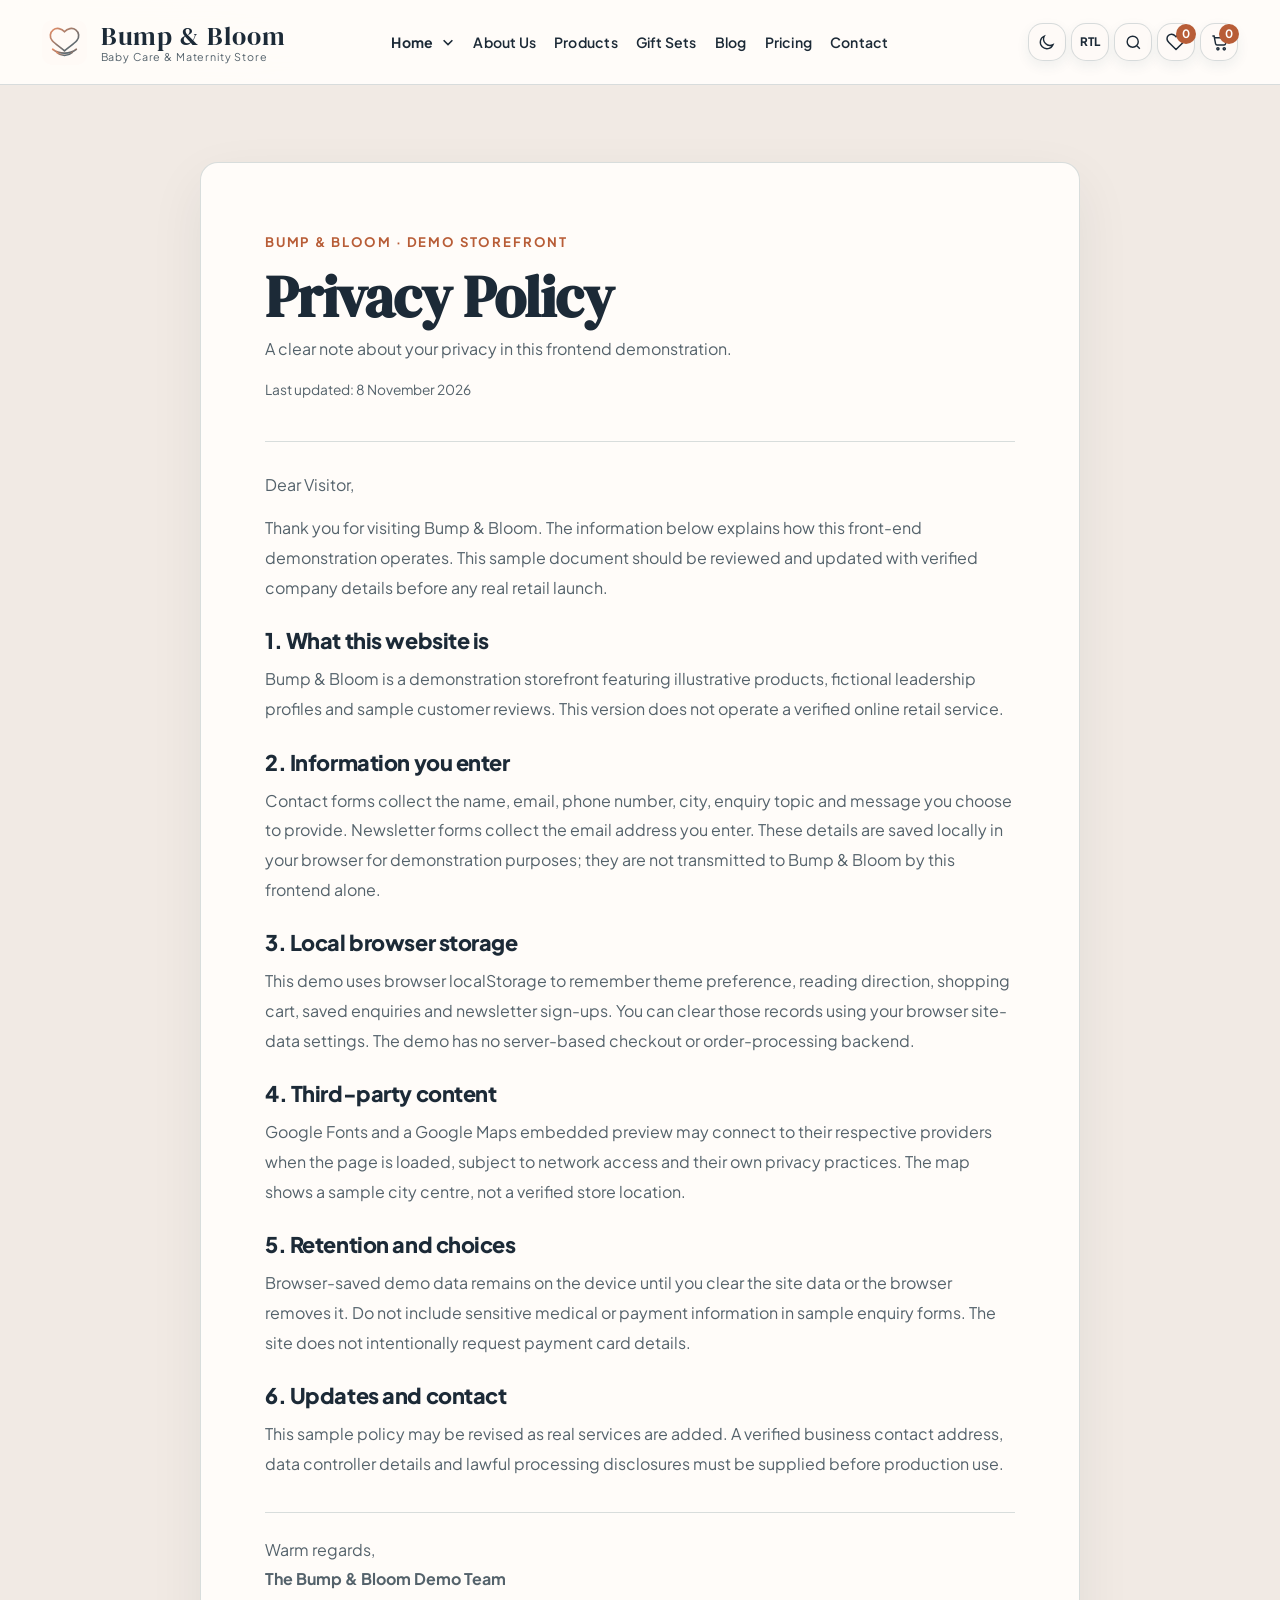
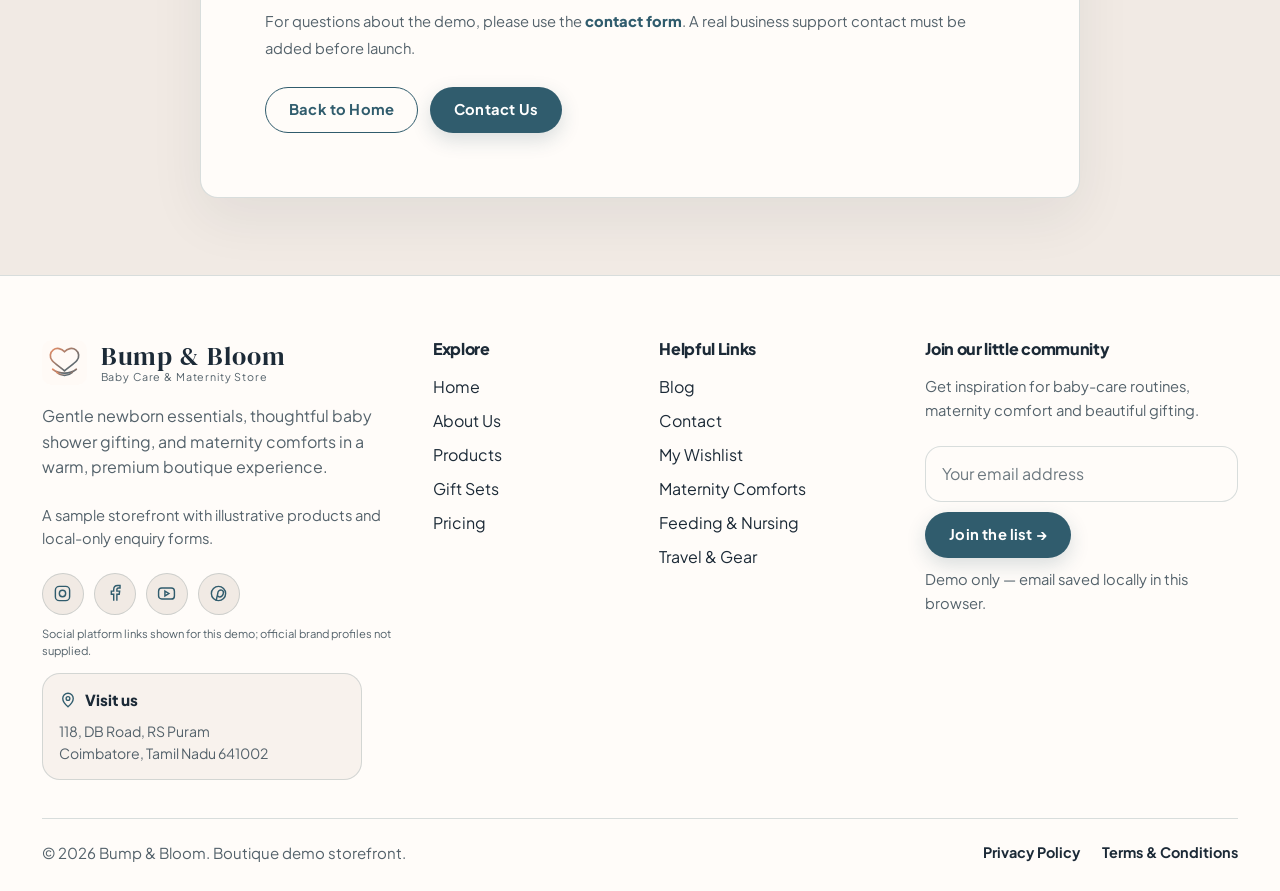
<file: Bump and Bloom/privacy-policy.html>
<!DOCTYPE html>

<html data-theme="light" dir="ltr" lang="en">
<head>
<meta charset="utf-8"/>
<meta content="width=device-width, initial-scale=1.0" name="viewport"/>
<meta content="Bump &amp; Bloom — premium baby care, maternity comforts and thoughtful gift sets." name="description"/>
<title>Privacy Policy | Bump &amp; Bloom</title>
<link href="assets/icons/favicon.png" rel="icon"/>
<link href="assets/icons/apple-touch-icon.png" rel="apple-touch-icon"/>
<link href="https://fonts.googleapis.com" rel="preconnect"/>
<link crossorigin="" href="https://fonts.gstatic.com" rel="preconnect"/>
<link href="https://fonts.googleapis.com/css2?family=DM+Serif+Display:ital@0;1&amp;family=Plus+Jakarta+Sans:wght@400;500;600;700;800&amp;display=swap" rel="stylesheet"/>
<link href="assets/css/style.css" rel="stylesheet"/>
<link href="assets/css/refinement.css" rel="stylesheet"/><link href="assets/css/premium-update.css" rel="stylesheet"/><link href="assets/css/grand-alignment.css" rel="stylesheet"/><link href="assets/css/site-improvements.css" rel="stylesheet"/><link href="assets/css/final-qa.css" rel="stylesheet"/>
<script defer="" src="assets/js/data.js"></script>
<script defer="" src="assets/js/site.js"></script>
</head>
<body class="page-tint" data-page="privacy-policy">
<div id="siteHeader"></div>
<main><section class="section legal-page"><div class="container"><div class="legal-paper card"><div class="legal-letter-head"><span class="eyebrow">Bump &amp; Bloom · Demo Storefront</span><h1>Privacy Policy</h1><p class="legal-subtitle">A clear note about your privacy in this frontend demonstration.</p><p class="legal-date">Last updated: 8 November 2026</p></div><div class="legal-salutation"><p>Dear Visitor,</p><p>Thank you for visiting Bump &amp; Bloom. The information below explains how this front-end demonstration operates. This sample document should be reviewed and updated with verified company details before any real retail launch.</p></div><section class="legal-section"><h2>1. What this website is</h2><p>Bump &amp; Bloom is a demonstration storefront featuring illustrative products, fictional leadership profiles and sample customer reviews. This version does not operate a verified online retail service.</p></section><section class="legal-section"><h2>2. Information you enter</h2><p>Contact forms collect the name, email, phone number, city, enquiry topic and message you choose to provide. Newsletter forms collect the email address you enter. These details are saved locally in your browser for demonstration purposes; they are not transmitted to Bump &amp; Bloom by this frontend alone.</p></section><section class="legal-section"><h2>3. Local browser storage</h2><p>This demo uses browser localStorage to remember theme preference, reading direction, shopping cart, saved enquiries and newsletter sign-ups. You can clear those records using your browser site-data settings. The demo has no server-based checkout or order-processing backend.</p></section><section class="legal-section"><h2>4. Third-party content</h2><p>Google Fonts and a Google Maps embedded preview may connect to their respective providers when the page is loaded, subject to network access and their own privacy practices. The map shows a sample city centre, not a verified store location.</p></section><section class="legal-section"><h2>5. Retention and choices</h2><p>Browser-saved demo data remains on the device until you clear the site data or the browser removes it. Do not include sensitive medical or payment information in sample enquiry forms. The site does not intentionally request payment card details.</p></section><section class="legal-section"><h2>6. Updates and contact</h2><p>This sample policy may be revised as real services are added. A verified business contact address, data controller details and lawful processing disclosures must be supplied before production use.</p></section><div class="legal-closing"><p>Warm regards,<br/><strong>The Bump &amp; Bloom Demo Team</strong></p><p class="small muted">For questions about the demo, please use the <a class="text-link" href="contact.html">contact form</a>. A real business support contact must be added before launch.</p></div><div class="legal-nav"><a class="btn btn-outline" href="index.html">Back to Home</a><a class="btn btn-primary" href="contact.html">Contact Us</a></div></div></div></section></main>
<div id="siteFooter"></div>
<div class="sticky-cta-mobile"><a class="btn btn-outline" href="contact.html">Contact</a><a class="btn btn-primary" href="products.html">Shop Now</a></div>
</body>
</html>
</file>
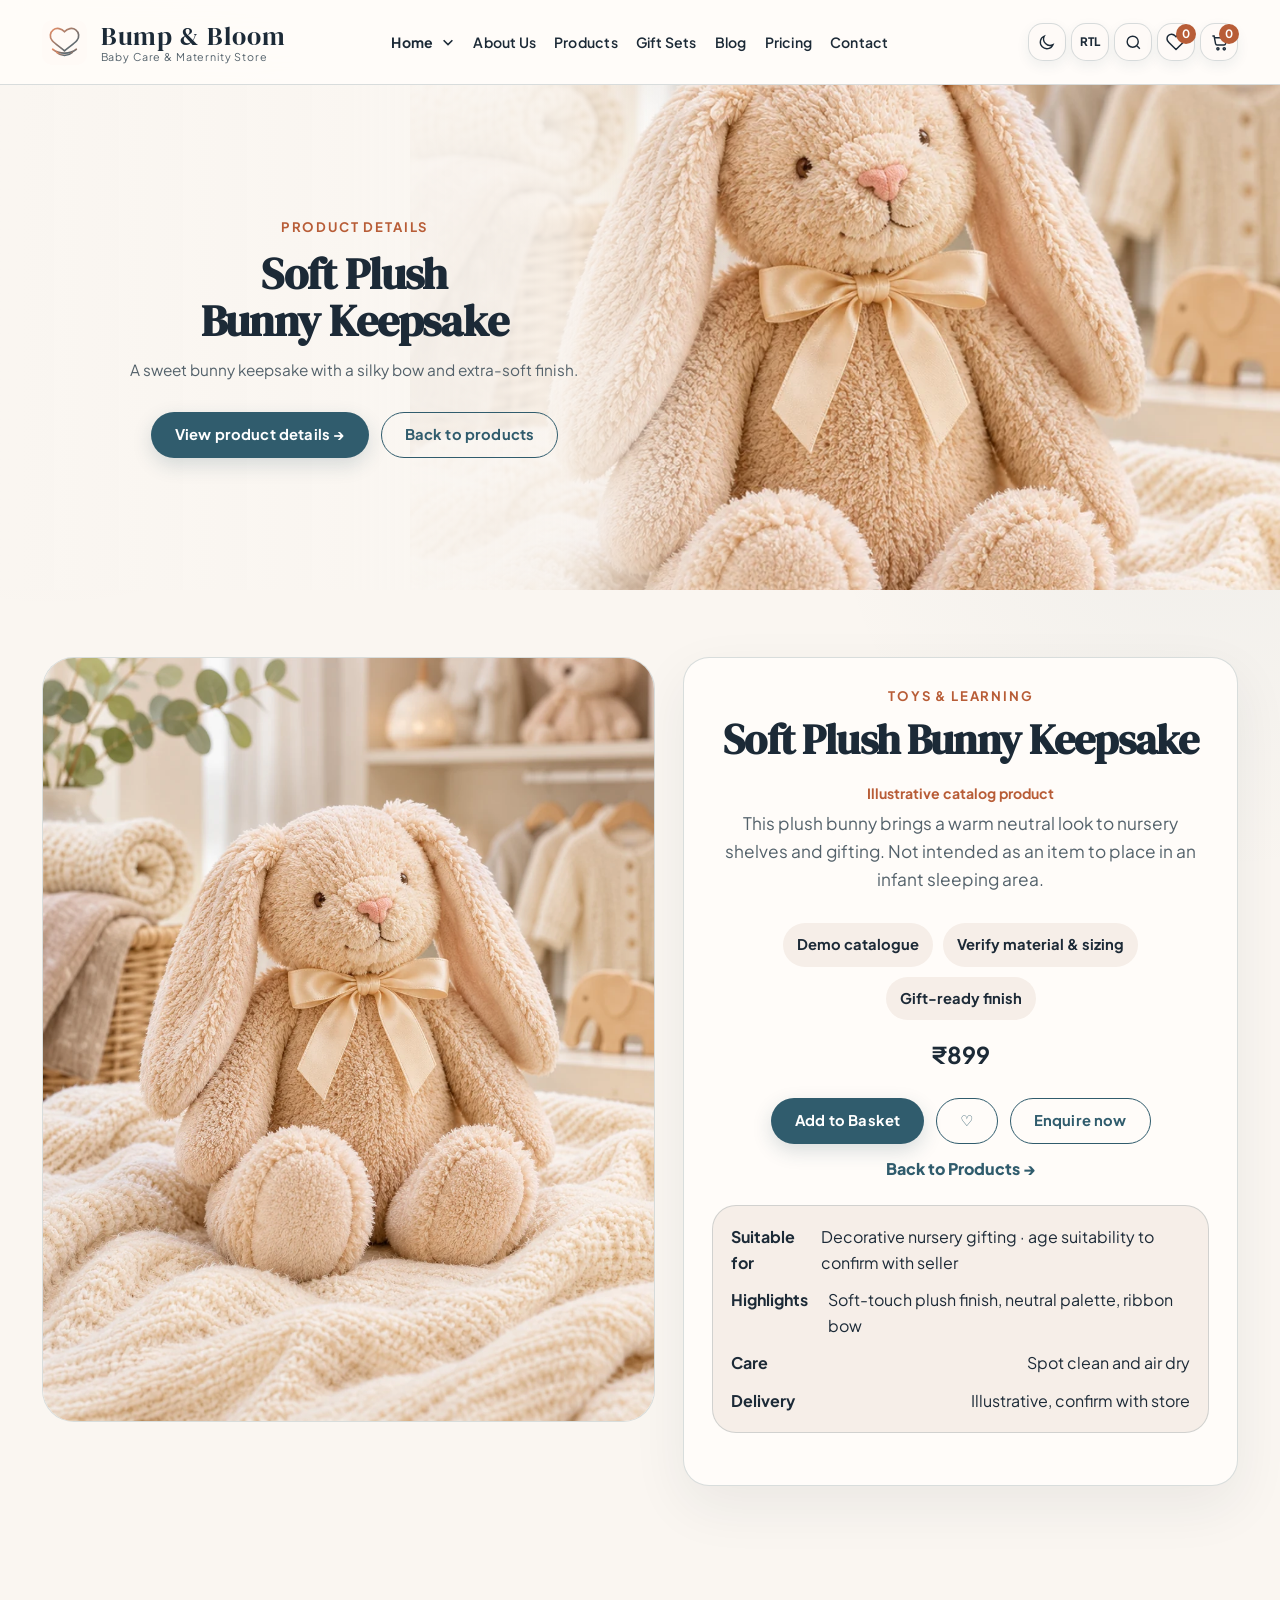
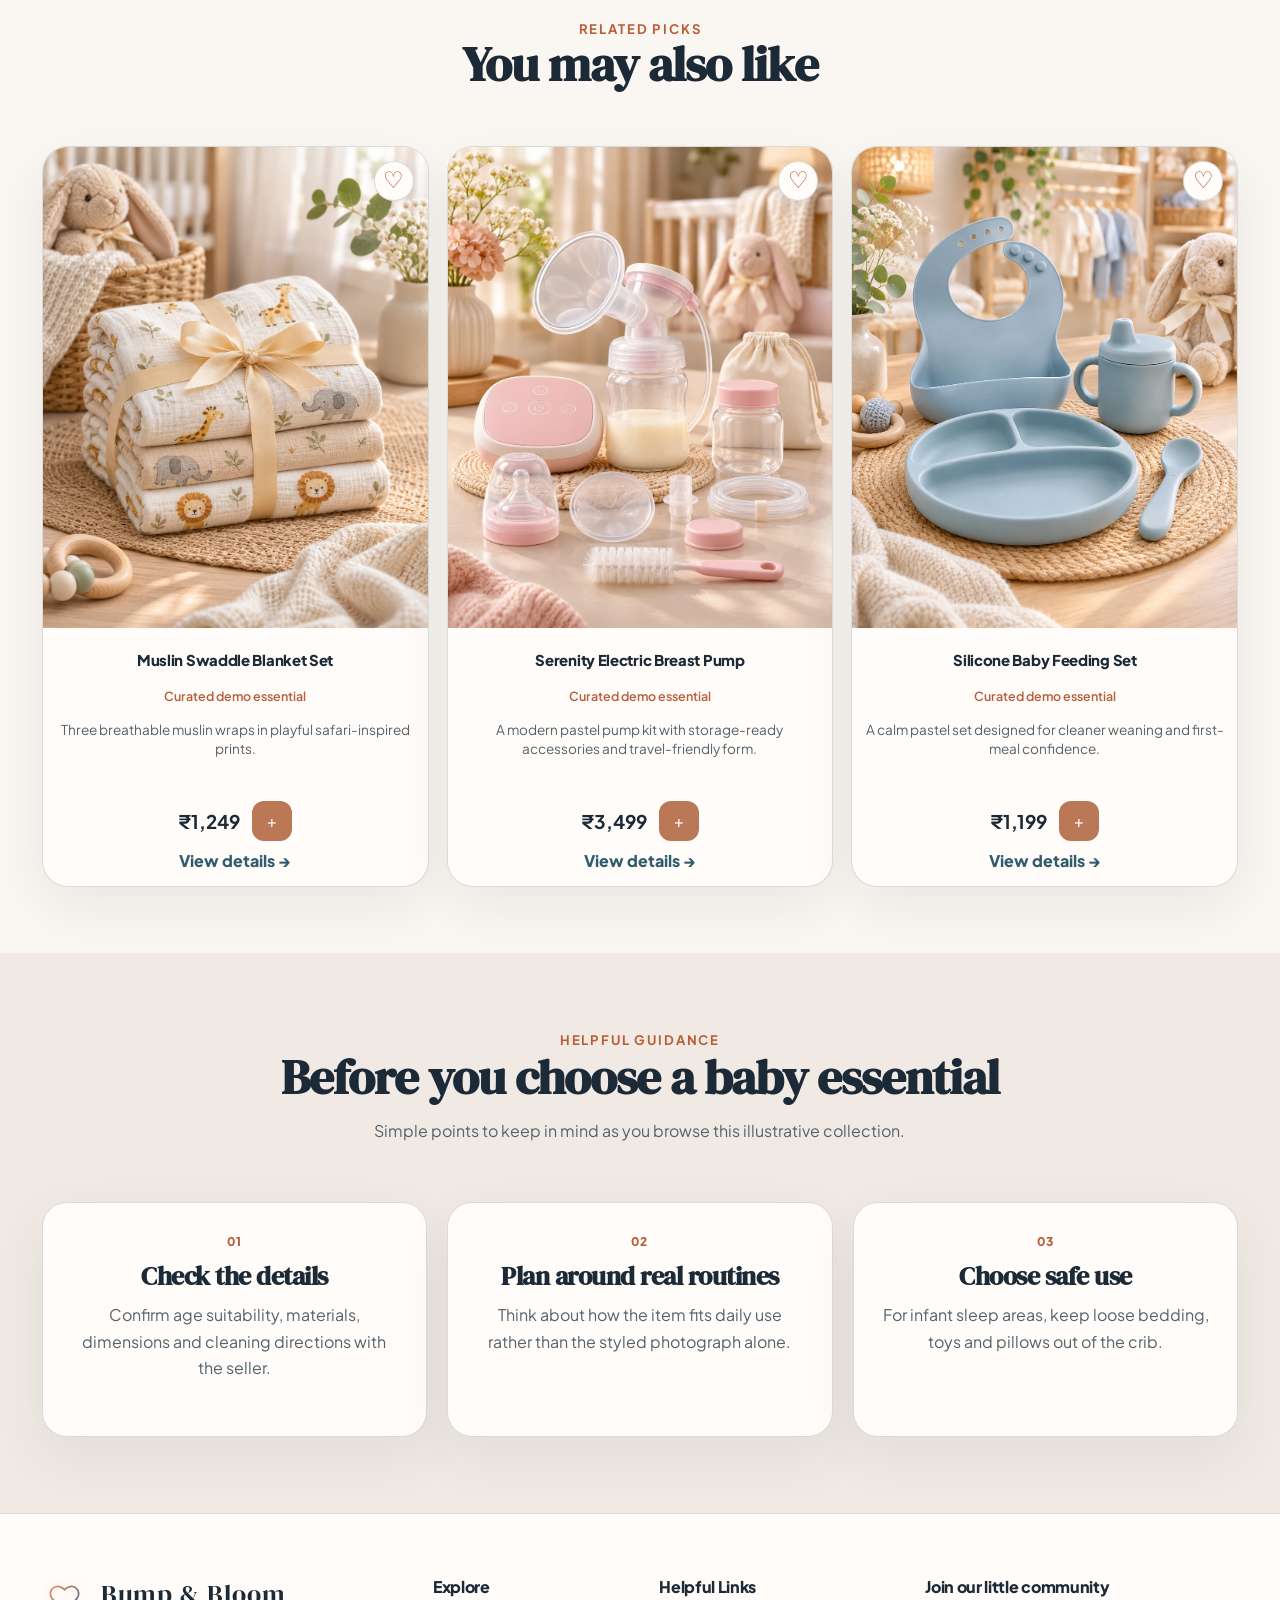
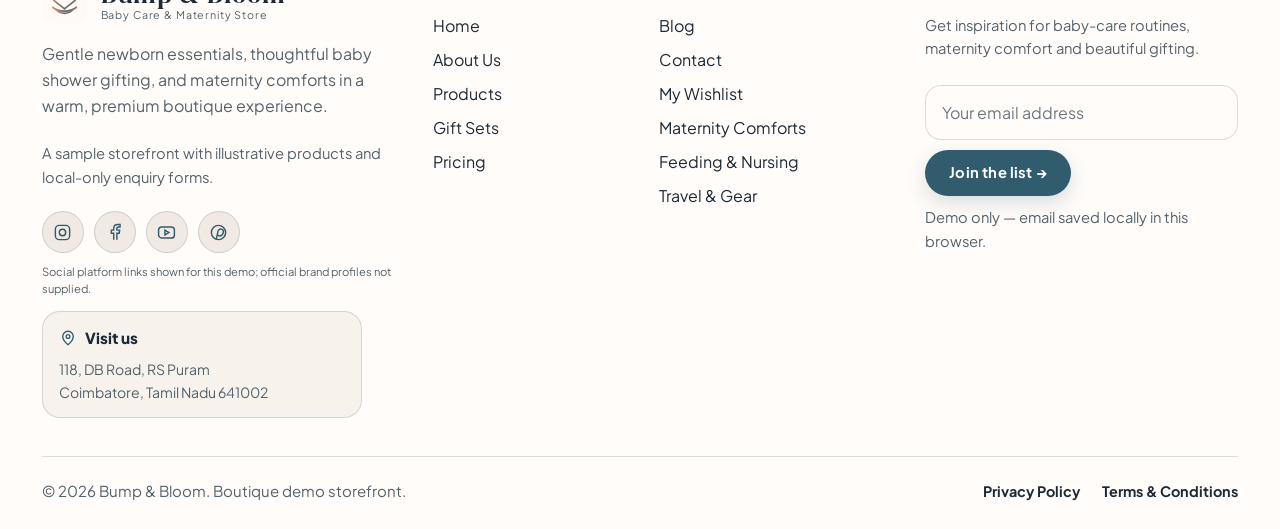
<file: Bump and Bloom/product-details.html>
<!DOCTYPE html>

<html data-theme="light" dir="ltr" lang="en">
<head>
<meta charset="utf-8"/>
<meta content="width=device-width, initial-scale=1.0" name="viewport"/>
<meta content="Bump &amp; Bloom — premium baby care, maternity comforts and thoughtful gift sets." name="description"/>
<title>Product Details | Bump &amp; Bloom</title>
<link href="assets/icons/favicon.png" rel="icon"/>
<link href="assets/icons/apple-touch-icon.png" rel="apple-touch-icon"/>
<link href="https://fonts.googleapis.com" rel="preconnect"/>
<link crossorigin="" href="https://fonts.gstatic.com" rel="preconnect"/>
<link href="https://fonts.googleapis.com/css2?family=DM+Serif+Display:ital@0;1&amp;family=Plus+Jakarta+Sans:wght@400;500;600;700;800&amp;display=swap" rel="stylesheet"/>
<link href="assets/css/style.css" rel="stylesheet"/>
<link href="assets/css/refinement.css" rel="stylesheet"/><link href="assets/css/premium-update.css" rel="stylesheet"/><link href="assets/css/grand-alignment.css" rel="stylesheet"/><link href="assets/css/site-improvements.css" rel="stylesheet"/><link href="assets/css/final-qa.css" rel="stylesheet"/>
<script defer="" src="assets/js/data.js"></script>
<script defer="" src="assets/js/site.js"></script>
</head>
<body class="page-tint" data-page="product-detail">
<div id="siteHeader"></div>
<main><section class="hero hero--inner"><div class="hero-shell"><div class="hero-grid"><div class="hero-copy"><span class="eyebrow">Product Details</span><h1 id="detailHeading">Product Details</h1><p class="lead">See the selection and learn about materials, care and product suitability before deciding.</p><div class="button-row"><a class="btn btn-primary" href="#productDetail">View product details →</a><a class="btn btn-outline" href="products.html">Back to products</a></div></div><div class="hero-visual"><img alt="Bump &amp; Bloom related collection photograph" src="assets/images/product-bunny.webp"/></div></div></div></section><section class="section-sm"><div class="container detail-wrap" id="productDetail"></div></section><section class="section-sm"><div class="container"><div class="section-head"><span class="eyebrow">Related Picks</span><h2>You may also like</h2></div><div class="related-grid" id="relatedProducts"></div></div></section><section class="section feature-notes"><div class="container"><div class="section-head center"><span class="eyebrow">Helpful guidance</span><h2>Before you choose a baby essential</h2><p>Simple points to keep in mind as you browse this illustrative collection.</p></div><div class="advice-grid"><article class="advice-card"><span class="advice-num">01</span><h3>Check the details</h3><p>Confirm age suitability, materials, dimensions and cleaning directions with the seller.</p></article><article class="advice-card"><span class="advice-num">02</span><h3>Plan around real routines</h3><p>Think about how the item fits daily use rather than the styled photograph alone.</p></article><article class="advice-card"><span class="advice-num">03</span><h3>Choose safe use</h3><p>For infant sleep areas, keep loose bedding, toys and pillows out of the crib.</p></article></div></div></section></main>
<div id="siteFooter"></div>
<div class="sticky-cta-mobile"><a class="btn btn-outline" href="contact.html">Contact</a><a class="btn btn-primary" href="products.html">Shop Now</a></div>
</body>
</html>
</file>
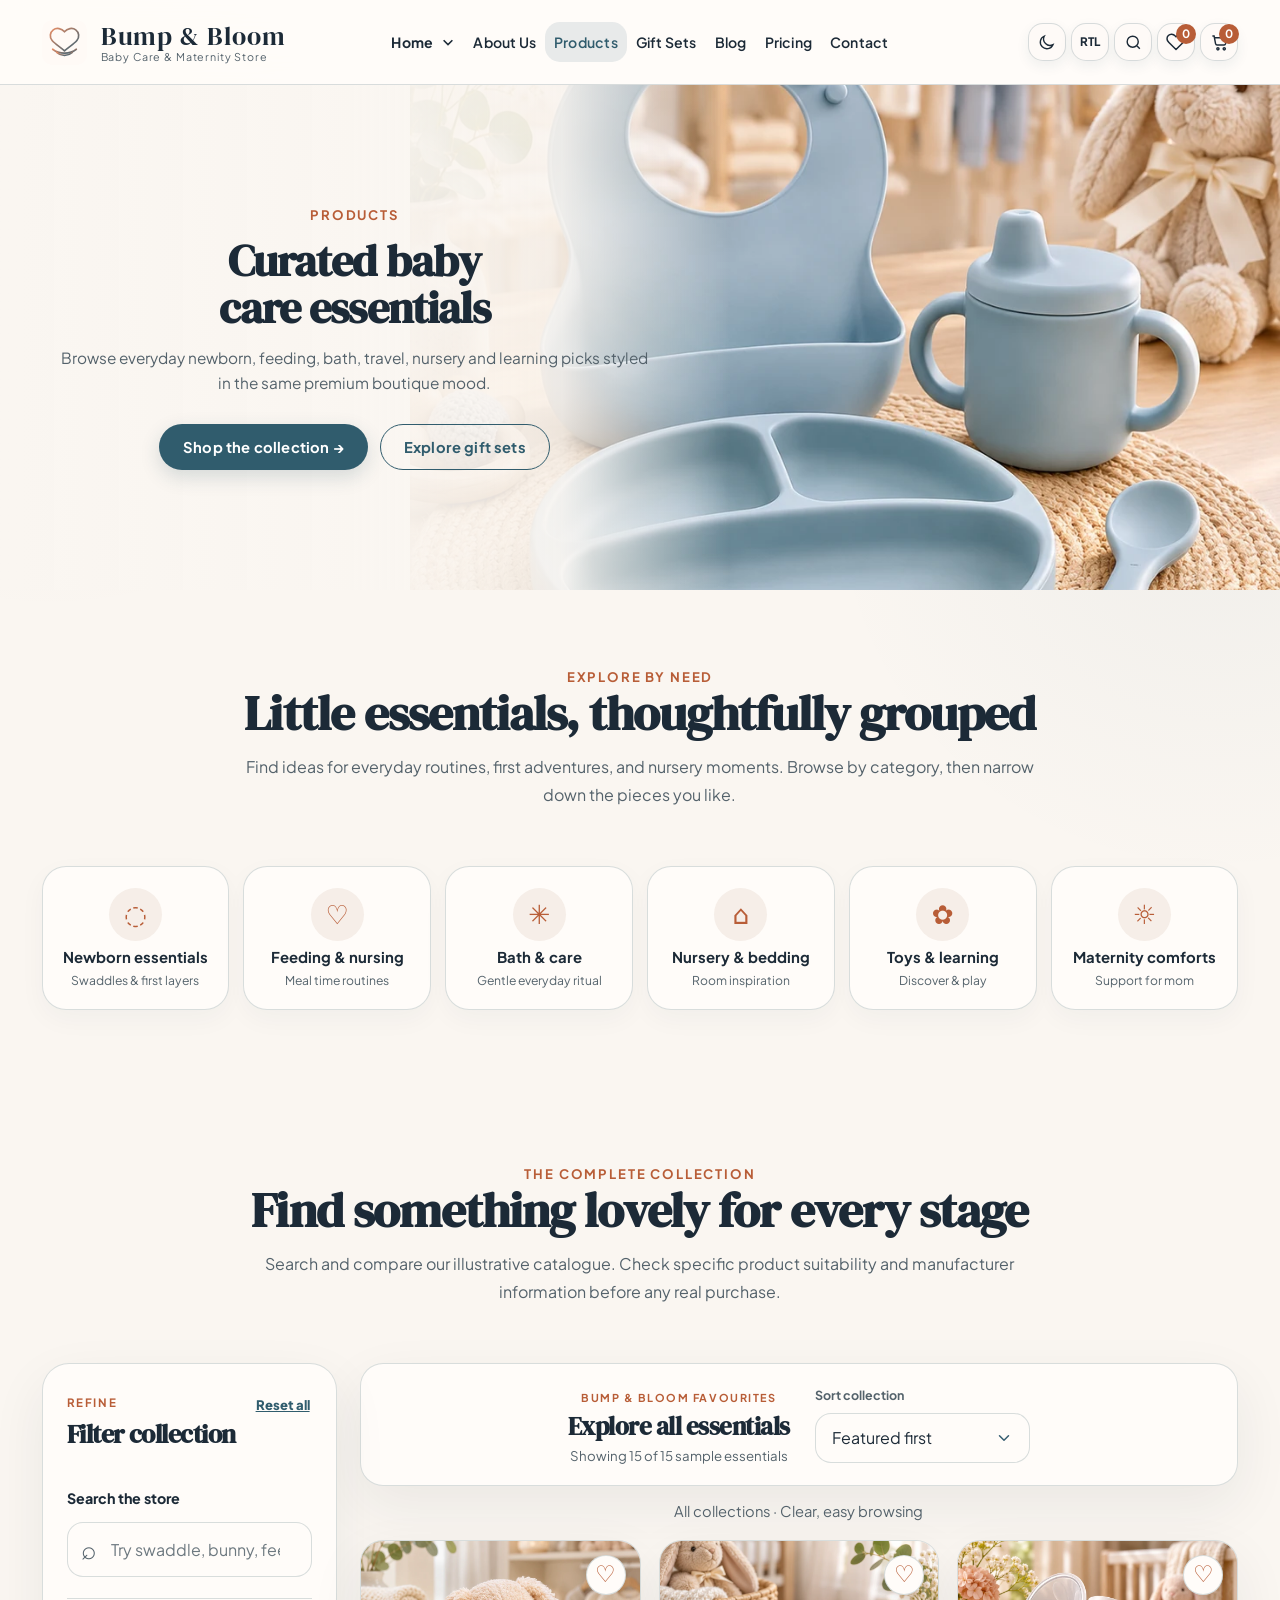
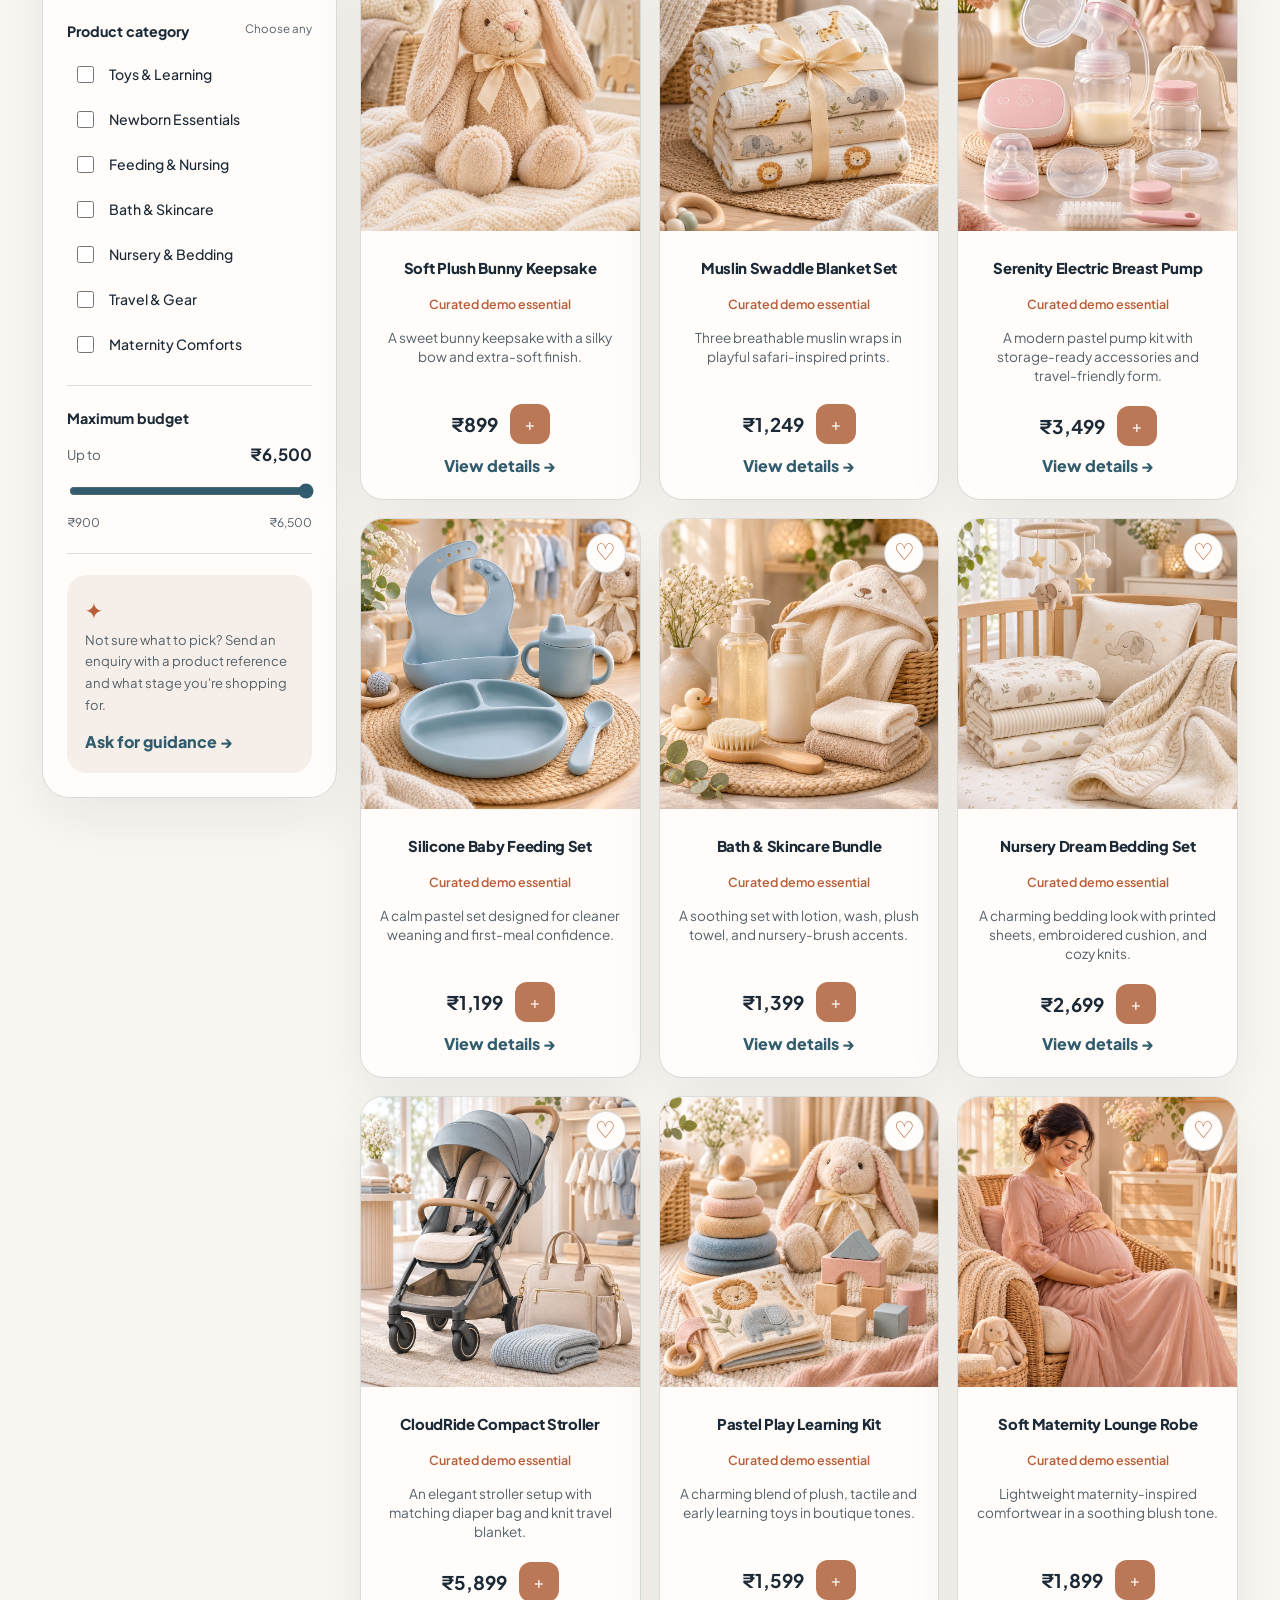
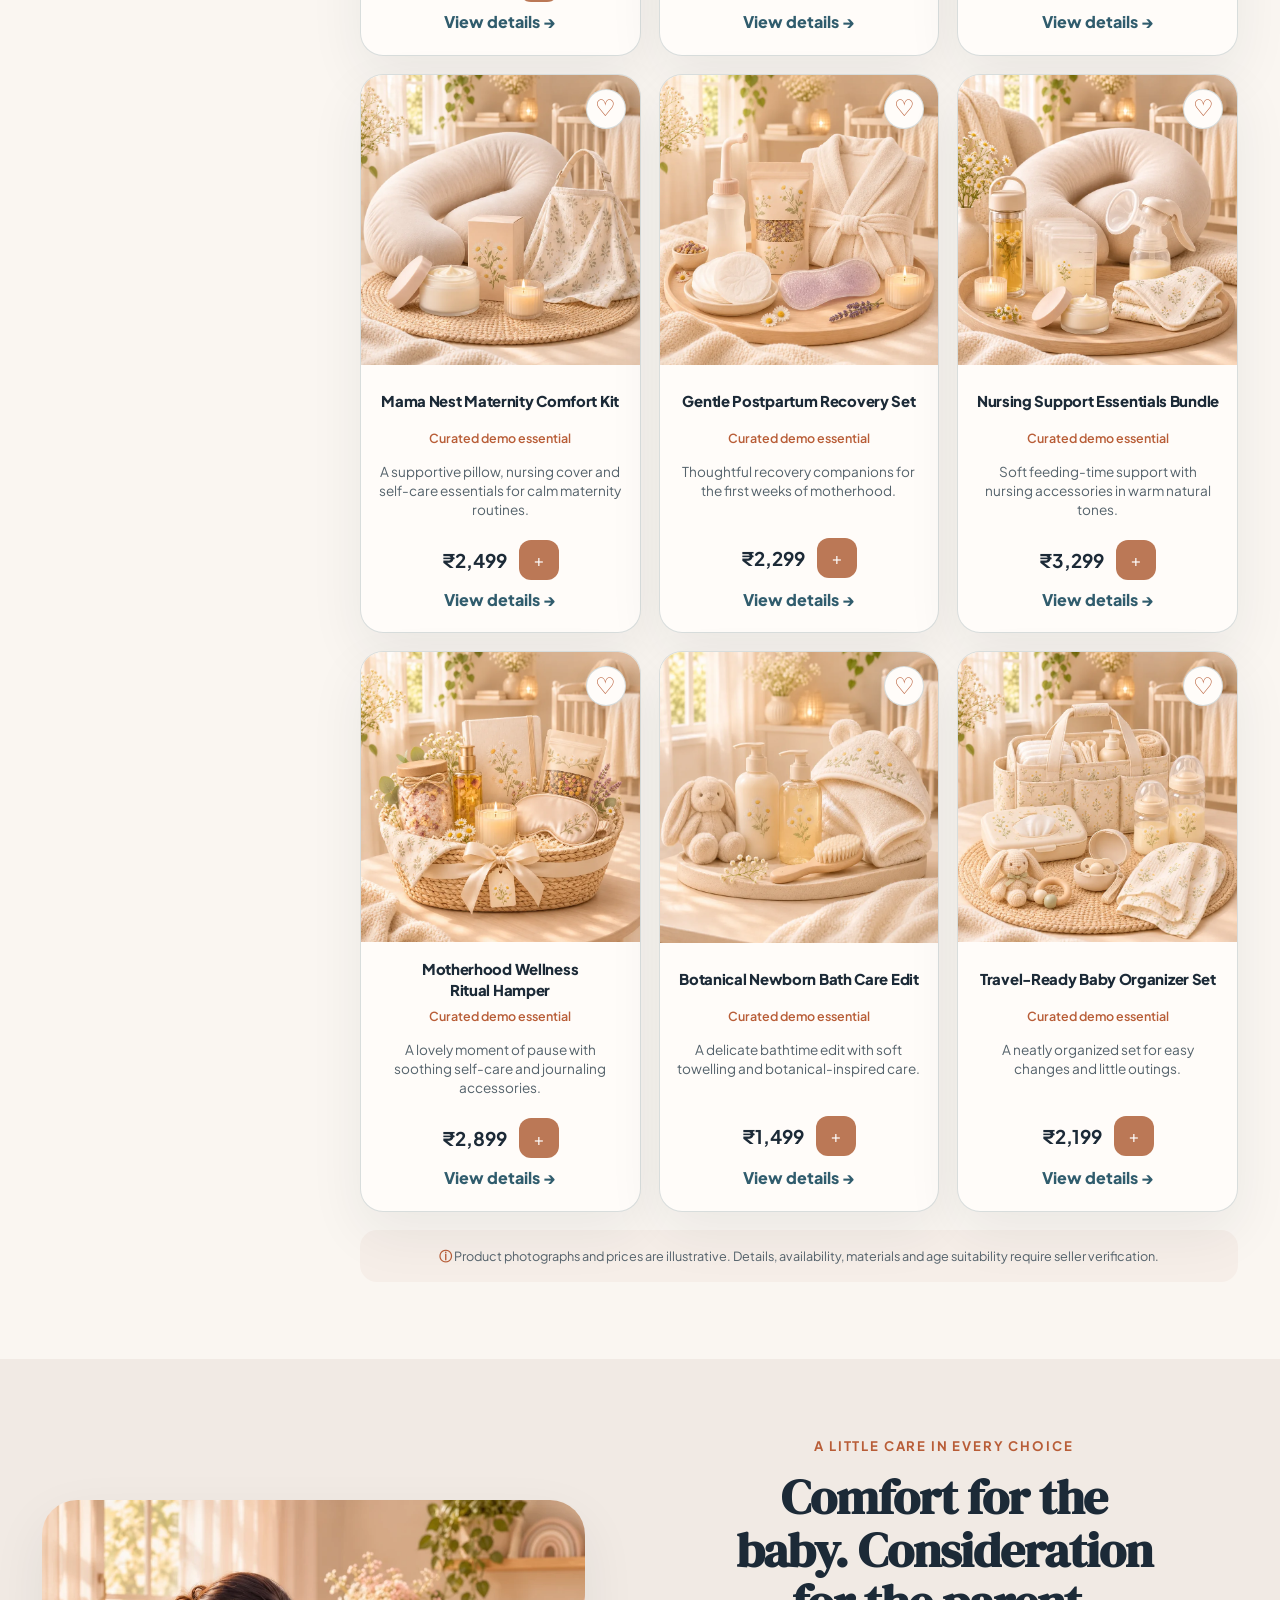
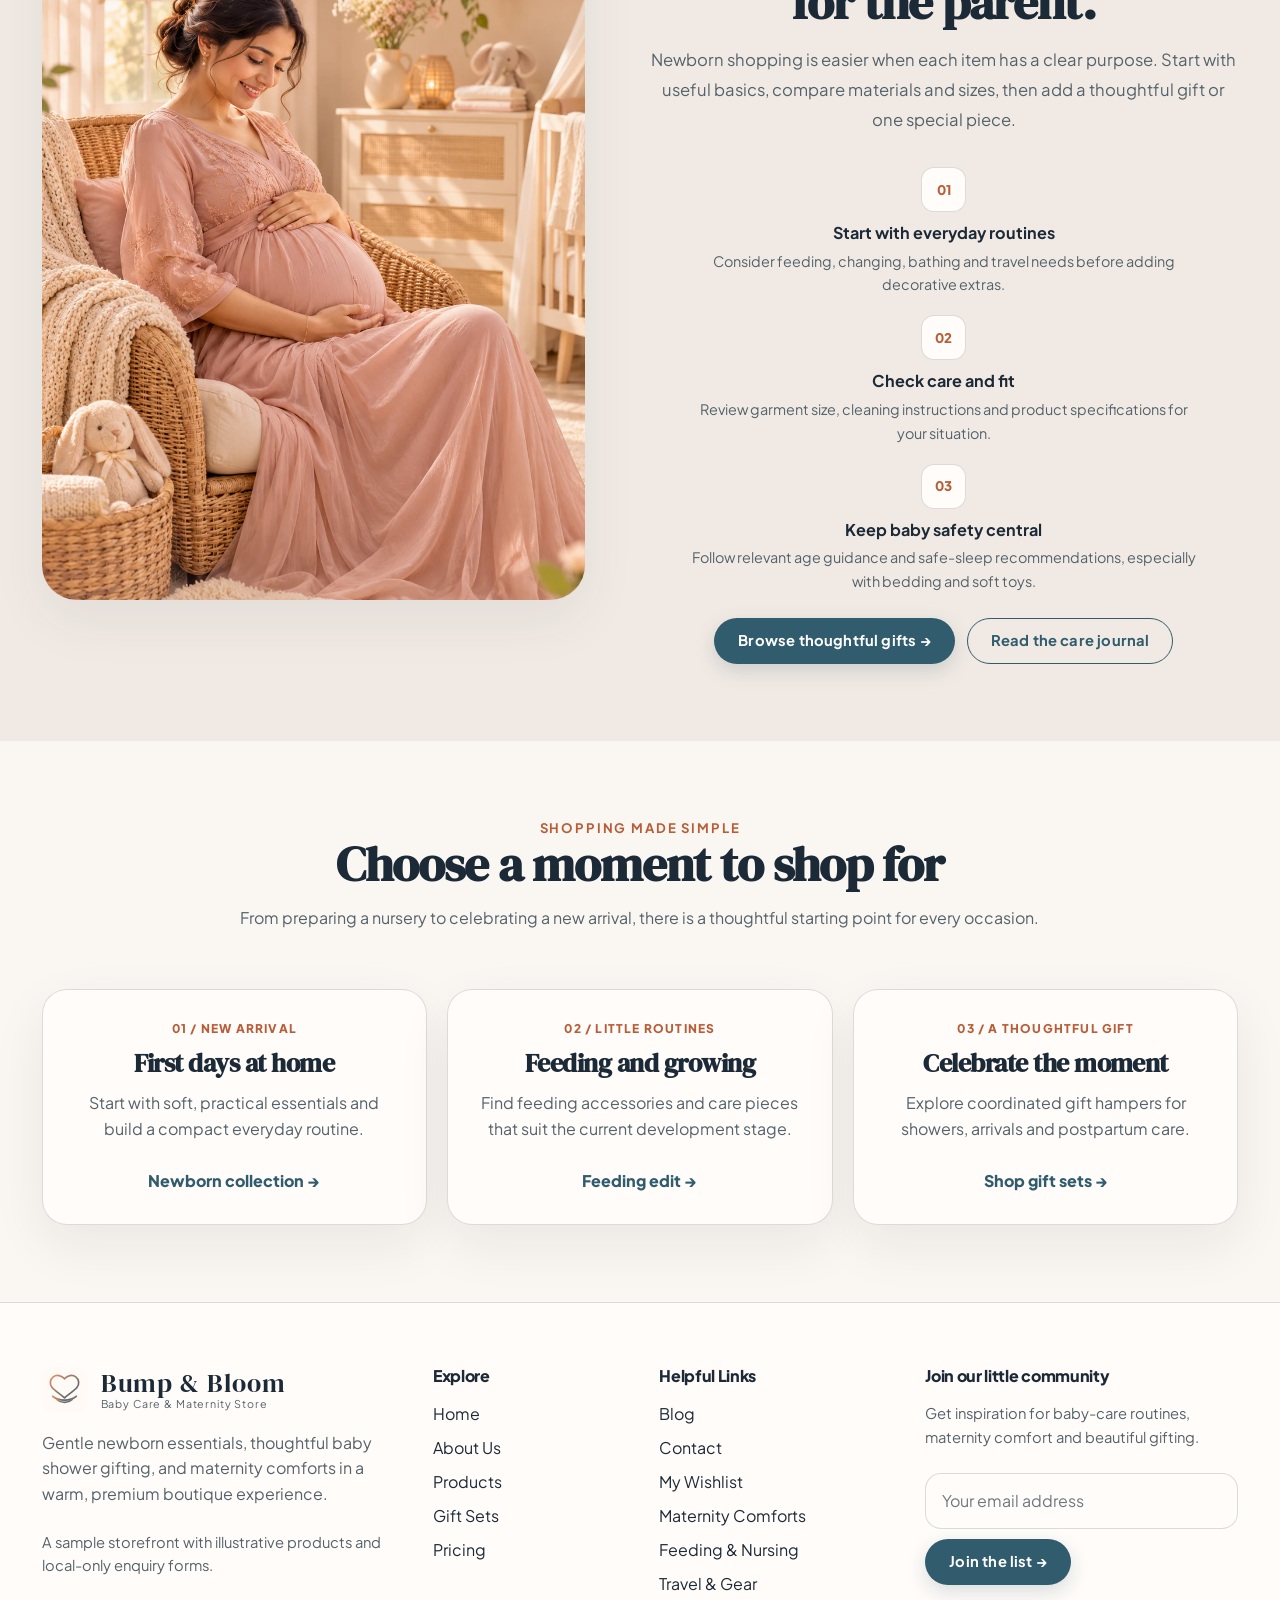
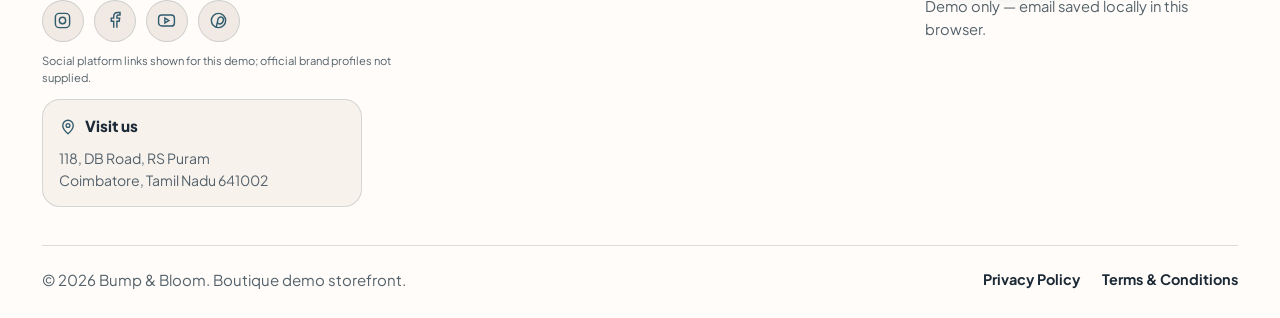
<file: Bump and Bloom/products.html>
<!DOCTYPE html>

<html data-theme="light" dir="ltr" lang="en">
<head>
<meta charset="utf-8"/>
<meta content="width=device-width, initial-scale=1.0" name="viewport"/>
<meta content="Bump &amp; Bloom — premium baby care, maternity comforts and thoughtful gift sets." name="description"/>
<title>Products | Bump &amp; Bloom</title>
<link href="assets/icons/favicon.png" rel="icon"/>
<link href="assets/icons/apple-touch-icon.png" rel="apple-touch-icon"/>
<link href="https://fonts.googleapis.com" rel="preconnect"/>
<link crossorigin="" href="https://fonts.gstatic.com" rel="preconnect"/>
<link href="https://fonts.googleapis.com/css2?family=DM+Serif+Display:ital@0;1&amp;family=Plus+Jakarta+Sans:wght@400;500;600;700;800&amp;display=swap" rel="stylesheet"/>
<link href="assets/css/style.css" rel="stylesheet"/>
<link href="assets/css/refinement.css" rel="stylesheet"/><link href="assets/css/premium-update.css" rel="stylesheet"/><link href="assets/css/grand-alignment.css" rel="stylesheet"/><link href="assets/css/site-improvements.css" rel="stylesheet"/><link href="assets/css/final-qa.css" rel="stylesheet"/>
<script defer="" src="assets/js/data.js"></script>
<script defer="" src="assets/js/site.js"></script>
</head>
<body class="page-tint" data-page="products">
<div id="siteHeader"></div>
<main><section class="hero hero--inner"><div class="hero-shell"><div class="hero-grid"><div class="hero-copy"><span class="eyebrow">Products</span><h1>Curated baby care essentials</h1><p class="lead">Browse everyday newborn, feeding, bath, travel, nursery and learning picks styled in the same premium boutique mood.</p><div class="button-row"><a class="btn btn-primary" href="#collection">Shop the collection →</a><a class="btn btn-outline" href="gift-sets.html">Explore gift sets</a></div></div><div class="hero-visual"><img alt="Pastel feeding set on a warm nursery tabletop" src="assets/images/product-feeding.webp"/></div></div></div></section><section class="section shop-categories" id="shop-by-category">
<div class="container">
<div class="section-head center"><span class="eyebrow">Explore by need</span><h2>Little essentials, thoughtfully grouped</h2><p>Find ideas for everyday routines, first adventures, and nursery moments. Browse by category, then narrow down the pieces you like.</p></div>
<div class="shop-category-grid">
<a class="shop-cat" href="products.html?category=Newborn%20Essentials"><span class="shop-cat-icon">◌</span><strong>Newborn essentials</strong><small>Swaddles &amp; first layers</small></a>
<a class="shop-cat" href="products.html?category=Feeding%20%26%20Nursing"><span class="shop-cat-icon">♡</span><strong>Feeding &amp; nursing</strong><small>Meal time routines</small></a>
<a class="shop-cat" href="products.html?category=Bath%20%26%20Skincare"><span class="shop-cat-icon">✳</span><strong>Bath &amp; care</strong><small>Gentle everyday ritual</small></a>
<a class="shop-cat" href="products.html?category=Nursery%20%26%20Bedding"><span class="shop-cat-icon">⌂</span><strong>Nursery &amp; bedding</strong><small>Room inspiration</small></a>
<a class="shop-cat" href="products.html?category=Toys%20%26%20Learning"><span class="shop-cat-icon">✿</span><strong>Toys &amp; learning</strong><small>Discover &amp; play</small></a>
<a class="shop-cat" href="products.html?category=Maternity%20Comforts"><span class="shop-cat-icon">☼</span><strong>Maternity comforts</strong><small>Support for mom</small></a>
</div>
</div>
</section><section class="section shop-collection-section" id="collection">
<div class="container">
<div class="section-head center"><span class="eyebrow">The complete collection</span><h2>Find something lovely for every stage</h2><p>Search and compare our illustrative catalogue. Check specific product suitability and manufacturer information before any real purchase.</p></div>
<div class="shop-main-layout">
<aside aria-label="Product filters" class="shop-sidebar card">
<div class="sidebar-heading"><div><span class="eyebrow">Refine</span><h3>Filter collection</h3></div><button class="reset-link" id="resetFilters" type="button">Reset all</button></div>
<div class="filter-group"><label for="productSearch">Search the store</label><div class="shop-search-wrap"><span aria-hidden="true">⌕</span><input autocomplete="off" class="input" id="productSearch" placeholder="Try swaddle, bunny, feeding..." type="search"/></div></div>
<div class="filter-group"><div class="filter-label-row"><label id="categoryLabel">Product category</label><span class="filter-caption">Choose any</span></div><div aria-labelledby="categoryLabel" class="check-grid shop-checks" id="categoryChecks"></div></div>
<div class="filter-group"><label for="maxPrice">Maximum budget</label><div class="price-range-label"><span>Up to</span><strong id="priceValue">₹6,500</strong></div><input id="maxPrice" max="6500" min="900" step="100" type="range" value="6500"/><div class="range-endpoints"><span>₹900</span><span>₹6,500</span></div></div>
<div class="filter-assist"><span aria-hidden="true">✦</span><p>Not sure what to pick? Send an enquiry with a product reference and what stage you're shopping for.</p><a class="text-link" href="contact.html">Ask for guidance →</a></div>
</aside>
<div class="shop-results">
<div class="shop-toolbar card"><div class="shop-result-copy"><span class="eyebrow">Bump &amp; Bloom favourites</span><h3>Explore all essentials</h3><p aria-live="polite" id="productCount">Loading the collection…</p></div><div class="shop-sort"><label for="sortProducts">Sort collection</label><select class="select" id="sortProducts"><option value="featured">Featured first</option><option value="price-low">Price: low to high</option><option value="price-high">Price: high to low</option><option value="name">Name: A to Z</option></select></div></div>
<div aria-live="polite" class="shop-active-filters" id="activeFilters"></div>
<div class="catalog-grid shop-grid" id="productGrid"></div>
<div class="shop-footnote"><span aria-hidden="true">ⓘ</span> Product photographs and prices are illustrative. Details, availability, materials and age suitability require seller verification.</div>
</div>
</div>
</div>
</section><section class="section shop-editorial-section"><div class="container shop-editorial-grid">
<div class="shop-editorial-photo"><img alt="Soft maternity-inspired garment photograph" loading="lazy" src="assets/images/product-maternity.webp"/></div>
<div class="shop-editorial-copy"><span class="eyebrow">A little care in every choice</span><h2>Comfort for the baby. Consideration for the parent.</h2><p>Newborn shopping is easier when each item has a clear purpose. Start with useful basics, compare materials and sizes, then add a thoughtful gift or one special piece.</p>
<div class="editorial-point"><span>01</span><div><strong>Start with everyday routines</strong><p>Consider feeding, changing, bathing and travel needs before adding decorative extras.</p></div></div>
<div class="editorial-point"><span>02</span><div><strong>Check care and fit</strong><p>Review garment size, cleaning instructions and product specifications for your situation.</p></div></div>
<div class="editorial-point"><span>03</span><div><strong>Keep baby safety central</strong><p>Follow relevant age guidance and safe-sleep recommendations, especially with bedding and soft toys.</p></div></div>
<div class="button-row"><a class="btn btn-primary" href="gift-sets.html">Browse thoughtful gifts →</a><a class="btn btn-outline" href="blog.html">Read the care journal</a></div></div>
</div></section><section class="section shop-stage-section"><div class="container"><div class="section-head center"><span class="eyebrow">Shopping made simple</span><h2>Choose a moment to shop for</h2><p>From preparing a nursery to celebrating a new arrival, there is a thoughtful starting point for every occasion.</p></div><div class="shop-stage-grid">
<article class="stage-card"><span class="stage-num">01 / NEW ARRIVAL</span><h3>First days at home</h3><p>Start with soft, practical essentials and build a compact everyday routine.</p><a class="text-link" href="products.html?category=Newborn%20Essentials">Newborn collection →</a></article>
<article class="stage-card"><span class="stage-num">02 / LITTLE ROUTINES</span><h3>Feeding and growing</h3><p>Find feeding accessories and care pieces that suit the current development stage.</p><a class="text-link" href="products.html?category=Feeding%20%26%20Nursing">Feeding edit →</a></article>
<article class="stage-card"><span class="stage-num">03 / A THOUGHTFUL GIFT</span><h3>Celebrate the moment</h3><p>Explore coordinated gift hampers for showers, arrivals and postpartum care.</p><a class="text-link" href="gift-sets.html">Shop gift sets →</a></article>
</div></div></section></main>
<div id="siteFooter"></div>
<div class="sticky-cta-mobile"><a class="btn btn-outline" href="contact.html">Contact</a><a class="btn btn-primary" href="products.html">Shop Now</a></div>
</body>
</html>
</file>
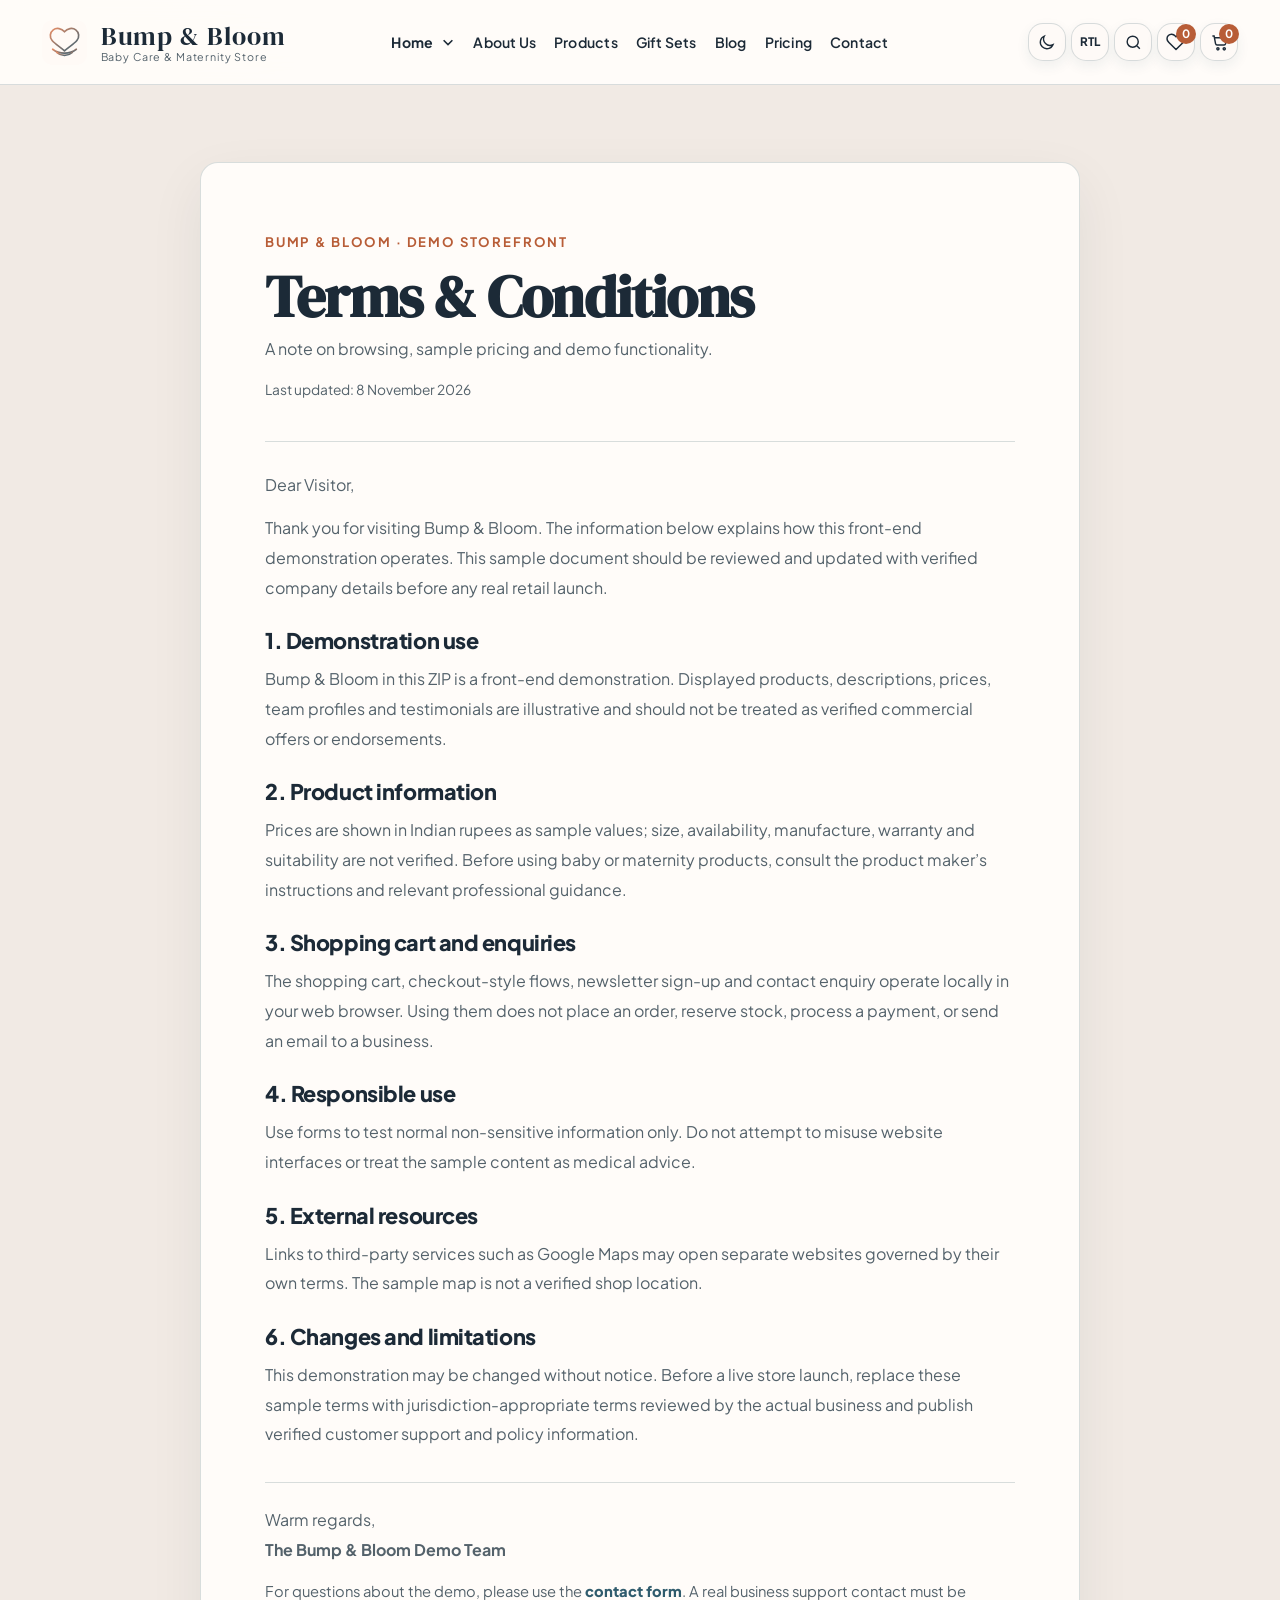
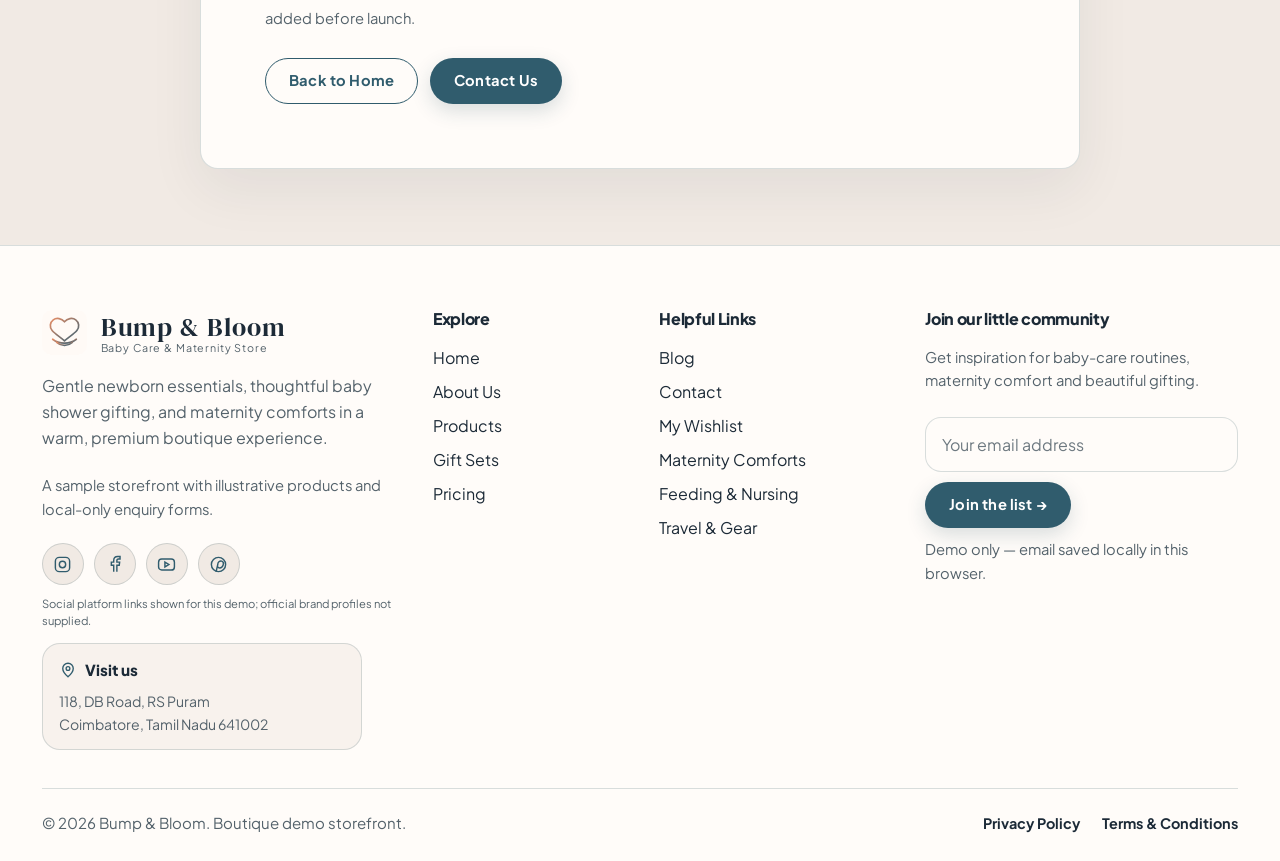
<file: Bump and Bloom/terms-and-conditions.html>
<!DOCTYPE html>

<html data-theme="light" dir="ltr" lang="en">
<head>
<meta charset="utf-8"/>
<meta content="width=device-width, initial-scale=1.0" name="viewport"/>
<meta content="Bump &amp; Bloom — premium baby care, maternity comforts and thoughtful gift sets." name="description"/>
<title>Terms &amp; Conditions | Bump &amp; Bloom</title>
<link href="assets/icons/favicon.png" rel="icon"/>
<link href="assets/icons/apple-touch-icon.png" rel="apple-touch-icon"/>
<link href="https://fonts.googleapis.com" rel="preconnect"/>
<link crossorigin="" href="https://fonts.gstatic.com" rel="preconnect"/>
<link href="https://fonts.googleapis.com/css2?family=DM+Serif+Display:ital@0;1&amp;family=Plus+Jakarta+Sans:wght@400;500;600;700;800&amp;display=swap" rel="stylesheet"/>
<link href="assets/css/style.css" rel="stylesheet"/>
<link href="assets/css/refinement.css" rel="stylesheet"/><link href="assets/css/premium-update.css" rel="stylesheet"/><link href="assets/css/grand-alignment.css" rel="stylesheet"/><link href="assets/css/site-improvements.css" rel="stylesheet"/><link href="assets/css/final-qa.css" rel="stylesheet"/>
<script defer="" src="assets/js/data.js"></script>
<script defer="" src="assets/js/site.js"></script>
</head>
<body class="page-tint" data-page="terms-and-conditions">
<div id="siteHeader"></div>
<main><section class="section legal-page"><div class="container"><div class="legal-paper card"><div class="legal-letter-head"><span class="eyebrow">Bump &amp; Bloom · Demo Storefront</span><h1>Terms &amp; Conditions</h1><p class="legal-subtitle">A note on browsing, sample pricing and demo functionality.</p><p class="legal-date">Last updated: 8 November 2026</p></div><div class="legal-salutation"><p>Dear Visitor,</p><p>Thank you for visiting Bump &amp; Bloom. The information below explains how this front-end demonstration operates. This sample document should be reviewed and updated with verified company details before any real retail launch.</p></div><section class="legal-section"><h2>1. Demonstration use</h2><p>Bump &amp; Bloom in this ZIP is a front-end demonstration. Displayed products, descriptions, prices, team profiles and testimonials are illustrative and should not be treated as verified commercial offers or endorsements.</p></section><section class="legal-section"><h2>2. Product information</h2><p>Prices are shown in Indian rupees as sample values; size, availability, manufacture, warranty and suitability are not verified. Before using baby or maternity products, consult the product maker’s instructions and relevant professional guidance.</p></section><section class="legal-section"><h2>3. Shopping cart and enquiries</h2><p>The shopping cart, checkout-style flows, newsletter sign-up and contact enquiry operate locally in your web browser. Using them does not place an order, reserve stock, process a payment, or send an email to a business.</p></section><section class="legal-section"><h2>4. Responsible use</h2><p>Use forms to test normal non-sensitive information only. Do not attempt to misuse website interfaces or treat the sample content as medical advice.</p></section><section class="legal-section"><h2>5. External resources</h2><p>Links to third-party services such as Google Maps may open separate websites governed by their own terms. The sample map is not a verified shop location.</p></section><section class="legal-section"><h2>6. Changes and limitations</h2><p>This demonstration may be changed without notice. Before a live store launch, replace these sample terms with jurisdiction-appropriate terms reviewed by the actual business and publish verified customer support and policy information.</p></section><div class="legal-closing"><p>Warm regards,<br/><strong>The Bump &amp; Bloom Demo Team</strong></p><p class="small muted">For questions about the demo, please use the <a class="text-link" href="contact.html">contact form</a>. A real business support contact must be added before launch.</p></div><div class="legal-nav"><a class="btn btn-outline" href="index.html">Back to Home</a><a class="btn btn-primary" href="contact.html">Contact Us</a></div></div></div></section></main>
<div id="siteFooter"></div>
<div class="sticky-cta-mobile"><a class="btn btn-outline" href="contact.html">Contact</a><a class="btn btn-primary" href="products.html">Shop Now</a></div>
</body>
</html>
</file>
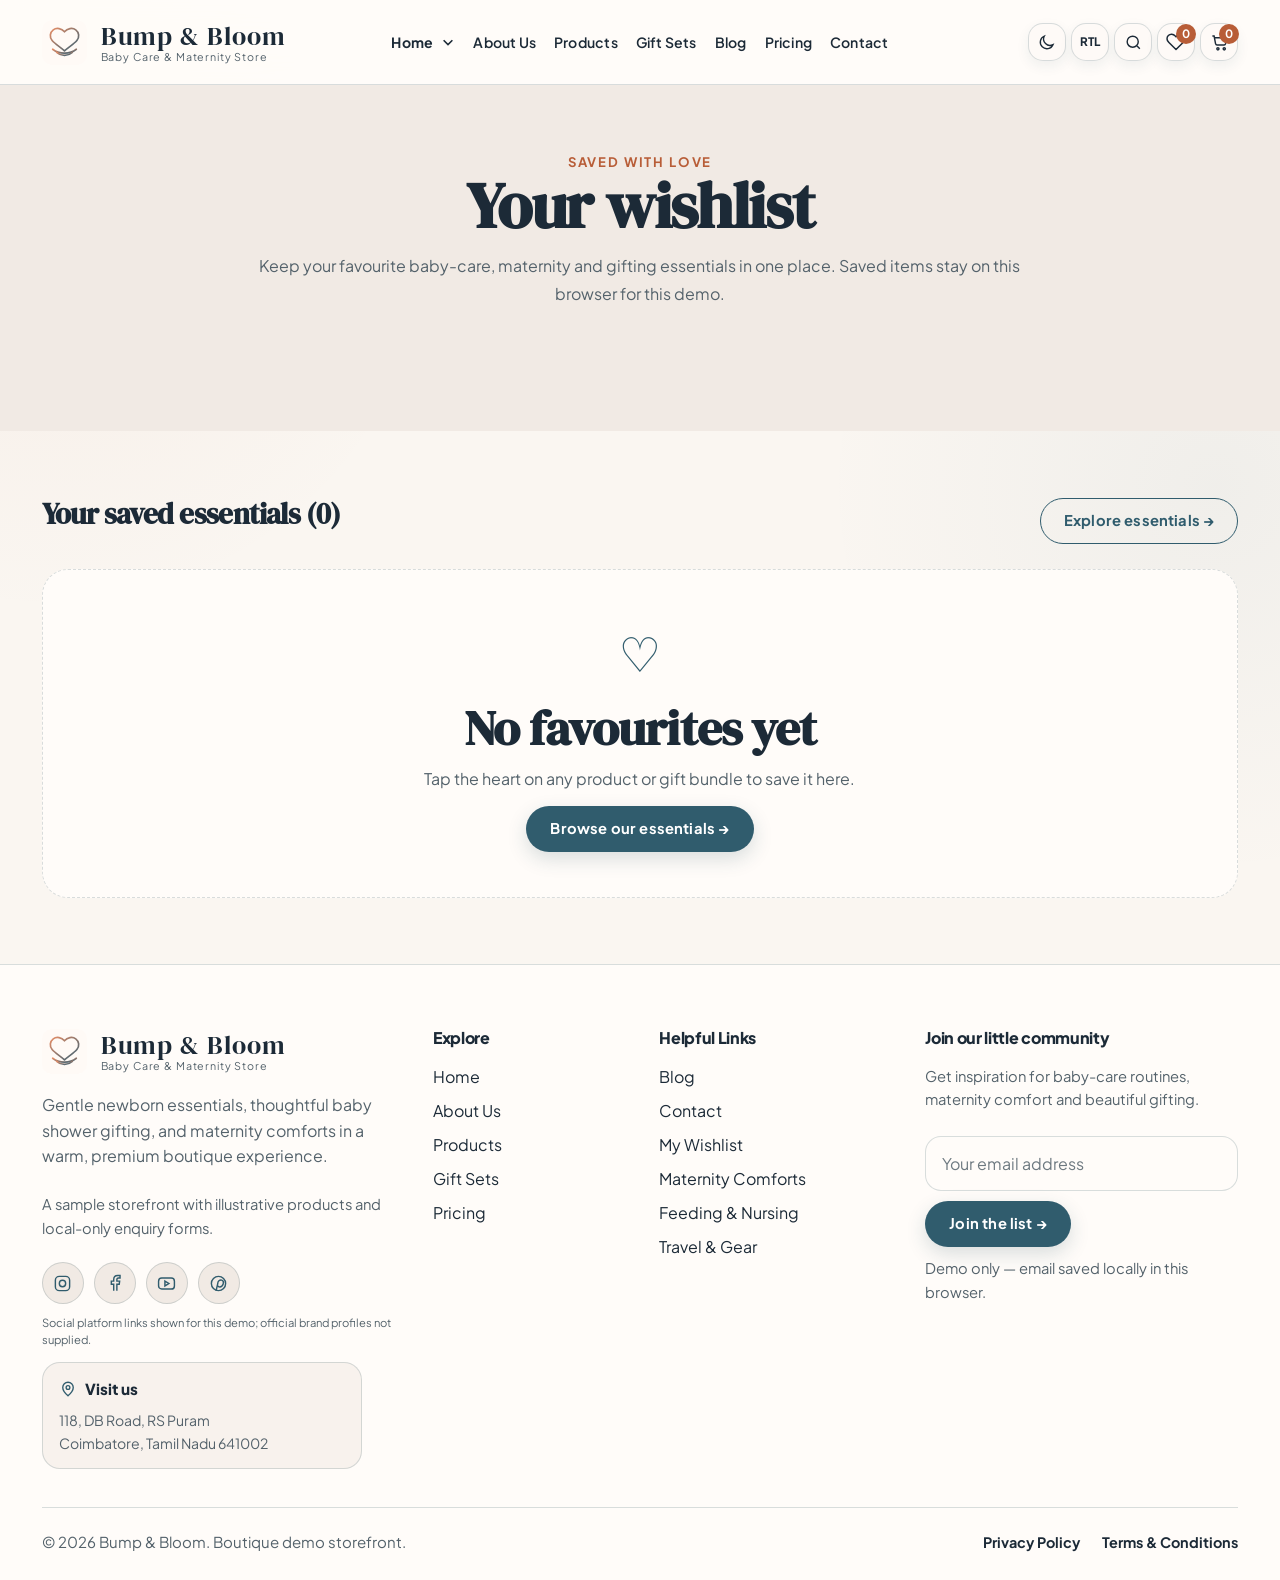
<file: Bump and Bloom/wishlist.html>
<!DOCTYPE html>
<html lang="en" dir="ltr" data-theme="light"><head>
<meta charset="utf-8"><meta name="viewport" content="width=device-width, initial-scale=1.0">
<meta name="description" content="Your saved baby and maternity favourites at Bump &amp; Bloom."><title>My Wishlist | Bump &amp; Bloom</title>
<link rel="icon" href="assets/icons/favicon.png"><link rel="apple-touch-icon" href="assets/icons/apple-touch-icon.png">
<link rel="preconnect" href="https://fonts.googleapis.com"><link rel="preconnect" href="https://fonts.gstatic.com" crossorigin>
<link href="https://fonts.googleapis.com/css2?family=DM+Serif+Display:ital@0;1&amp;family=Plus+Jakarta+Sans:wght@400;500;600;700;800&amp;display=swap" rel="stylesheet">
<link rel="stylesheet" href="assets/css/style.css"><link rel="stylesheet" href="assets/css/refinement.css"><link rel="stylesheet" href="assets/css/premium-update.css"><link rel="stylesheet" href="assets/css/grand-alignment.css"><link rel="stylesheet" href="assets/css/site-improvements.css"><link rel="stylesheet" href="assets/css/final-qa.css">
<script defer src="assets/js/data.js"></script><script defer src="assets/js/site.js"></script>
</head><body class="page-tint" data-page="wishlist"><div id="siteHeader"></div>
<main><section class="wishlist-hero section-sm"><div class="container"><div class="section-head center"><span class="eyebrow">Saved with love</span><h1>Your wishlist</h1><p>Keep your favourite baby-care, maternity and gifting essentials in one place. Saved items stay on this browser for this demo.</p></div></div></section>
<section class="section-sm"><div class="container"><div class="wishlist-toolbar"><h2 class="wishlist-heading">Your saved essentials <span id="wishlistCount" aria-live="polite"></span></h2><a class="btn btn-outline" href="products.html">Explore essentials →</a></div><div class="products-grid wishlist-grid" id="wishlistGrid" aria-live="polite"></div></div></section></main>
<div id="siteFooter"></div><div class="sticky-cta-mobile"><a class="btn btn-outline" href="products.html">Shop</a><a class="btn btn-primary" href="cart.html">Your Bag</a></div></body></html>
</file>
<file: Bump and Bloom/assets/css/style.css>
:root{
  --bg:#fffaf6;--bg-soft:#f8f2ec;--surface:#ffffff;--surface-2:#f4ede6;--text:#1f2740;--muted:#5f6777;--border:rgba(53,95,115,.12);--primary:#355f73;--primary-2:#4c7487;--accent:#e48c64;--success:#7a9b85;--shadow:0 22px 44px rgba(31,39,64,.08);--radius:26px;--container:min(1220px, calc(100% - 32px));--header-h:86px;
}
html[data-theme="dark"]{--bg:#171719;--bg-soft:#222327;--surface:#23252a;--surface-2:#2a2d34;--text:#f4efe8;--muted:#c8c0b7;--border:rgba(255,250,246,.08);--primary:#83adc1;--primary-2:#6f9aae;--accent:#f1ae87;--success:#91b29d;--shadow:0 22px 44px rgba(0,0,0,.35)}
*{box-sizing:border-box}html{scroll-behavior:smooth}body{margin:0;font-family:"Plus Jakarta Sans",system-ui,-apple-system,Segoe UI,Roboto,sans-serif;background:var(--bg);color:var(--text);line-height:1.6;-webkit-font-smoothing:antialiased}a{text-decoration:none;color:inherit}img{max-width:100%;display:block}button,input,select,textarea{font:inherit}button{cursor:pointer}.container{width:var(--container);margin-inline:auto}.section{padding:92px 0}.section-sm{padding:64px 0}.section-head{max-width:720px;margin:0 0 32px}.section-head.center{text-align:center;margin-inline:auto}.eyebrow{display:inline-flex;gap:10px;align-items:center;font-size:.82rem;letter-spacing:.18em;text-transform:uppercase;color:var(--accent);font-weight:700}.eyebrow:after{content:"";width:56px;height:2px;border-radius:999px;background:currentColor;opacity:.5}h1,h2,h3,h4{font-family:"DM Serif Display",Georgia,serif;line-height:1.08;letter-spacing:-.02em;margin:0 0 12px}h1{font-size:clamp(2.5rem,5vw,4.6rem)}h2{font-size:clamp(2rem,3.8vw,3.4rem)}h3{font-size:1.35rem}p{margin:0 0 14px;color:var(--muted)}.lead{font-size:1.08rem;max-width:62ch}.btn,.icon-btn,.chip{transition:transform .28s ease,box-shadow .28s ease,background .28s ease,color .28s ease,border-color .28s ease}.btn{display:inline-flex;align-items:center;justify-content:center;gap:10px;border-radius:999px;padding:14px 24px;border:1px solid transparent;font-weight:700}.btn:hover,.icon-btn:hover,.chip:hover{transform:translateY(-2px)}.btn-primary{background:var(--primary);color:#fff;box-shadow:var(--shadow)}.btn-primary:hover{background:var(--primary-2)}.btn-outline{border-color:var(--primary);color:var(--primary);background:transparent}.button-row{display:flex;flex-wrap:wrap;gap:14px;margin-top:24px}.card{background:var(--surface);border:1px solid var(--border);border-radius:var(--radius);box-shadow:var(--shadow)}.glass{backdrop-filter:blur(10px)}.topbar{background:var(--primary);color:#fff;font-size:.9rem}.topbar .container{display:flex;align-items:center;justify-content:space-between;gap:14px;padding:10px 0}.topbar-links,.topbar-note{display:flex;gap:18px;flex-wrap:wrap;align-items:center}.topbar-note span,.topbar-links a{opacity:.92}.site-header{position:sticky;top:0;z-index:40;background:rgba(255,250,246,.92);backdrop-filter:blur(12px);border-bottom:1px solid transparent}html[data-theme="dark"] .site-header{background:rgba(23,23,25,.9)}.site-header.is-scrolled{border-bottom-color:var(--border);box-shadow:0 10px 30px rgba(0,0,0,.04)}.nav-shell{display:grid;grid-template-columns:auto 1fr auto;gap:18px;align-items:center;min-height:var(--header-h)}.brand{display:flex;align-items:center;gap:14px;min-width:0}.brand img{width:56px;height:56px;flex:0 0 auto}.brand-copy{display:flex;flex-direction:column;line-height:1.1;min-width:0}.brand-name{font-family:"DM Serif Display",serif;font-size:2rem;letter-spacing:.02em;white-space:nowrap}.brand-sub{font-size:.85rem;color:var(--muted);white-space:nowrap}.site-nav{display:flex;align-items:center;justify-content:center;gap:8px;flex-wrap:wrap}.site-nav a,.dropdown-trigger{padding:12px 14px;border-radius:999px;font-weight:600;background:transparent;border:none;display:inline-flex;align-items:center;gap:8px}.site-nav a.active,.dropdown-trigger.active,.site-nav a:hover,.dropdown-trigger:hover{color:var(--primary)}.dropdown{position:relative}.dropdown-panel{position:absolute;top:calc(100% + 12px);left:0;min-width:220px;padding:12px;background:var(--surface);border:1px solid var(--border);border-radius:20px;box-shadow:var(--shadow);display:grid;gap:6px;opacity:0;pointer-events:none;transform:translateY(8px);transition:.24s ease}.dropdown.open .dropdown-panel{opacity:1;pointer-events:auto;transform:translateY(0)}.dropdown-panel a{padding:12px 14px;border-radius:14px}.dropdown-panel a.current,.dropdown-panel a:hover{background:var(--surface-2)}.nav-actions{display:flex;align-items:center;gap:10px}.icon-btn{width:46px;height:46px;border-radius:999px;border:1px solid var(--border);background:var(--surface);display:inline-flex;align-items:center;justify-content:center;position:relative}.icon-btn .bubble{position:absolute;top:0;right:-2px;min-width:20px;height:20px;border-radius:999px;background:var(--accent);color:#fff;font-size:.72rem;display:grid;place-items:center;padding-inline:5px;font-weight:700}.mobile-toggle{display:none}.mobile-drawer{display:none;padding:0 0 18px;background:var(--bg)}.mobile-drawer.open{display:grid;gap:10px;border-top:1px solid var(--border)}.mobile-drawer a,.mobile-home-btn{padding:13px 4px;border:none;background:none;text-align:start;font-weight:700}.mobile-home-sub{display:none;padding-inline-start:16px}.mobile-home-sub.open{display:grid}.hero{padding:36px 0 0}.hero-shell{position:relative;background:var(--surface);border:1px solid var(--border);border-radius:36px;overflow:hidden;box-shadow:var(--shadow)}.hero-grid{display:grid;grid-template-columns:1.03fr .97fr;align-items:stretch}.hero-copy{padding:62px 56px 88px;background:linear-gradient(135deg,rgba(228,140,100,.09),transparent 38%),radial-gradient(circle at left top, rgba(53,95,115,.09), transparent 40%)}.hero-copy h1{max-width:10ch}.hero-copy .lead{max-width:48ch}.hero-visual{min-height:540px;background:var(--bg-soft)}.hero-visual img{width:100%;height:100%;object-fit:cover}.floating-cats{position:relative;margin-top:-44px;z-index:2}.category-strip{background:var(--surface);border:1px solid var(--border);border-radius:28px;box-shadow:var(--shadow);padding:18px;display:grid;grid-template-columns:repeat(8,1fr);gap:14px;align-items:stretch}.cat-pill{display:grid;gap:10px;justify-items:center;text-align:center;padding:12px 10px;border-radius:20px}.cat-pill:hover{background:var(--surface-2)}.cat-icon{width:62px;height:62px;border-radius:50%;display:grid;place-items:center;background:var(--bg-soft);color:var(--accent);font-size:1.5rem;border:1px solid var(--border)}.cat-pill span{font-size:.94rem;font-weight:700;line-height:1.35}.featured-wrap{display:grid;grid-template-columns:minmax(0,1fr) 360px;gap:24px;align-items:start}.products-grid{display:grid;grid-template-columns:repeat(4,minmax(0,1fr));gap:18px}.product-card{display:grid;gap:0;overflow:hidden;position:relative}.product-thumb{position:relative;aspect-ratio:4/5;background:var(--surface-2)}.product-thumb img{width:100%;height:100%;object-fit:cover}.badge-heart{position:absolute;top:14px;right:14px;width:40px;height:40px;border:none;border-radius:50%;background:rgba(255,255,255,.94);display:grid;place-items:center;color:var(--accent);box-shadow:var(--shadow)}.product-body{padding:16px 16px 18px}.rating{display:flex;align-items:center;gap:7px;color:#e6a13d;font-size:.88rem;font-weight:700;margin-bottom:6px}.price-row{display:flex;align-items:center;justify-content:space-between;gap:10px;margin-top:8px}.price strong{color:#8c2438;font-size:1.45rem}.price s{color:var(--muted);opacity:.8;font-size:.95rem;margin-inline-start:7px}.cart-mini{width:40px;height:40px;border-radius:12px;border:none;background:var(--accent);color:#fff;display:grid;place-items:center}.promo-card{overflow:hidden}.promo-card img{aspect-ratio:4/5;object-fit:cover;width:100%}.promo-body{padding:24px}.icon-feature-bar{display:grid;grid-template-columns:repeat(4,1fr);gap:18px;padding:28px 26px}.icon-feature{display:flex;gap:16px;align-items:flex-start}.icon-feature i{font-size:1.8rem;color:var(--primary)}.icon-feature h4{font-family:inherit;font-size:1.02rem;line-height:1.3;margin-bottom:4px}.split-banner{display:grid;grid-template-columns:1.1fr .9fr;gap:24px;align-items:center}.banner-copy{padding:36px}.banner-image{border-radius:32px;overflow:hidden;box-shadow:var(--shadow)}.banner-image img{width:100%;height:100%;min-height:420px;object-fit:cover}.highlight-grid{display:grid;grid-template-columns:repeat(3,1fr);gap:18px}.highlight-card{padding:28px}.highlight-card i{font-size:1.6rem;color:var(--accent)}.page-hero{padding:48px 0 28px}.page-hero-shell{display:grid;grid-template-columns:1.05fr .95fr;gap:22px;align-items:center;padding:30px}.page-hero-shell img{width:100%;height:100%;object-fit:cover;min-height:300px;border-radius:28px}.filter-layout{display:grid;grid-template-columns:290px 1fr;gap:24px}.filter-panel{position:sticky;top:calc(var(--header-h) + 24px);align-self:start;padding:22px}.filter-group{display:grid;gap:10px;margin-bottom:22px}.input,.select,textarea{width:100%;padding:14px 16px;border-radius:16px;border:1px solid var(--border);background:var(--surface);color:var(--text)}label{font-weight:700;font-size:.95rem}.check-grid{display:grid;gap:10px}.check-item{display:flex;gap:10px;align-items:flex-start;color:var(--muted)}.catalog-head{display:flex;align-items:end;justify-content:space-between;gap:16px;margin-bottom:18px}.catalog-grid{display:grid;grid-template-columns:repeat(3,minmax(0,1fr));gap:18px}.detail-wrap{display:grid;grid-template-columns:minmax(0,1.05fr) .95fr;gap:28px;align-items:start}.detail-gallery{display:grid;gap:16px}.detail-main{border-radius:32px;overflow:hidden;border:1px solid var(--border);background:var(--surface)}.detail-main img{width:100%;height:auto;display:block}.detail-panel{padding:28px}.detail-meta{display:flex;flex-wrap:wrap;gap:10px;margin:16px 0}.chip{padding:10px 14px;border-radius:999px;background:var(--surface-2);font-size:.92rem;font-weight:700;display:inline-flex;align-items:center;gap:8px}.spec-list{display:grid;gap:12px;margin:24px 0;padding:18px;border:1px solid var(--border);border-radius:24px;background:var(--surface-2)}.spec-row{display:flex;justify-content:space-between;gap:20px}.related-grid,.gift-grid,.article-grid,.team-grid,.pricing-grid,.faq-grid{display:grid;gap:18px}.related-grid,.gift-grid,.article-grid,.team-grid{grid-template-columns:repeat(3,minmax(0,1fr))}.gift-card,.article-card,.team-card,.price-card,.faq-item,.value-card{background:var(--surface);border:1px solid var(--border);border-radius:30px;box-shadow:var(--shadow);overflow:hidden}.gift-card img,.article-card img,.team-card img{width:100%;aspect-ratio:4/5;object-fit:cover}.article-card img.heroish{aspect-ratio:4/3}.card-body{padding:18px 18px 22px}.blog-layout{display:grid;grid-template-columns:300px 1fr;gap:24px}.team-card .card-body{text-align:center}.team-card h3{margin-bottom:4px}.team-card p.role{font-weight:700;color:var(--accent);margin-bottom:10px}.values-grid{display:grid;grid-template-columns:repeat(3,1fr);gap:18px}.value-card{padding:28px}.value-card i{font-size:1.5rem;color:var(--primary)}.story-panel{display:grid;grid-template-columns:1fr 1fr;gap:24px;align-items:center}.story-panel img{width:100%;height:100%;object-fit:cover;border-radius:30px;min-height:420px}.price-card{padding:28px;display:grid;gap:18px}.price-card.featured{border-color:rgba(228,140,100,.35);background:linear-gradient(180deg, rgba(228,140,100,.1), transparent)}.price{display:flex;align-items:baseline;gap:6px}.price .big{font-size:3rem;font-family:"DM Serif Display",serif}.list{display:grid;gap:12px;padding:0;margin:0;list-style:none;color:var(--muted)}.faq-question{width:100%;padding:20px 24px;border:none;background:none;color:var(--text);font-weight:800;display:flex;justify-content:space-between;gap:16px;text-align:start}.faq-answer{padding:0 24px 22px;display:none}.faq-item.open .faq-answer{display:block}.contact-layout{display:grid;grid-template-columns:.95fr 1.05fr;gap:24px}.contact-card{padding:26px}.info-list{display:grid;gap:14px;margin-top:18px}.info-item{display:flex;gap:14px;align-items:flex-start}.info-item i{width:42px;height:42px;display:grid;place-items:center;border-radius:14px;background:var(--surface-2);color:var(--primary)}.form-grid{display:grid;grid-template-columns:1fr 1fr;gap:16px}.form-grid .full{grid-column:1/-1}.error{color:#bf4e58;font-size:.85rem;min-height:18px}.map-card{border-radius:30px;overflow:hidden;border:1px solid var(--border);min-height:240px;background:linear-gradient(135deg, rgba(53,95,115,.16), rgba(228,140,100,.13));display:grid;place-items:center;text-align:center;padding:24px}.site-footer{padding:76px 0 34px;background:var(--surface);border-top:1px solid var(--border);margin-top:80px}.footer-grid{display:grid;grid-template-columns:1.2fr .85fr .85fr 1fr;gap:30px}.footer-brand p{max-width:38ch}.footer-col{display:grid;align-content:start;gap:10px}.footer-col h4{font-family:inherit;font-size:1rem;margin-bottom:8px}.newsletter{display:grid;gap:12px}.footer-bottom{display:flex;justify-content:space-between;gap:14px;flex-wrap:wrap;padding-top:24px;margin-top:24px;border-top:1px solid var(--border);color:var(--muted);font-size:.94rem}.socials{display:flex;gap:10px}.socials a{width:40px;height:40px;border-radius:50%;display:grid;place-items:center;background:var(--bg-soft);border:1px solid var(--border);color:var(--primary)}.text-link{font-weight:800;color:var(--primary)}.empty-state{padding:26px;text-align:center;border:1px dashed var(--border);border-radius:26px;background:var(--surface)}.notice{padding:12px 14px;border-radius:16px;background:rgba(122,155,133,.12);color:var(--text)}.mini-kpis{display:grid;grid-template-columns:repeat(3,1fr);gap:16px;margin-top:28px}.kpi{padding:18px;border-radius:22px;background:var(--surface);border:1px solid var(--border);text-align:center}.kpi strong{display:block;font-size:2rem;font-family:"DM Serif Display",serif;color:var(--primary)}.reveal{opacity:0;transform:translateY(16px);transition:opacity .55s ease,transform .55s ease}.reveal.visible{opacity:1;transform:none}.sticky-cta-mobile{display:none}.page-tint{background:linear-gradient(180deg, rgba(53,95,115,.04), transparent 40%)}.small{font-size:.92rem}.muted{color:var(--muted)}.mt-3{margin-top:18px}.mt-4{margin-top:24px}.mt-5{margin-top:32px}
a:focus-visible,button:focus-visible,input:focus-visible,select:focus-visible,textarea:focus-visible{outline:3px solid rgba(228,140,100,.45);outline-offset:3px}
html[dir="rtl"] .site-nav,html[dir="rtl"] .nav-actions{flex-direction:row-reverse}html[dir="rtl"] .brand,html[dir="rtl"] .icon-feature,html[dir="rtl"] .info-item,html[dir="rtl"] .rating,html[dir="rtl"] .price-row{direction:rtl}html[dir="rtl"] .hero-grid,html[dir="rtl"] .page-hero-shell,html[dir="rtl"] .featured-wrap,html[dir="rtl"] .split-banner,html[dir="rtl"] .filter-layout,html[dir="rtl"] .detail-wrap,html[dir="rtl"] .story-panel,html[dir="rtl"] .contact-layout{direction:rtl}
@media (max-width:1180px){.category-strip{grid-template-columns:repeat(4,1fr)}.products-grid{grid-template-columns:repeat(2,minmax(0,1fr))}.catalog-grid,.related-grid,.gift-grid,.article-grid,.team-grid,.pricing-grid,.values-grid{grid-template-columns:repeat(2,minmax(0,1fr))}.footer-grid{grid-template-columns:repeat(2,1fr)}}
@media (max-width:1024px){.site-nav{display:none}.mobile-toggle{display:inline-flex}.hero-grid,.page-hero-shell,.featured-wrap,.split-banner,.filter-layout,.detail-wrap,.story-panel,.contact-layout,.blog-layout{grid-template-columns:1fr}.hero-copy{padding:48px 28px 90px}.hero-visual{min-height:420px}.icon-feature-bar{grid-template-columns:repeat(2,1fr)}.filter-panel{position:static}}
@media (max-width:768px){.section{padding:72px 0}.topbar .container{padding:12px 0;justify-content:center;text-align:center}.topbar-links{display:none}.brand-name{font-size:1.6rem}.brand-sub{white-space:normal}.nav-actions .nav-cta{display:none}.category-strip{grid-template-columns:repeat(2,1fr);padding:14px}.products-grid,.catalog-grid,.related-grid,.gift-grid,.article-grid,.team-grid,.pricing-grid,.values-grid,.highlight-grid,.mini-kpis{grid-template-columns:1fr}.form-grid{grid-template-columns:1fr}.hero-copy{padding:38px 22px 86px}.page-hero-shell{padding:20px}.icon-feature-bar{grid-template-columns:1fr}.footer-grid{grid-template-columns:1fr}.sticky-cta-mobile{display:flex;position:fixed;left:0;right:0;bottom:0;z-index:45;background:rgba(255,250,246,.96);backdrop-filter:blur(12px);padding:12px 16px;border-top:1px solid var(--border);gap:12px}html[data-theme="dark"] .sticky-cta-mobile{background:rgba(23,23,25,.94)}body{padding-bottom:84px}}
@media (max-width:420px){.container{width:min(100% - 20px, 1220px)}.icon-btn{width:42px;height:42px}.btn{padding:13px 18px}.hero-copy{padding:32px 18px 82px}.promo-body,.detail-panel,.contact-card,.filter-panel,.price-card,.value-card,.highlight-card{padding:20px}}
</file>
<file: Bump and Bloom/assets/css/refinement.css>
/* Visual refinements aligned to the BUMP & BLOOM reference direction. */
:root{--bg:#faf6f0;--bg-soft:#f6ede4;--surface:#fffdfb;--primary:#315d70;--accent:#c46a44;--muted:#505a63}
html[data-theme="dark"]{--bg:#182832;--bg-soft:#20333e;--surface:#293d47;--surface-2:#314752;--primary:#afd7e8;--accent:#f2aa8a;--text:#fff9f2;--muted:#ced6d8}
/* full-bleed boutique masthead, large editorial photo at right */
.hero{padding:0}.hero-shell{width:100%;border:none;border-radius:0;box-shadow:none;max-width:none;position:relative}.hero-grid{display:block;min-height:380px}.hero-visual{position:absolute;inset-block:0;inset-inline-end:0;width:68%;min-height:0}.hero-visual img{object-position:center 42%}.hero-copy{position:relative;z-index:1;width:52%;padding:32px 38px 72px max(32px, calc((100vw - 1220px)/2));min-height:380px;display:flex;flex-direction:column;justify-content:center;background:linear-gradient(90deg,var(--bg) 2%,color-mix(in srgb, var(--bg) 96%,transparent) 74%,transparent)}.hero-copy h1{font-size:clamp(2.8rem,4vw,4.35rem);max-width:11ch}.hero-copy p{max-width:40ch}.hero-copy .button-row{margin-top:12px}.hero-copy .btn{padding:12px 21px}.floating-cats{margin-top:-38px}.category-strip{padding:13px;border-radius:26px;gap:6px;max-width:1320px;margin-inline:auto}.cat-pill{padding:5px;border-radius:18px}.cat-icon{width:60px;height:60px;color:var(--accent)}.cat-pill span{font-size:.87rem}
/* showcase: tight tiles + tall elegant promo panel */
.featured-wrap{grid-template-columns:minmax(0,1fr) 430px;gap:18px}.featured-wrap .section-head{margin-bottom:18px}.products-grid{gap:14px}.product-body{padding:12px;display:flex;flex-direction:column;align-items:stretch;flex:1}.product-card{display:flex;flex-direction:column;min-width:0}.product-card .product-body>p{font-size:.85rem;line-height:1.4;min-height:60px;display:-webkit-box;-webkit-line-clamp:3;-webkit-box-orient:vertical;overflow:hidden}.product-card h3{font-family:"Plus Jakarta Sans",system-ui,sans-serif;font-size:.93rem;font-weight:800;line-height:1.4;min-height:2.7em}.product-card .price-row{margin-top:auto}.product-card .price strong{font-size:1.18rem}.product-card .rating{font-size:.78rem;color:var(--accent)}.product-card .button-row{margin-top:8px}.promo-card{position:relative;min-height:440px;display:flex;align-items:flex-end}.promo-card>img{position:absolute;inset:0;width:100%;height:100%;object-fit:cover;object-position:center 25%}.promo-body{position:relative;z-index:1;width:100%;padding:54px 24px 24px;background:linear-gradient(0deg,color-mix(in srgb,var(--surface) 99%,transparent) 10%,color-mix(in srgb,var(--surface) 94%,transparent) 67%,transparent)}.promo-card .btn-primary{background:#8b2e48}.promo-card .btn-primary:hover{background:#a24660}.section{padding:72px 0}.section-sm{padding:55px 0}
.topbar{font-size:.78rem}.topbar .container{padding:7px 0}.nav-shell{min-height:72px}.brand img{width:49px;height:49px}.brand-name{font-size:1.8rem}.brand-sub{font-size:.68rem;letter-spacing:.08em}.site-nav{gap:0}.site-nav a,.dropdown-trigger{padding:10px 11px;font-size:.89rem}.nav-actions{gap:6px}.icon-btn{width:42px;height:42px}.nav-cta{padding:10px 17px}.section-head.center .eyebrow{justify-content:center}
/* well-behaved fixed-size photos, compact profiles */
.team-card>img{width:110px;height:110px;aspect-ratio:1;object-fit:cover;margin:24px auto 0;border-radius:50%}.team-card .card-body{padding-top:14px}.team-grid{grid-template-columns:repeat(2,minmax(0,1fr));max-width:850px;margin-inline:auto}.article-card .card-body,.gift-card .card-body{display:flex;flex-direction:column;height:calc(100% - 250px)}.article-card>img,.gift-card>img{height:250px;aspect-ratio:auto}.article-card .card-body .text-link,.gift-card .card-body .price-row{margin-top:auto}
/* order bag */
.cart-grid{display:grid;grid-template-columns:minmax(0,1.6fr) 360px;gap:25px;align-items:start}.cart-summary{padding:28px;display:grid;gap:16px;position:sticky;top:100px}.cart-summary h2{font-size:2rem}.cart-summary .cart-total{font-weight:800;padding-top:16px;border-top:1px solid var(--border)}.cart-items{display:grid;gap:16px}.cart-empty{padding:44px;text-align:center}.cart-empty-icon{font-size:3rem;color:var(--accent)}.cart-line{display:flex;gap:18px;padding:16px;align-items:center}.cart-line>img{width:112px;height:128px;border-radius:16px;object-fit:cover}.cart-line-body{flex:1;min-width:0}.cart-line-title{font-weight:800}.cart-line p{margin-top:6px}.cart-line>strong{white-space:nowrap}.cart-qty{display:flex;align-items:center;gap:10px;margin-top:10px}.cart-qty button:not(.remove-link){width:32px;height:32px;border-radius:50%;border:1px solid var(--border);color:var(--text);background:var(--surface-2)}.remove-link{border:0;background:none;color:var(--accent);text-decoration:underline}.cart-preview{padding:32px}.btn-block{width:100%}#checkoutPreview{scroll-margin-top:100px}#checkoutPreview[hidden]{display:none}
.price-card{height:100%;align-content:space-between}.price-card>.btn{margin-top:auto}.pricing-grid{grid-template-columns:repeat(3,minmax(0,1fr))}.price .big{font-size:2.4rem}.price strong{color:var(--accent)}
html[data-theme="dark"] .btn-primary{color:#122733}html[data-theme="dark"] .topbar{background:#244a5e;color:#fff}html[data-theme="dark"] .promo-card .btn-primary{color:#fff}html[data-theme="dark"] .price strong{color:var(--accent)}
@media(max-width:1240px){.nav-shell{gap:10px}.nav-cta{display:none}.featured-wrap{grid-template-columns:minmax(0,1fr) 330px}.hero-copy{padding-inline-start:36px}}
@media(max-width:1024px){.hero-shell{width:100%}.featured-wrap{grid-template-columns:1fr}.featured-wrap .products-grid{grid-template-columns:repeat(4,minmax(0,1fr))}.promo-card{min-height:340px;max-width:100%;display:block}.promo-card>img{object-position:center 35%}.promo-body{position:absolute;inset-block-end:0}.cart-grid{grid-template-columns:1fr}.cart-summary{position:static}.hero-copy{width:60%}.hero-visual{width:70%}.team-grid{grid-template-columns:repeat(2,1fr)}}
@media(max-width:768px){.hero-grid{display:flex;flex-direction:column}.hero-copy{order:1;width:100%;min-height:0;padding:30px 20px 38px;background:var(--bg)}.hero-visual{order:0;position:relative;width:100%;height:290px;min-height:0}.hero-visual img{object-position:center 45%}.hero-copy h1{font-size:clamp(2.7rem,9vw,3.6rem)}.floating-cats{margin-top:0}.category-strip{grid-template-columns:repeat(4,1fr);border-radius:0;padding:12px;gap:8px}.cat-icon{width:50px;height:50px}.cat-pill span{font-size:.75rem}.featured-wrap .products-grid{grid-template-columns:repeat(2,minmax(0,1fr))}.featured-wrap .section-head{margin-inline:auto}.promo-card{min-height:350px}.team-grid,.pricing-grid{grid-template-columns:1fr}.cart-line{align-items:flex-start}.cart-line>img{width:90px;height:105px}.cart-line>strong{display:none}.site-footer{margin-top:42px}.price-card{gap:12px}}
@media(max-width:420px){.brand img{width:37px;height:37px}.brand-name{font-size:1.32rem}.brand-sub{font-size:.58rem}.nav-shell{gap:6px}.nav-actions{gap:4px}.nav-actions>a[aria-label="Search catalog"]{display:none}.icon-btn{width:36px;height:36px}.category-strip{grid-template-columns:repeat(4,1fr)}.cat-icon{width:43px;height:43px}.cat-pill{padding:2px}.cat-pill span{font-size:.66rem}.featured-wrap .products-grid{gap:10px}.product-card h3{font-size:.83rem}.product-card .product-body>p{font-size:.77rem;min-height:54px}.product-card .price strong{font-size:.98rem}.product-card .text-link{font-size:.8rem}.hero-visual{height:260px}.cart-qty{gap:6px}.cart-qty button:not(.remove-link){width:28px;height:28px}}

.article-card,.gift-card{display:flex;flex-direction:column}.article-card .card-body,.gift-card .card-body{height:auto;flex:1}
@media (max-width:1024px){.pricing-grid{grid-template-columns:repeat(2,minmax(0,1fr))}}@media(max-width:768px){.pricing-grid{grid-template-columns:1fr}.nav-actions #dirToggle{min-width:36px}.mobile-drawer{max-height:calc(100dvh - 84px);overflow-y:auto}}
</file>
<file: Bump and Bloom/assets/css/premium-update.css>
/* BUMP & BLOOM | November refinement: persistent header, full site palette,
   shared editorial heroes, spacious collections, accessible responsive polish. */
:root {
  --container: min(1500px, calc(100% - clamp(24px, 4vw, 76px)));
  --bg: #faf6f1;
  --bg-soft: #f1eae4;
  --surface: #fffcf9;
  --surface-2: #f6eee8;
  --text: #1c2a37;
  --muted: #54626b;
  --primary: #305c6d;
  --primary-2: #214d5d;
  --accent: #b85d37;
  --border: rgba(51, 85, 96, .19);
  --shadow: 0 20px 55px rgba(32, 49, 59, .07);
  --header-h: 84px;
}
html[data-theme="dark"] {
  --bg: #111e28;
  --bg-soft: #192c37;
  --surface: #22343e;
  --surface-2: #2a404c;
  --text: #f8f0e8;
  --muted: #cad5d9;
  --primary: #a6d1dd;
  --primary-2: #c0e2e9;
  --accent: #f0b492;
  --border: rgba(225, 237, 238, .17);
  --shadow: 0 20px 52px rgba(0, 0, 0, .22);
}
html {scroll-padding-top: calc(var(--header-h) + 14px);}
html, body {min-width: 320px;}
body, body.page-tint {
  background-color: var(--bg) !important;
  background-image: radial-gradient(circle at 4% 25%, color-mix(in srgb, var(--accent) 5%, transparent), transparent 28%), radial-gradient(circle at 95% 54%, color-mix(in srgb, var(--primary) 5%, transparent), transparent 30%) !important;
  background-attachment: fixed;
  color: var(--text);
}
main { min-height: 60vh; }
main > section {position:relative;}
section, main, .page-hero, .section, .section-sm {color: var(--text);}
h1,h2,h3,h4 {color:var(--text);text-wrap:balance;}
p {color:var(--muted);}
/* Sticky belongs to the ENTIRE injected host, not to the nested <header>;
   otherwise the containing-block boundary allows the header to scroll away. */
#siteHeader {position:sticky;top:0;z-index:150;isolation:isolate;}
#siteHeader .topbar {display:none!important;}
.site-header {
  position:relative!important;
  top:auto!important;
  z-index:1;
  background:color-mix(in srgb, var(--surface) 95%, transparent)!important;
  border-bottom:1px solid var(--border);
  backdrop-filter:blur(20px) saturate(1.1);
  -webkit-backdrop-filter:blur(20px) saturate(1.1);
}
.site-header.is-scrolled {box-shadow:0 12px 32px rgba(16,43,54,.11);}
.nav-shell {width:var(--container);min-height:var(--header-h);column-gap:20px;}
.brand {flex-shrink:0;}
.brand-name {color:var(--text)!important;letter-spacing:.035em;}
.brand-sub {color:var(--muted)!important;}
.site-nav {gap:0;flex-wrap:nowrap;white-space:nowrap;}
.site-nav a,.dropdown-trigger {font-size:.86rem;letter-spacing:.015em;padding:10px 12px;border-radius:13px;transition:background .23s, color .23s;}
.site-nav a:hover,.dropdown-trigger:hover {background:var(--surface-2);}
.site-nav a.active,.dropdown-trigger.active {background:color-mix(in srgb, var(--primary) 11%, var(--surface));color:var(--primary);}
.dropdown-panel {top:calc(100% + 7px);border-radius:19px;box-shadow:0 18px 44px rgba(20,43,54,.16);}
.dropdown-panel a {white-space:normal;}
.nav-actions {gap:8px;}
.icon-btn {
  height:43px;width:43px;flex:0 0 auto;
  background:color-mix(in srgb, var(--surface) 86%, var(--surface-2));
  border:1px solid var(--border);
  box-shadow:0 3px 9px rgba(26,66,80,.035);
  color:var(--text);
}
.icon-btn:hover {background:var(--surface-2);border-color:var(--primary);}
#dirToggle {font-size:.79rem;font-weight:750;letter-spacing:.015em;min-width:46px;padding:0 4px;}
.nav-cta {background:linear-gradient(130deg,#2e6276,#214f61);color:#fff!important;padding:12px 21px;letter-spacing:.02em;box-shadow:0 10px 25px rgba(29,76,91,.16);white-space:nowrap;}
.nav-cta:hover {background:linear-gradient(130deg,#377386,#275c70);transform:translateY(-2px);}
html[data-theme="dark"] .nav-cta {background:linear-gradient(130deg,#b4d8e1,#8dbdcc);color:#112a36!important;}
.mobile-drawer {box-shadow:0 18px 25px rgba(12,45,56,.06);}
.mobile-drawer.open {padding:13px 20px 20px;gap:4px;}
.mobile-drawer.open a,.mobile-drawer.open .mobile-home-btn {border-radius:13px;padding:12px;}
.mobile-drawer.open a:hover,.mobile-drawer.open .mobile-home-btn:hover {background:var(--surface-2);}
/* One hero system for Home, all inner pages, and detailed product/story views. */
.hero,.hero--inner {padding:0!important;margin:0!important;background:var(--bg);}
.hero-shell,.hero--inner .hero-shell {
  position:relative;width:100%;max-width:none!important;margin:0!important;
  border:0!important;border-radius:0!important;overflow:hidden;
  background:var(--bg);box-shadow:none!important;
}
.hero-grid,.hero--inner .hero-grid {
  display:block!important;position:relative;isolation:isolate;min-height:505px;
  background:var(--bg);
}
.hero-visual,.hero--inner .hero-visual {
  position:absolute!important;inset-block:0!important;inset-inline-end:0!important;
  width:68%!important;height:100%!important;min-height:0!important;z-index:0;
  background:var(--bg-soft);
}
.hero-visual img,.hero--inner .hero-visual img {width:100%;height:100%;object-fit:cover;object-position:center 45%;}
.hero-copy,.hero--inner .hero-copy {
  position:relative;z-index:1;min-height:505px!important;width:57%!important;
  padding-block:66px 72px;
  padding-inline-start:max(38px, calc((100vw - 1450px)/2 + 38px));
  padding-inline-end:clamp(34px,5vw,86px);
  display:flex;flex-direction:column;justify-content:center;align-items:flex-start;
  background:linear-gradient(90deg, var(--bg) 3%,color-mix(in srgb,var(--bg) 98%, transparent) 48%,color-mix(in srgb,var(--bg) 88%,transparent) 77%,transparent 100%)!important;
  text-align:start!important;
}
.hero-copy h1,.hero--inner .hero-copy h1 {
  font-size:clamp(2.75rem,4.1vw,4.6rem);max-width:12ch;line-height:1.04;margin-block:17px 20px;
  overflow-wrap:break-word;
}
.hero-copy p,.hero-copy .lead {max-width:49ch;color:var(--muted);font-size:clamp(1rem,1.28vw,1.14rem);line-height:1.77;}
.hero-copy .button-row {margin-top:20px;justify-content:flex-start;}
.hero-copy .eyebrow {color:var(--accent);}
html[dir="rtl"] .hero-copy,html[dir="rtl"] .hero--inner .hero-copy {
  background:linear-gradient(270deg,var(--bg) 3%,color-mix(in srgb,var(--bg) 98%, transparent) 48%,color-mix(in srgb,var(--bg) 88%,transparent) 77%,transparent 100%)!important;
  text-align:start!important;align-items:flex-start;
}
html[dir="rtl"] .hero-visual,html[dir="rtl"] .hero--inner .hero-visual {inset-inline-end:0!important;inset-inline-start:auto!important;}
html[dir="rtl"] .hero-copy .button-row {justify-content:flex-start;}
/* Eliminate light section backdrops left behind by the original visual layer. */
.page-tint,.feature-notes,.shop-categories,.shop-collection-section,.shop-stage-section {background-color:transparent;}
.card,.product-card,.gift-card,.article-card,.price-card,.team-card,.value-card,.faq-item,.shop-sidebar,.shop-toolbar {
  background:var(--surface)!important;border-color:var(--border);color:var(--text);box-shadow:var(--shadow);
}
.btn-primary {background:#305c6d;color:#fff!important;border-color:transparent;}
.btn-primary:hover {background:#224a5b;}
html[data-theme="dark"] .btn-primary {background:#acd4df;color:#102833!important;}
html[data-theme="dark"] .btn-primary:hover {background:#c3e4eb;color:#102833!important;}
.btn-outline {background:transparent;color:var(--primary)!important;border-color:var(--primary);}
.btn-outline:hover {background:color-mix(in srgb,var(--primary) 9%,var(--surface));}
.text-link {color:var(--primary);}
.cart-mini {background:#bb7856;color:white;}
html[data-theme="dark"] .cart-mini {background:#dba78b;color:#102733;}
.price strong,.price .big {color:var(--text)!important;}
.price s {color:var(--muted)!important;}
.promo-card .btn-primary,.promo-body .btn-primary {background:#305c6d!important;color:#fff!important;}
html[data-theme="dark"] .promo-card .btn-primary {background:#acd4df!important;color:#102833!important;}
.icon-feature i,.value-card i,.highlight-card i,.info-item i {color:var(--primary);}
.site-footer {margin-top:0!important;background:var(--surface);border-color:var(--border);}
.site-footer .brand-name {color:var(--text)!important;}
.site-footer .brand-sub {color:var(--muted)!important;}
.newsletter input,.input,.select,textarea {background:var(--surface);color:var(--text);border-color:var(--border);}
.newsletter input::placeholder,.input::placeholder,textarea::placeholder {color:var(--muted);opacity:.85;}
.faq-question {color:var(--text);}
.sticky-cta-mobile {background:color-mix(in srgb,var(--surface) 96%,transparent);}
/* Comfortable page rhythm and wider content: no huge empty side gutters. */
.container {width:var(--container);max-width:none;}
.section {padding-block:82px;}
.section-sm {padding-block:62px;}
.section-head.center {max-width:860px;margin-inline:auto;}
.section-head.center h2 {line-height:1.13;}
.featured-wrap {grid-template-columns:minmax(0,1fr) minmax(320px,440px);gap:20px;}
.products-grid {gap:16px;}
.product-card .product-body {flex:1;}
.product-card .rating {color:var(--accent);font-weight:600;}
/* Dedicated product discovery system */
.shop-categories {padding-block:70px 30px;}
.shop-category-grid {display:grid;grid-template-columns:repeat(6,minmax(0,1fr));gap:14px;}
.shop-cat {display:flex;flex-direction:column;justify-content:center;align-items:center;gap:6px;min-width:0;padding:21px 11px;text-align:center;background:var(--surface);border:1px solid var(--border);border-radius:24px;box-shadow:0 9px 27px rgba(20,52,64,.04);transition:transform .26s,border-color .26s,box-shadow .26s;}
.shop-cat:hover {transform:translateY(-5px);border-color:var(--primary);box-shadow:0 14px 30px rgba(20,52,64,.11);}
.shop-cat-icon {display:grid;place-items:center;width:53px;height:53px;border-radius:50%;background:var(--surface-2);color:var(--accent);font-size:1.65rem;}
.shop-cat strong {font-size:.93rem;color:var(--text);line-height:1.35;}
.shop-cat small {font-size:.76rem;line-height:1.25;color:var(--muted);}
.shop-collection-section {padding-block:35px 78px;}
.shop-main-layout {display:grid;grid-template-columns:minmax(245px,295px) minmax(0,1fr);gap:23px;align-items:start;}
.shop-sidebar {padding:24px;position:sticky;top:calc(var(--header-h) + 20px);border-radius:27px;}
.sidebar-heading {display:flex;align-items:start;justify-content:space-between;gap:14px;margin-bottom:26px;}
.sidebar-heading .eyebrow {font-size:.72rem;}
.sidebar-heading h3 {font-size:1.6rem;margin-top:8px;}
.reset-link {appearance:none;background:transparent;color:var(--primary);border:0;padding:6px 2px;font-weight:800;text-decoration:underline;font-size:.82rem;white-space:nowrap;}
.shop-sidebar .filter-group {padding-bottom:21px;margin-bottom:21px;border-bottom:1px solid var(--border);gap:12px;}
.shop-sidebar .filter-group:last-of-type {border-bottom:none;}
.shop-sidebar label {font-size:.89rem;font-weight:750;}
.shop-search-wrap {position:relative;}
.shop-search-wrap span {position:absolute;inset-inline-start:14px;top:50%;transform:translateY(-50%);font-size:1.6rem;color:var(--muted);pointer-events:none;}
.shop-search-wrap .input {padding-inline-start:43px;width:100%;}
.filter-label-row {display:flex;justify-content:space-between;gap:8px;}
.filter-caption {font-size:.72rem;color:var(--muted);}
.shop-checks {gap:6px;}
.shop-checks .check-item {display:flex;align-items:center;gap:12px;padding:8px 6px;border-radius:9px;cursor:pointer;color:var(--text);font-weight:500;font-size:.88rem;}
.shop-checks .check-item:has(input:checked) {background:var(--surface-2);}
.shop-checks input {accent-color:#305c6d;width:17px;height:17px;flex:0 0 auto;}
.price-range-label {display:flex;justify-content:space-between;align-items:center;color:var(--muted);font-size:.84rem;}
.price-range-label strong {color:var(--text);font-size:1.05rem;}
#maxPrice {width:100%;accent-color:#305c6d;cursor:pointer;}
.range-endpoints {display:flex;justify-content:space-between;color:var(--muted);font-size:.75rem;}
.filter-assist {background:var(--surface-2);border-radius:20px;padding:18px;}
.filter-assist span {font-size:1.4rem;color:var(--accent);}
.filter-assist p {font-size:.82rem;line-height:1.65;}
.shop-results {min-width:0;}
.shop-toolbar {padding:19px 24px;display:flex;align-items:center;justify-content:space-between;gap:24px;border-radius:23px;margin-bottom:14px;}
.shop-result-copy .eyebrow {font-size:.68rem;}
.shop-result-copy h3 {margin:5px 0;font-size:1.55rem;}
.shop-result-copy p {margin:0;font-size:.83rem;}
.shop-sort {min-width:215px;display:grid;gap:7px;}
.shop-sort label {font-size:.78rem;color:var(--muted);}
.shop-sort .select {padding-block:11px;}
.shop-active-filters {display:flex;align-items:center;flex-wrap:wrap;gap:8px;min-height:10px;margin-block:8px 16px;}
.active-filter-chip {background:var(--surface-2);color:var(--text);border:1px solid var(--border);border-radius:999px;padding:6px 11px;font-size:.76rem;}
.shop-grid.catalog-grid {display:grid;grid-template-columns:repeat(3,minmax(0,1fr));gap:18px;}
.shop-grid .product-card {border-radius:23px;overflow:hidden;display:flex;flex-direction:column;height:100%;}
.shop-grid .product-thumb {aspect-ratio: 5/5.2;}
.shop-grid .product-body {padding:17px 17px 20px;display:flex;flex-direction:column;flex:1;}
.shop-grid .product-card h3 {min-height:2.8em;line-height:1.37;}
.shop-grid .product-body>p {min-height:3.9em;}
.shop-grid .product-card .price-row {margin-top:auto;}
.shop-grid .product-card .button-row {margin-top:13px;}
.shop-footnote {border-radius:17px;background:var(--surface-2);padding:16px 20px;margin-top:18px;color:var(--muted);line-height:1.6;font-size:.79rem;}
.shop-footnote>span {color:var(--accent);font-weight:bold;}
.shop-editorial-section {background:var(--bg-soft);}
.shop-editorial-grid {display:grid;grid-template-columns:minmax(0,.96fr) minmax(0,1.04fr);gap:clamp(22px,5vw,82px);align-items:center;}
.shop-editorial-photo {overflow:hidden;border-radius:35px;box-shadow:var(--shadow);}
.shop-editorial-photo img {width:100%;height:min(700px,55vw);min-height:430px;object-fit:cover;}
.shop-editorial-copy h2 {font-size:clamp(2.1rem,3.8vw,3.7rem);margin:16px 0;}
.shop-editorial-copy>p {font-size:1.04rem;line-height:1.8;}
.editorial-point {display:flex;gap:17px;align-items:start;margin-top:18px;}
.editorial-point>span {border:1px solid var(--border);color:var(--accent);background:var(--surface);border-radius:13px;min-width:45px;height:45px;display:grid;place-items:center;font-size:.83rem;font-weight:800;}
.editorial-point strong {color:var(--text);font-size:1.01rem;}
.editorial-point p {line-height:1.65;font-size:.9rem;margin:4px 0 0;}
.shop-stage-section {padding-block:72px;}
.shop-stage-grid,.advice-grid {display:grid;grid-template-columns:repeat(3,minmax(0,1fr));gap:20px;}
.stage-card,.advice-card {padding:29px 27px 30px;background:var(--surface);border:1px solid var(--border);border-radius:25px;box-shadow:var(--shadow);display:flex;flex-direction:column;gap:10px;min-height:235px;}
.stage-card h3,.advice-card h3 {font-size:1.6rem;margin:0;}
.stage-card p,.advice-card p {line-height:1.65;margin:0;}
.stage-card .text-link,.advice-card .text-link {margin-top:auto;padding-top:14px;}
.stage-num,.advice-num {color:var(--accent);font-size:.75rem;letter-spacing:.1em;font-weight:800;}
.feature-notes {background-color:var(--bg-soft);}
.feature-notes .section-head {margin-bottom:35px;}
/* Consistent dropdown and footer theme details */
html[data-theme="dark"] .hero-visual:after {content:"";position:absolute;inset:0;background:rgba(9,25,34,.09);pointer-events:none;}
html[data-theme="dark"] .map-card {background:linear-gradient(135deg,#274453,#25343d);}
html[data-theme="dark"] .price-card.featured {background:linear-gradient(180deg,rgba(146,198,212,.13),var(--surface));}
html[data-theme="dark"] .rating,.rating {color:var(--accent);}
html[data-theme="dark"] .promo-body {color:var(--text);}
html[data-theme="dark"] .badge-heart {background:var(--surface);color:var(--accent);}
html[data-theme="dark"] .cart-mini {background:#e3b096;}
.reveal:not(.visible) {transition-duration:.5s;}
@media (prefers-reduced-motion:reduce) {
  .reveal {opacity:1!important;transform:none!important;transition:none!important;}
  *,*::before,*::after {scroll-behavior:auto!important;animation-duration:0.01ms!important;transition-duration:0.01ms!important;}
}
@media(max-width:1370px){
  .site-nav a,.dropdown-trigger {padding:10px 9px;font-size:.82rem;}
  .nav-shell {gap:10px;}
  .brand-name {font-size:1.62rem;}
  .brand img {width:47px;height:47px;}
}
@media(max-width:1210px){
  .nav-cta {display:none;}
  .featured-wrap {grid-template-columns:minmax(0,1fr) 350px;}
  .shop-category-grid {grid-template-columns:repeat(3,minmax(0,1fr));}
  .shop-grid.catalog-grid {grid-template-columns:repeat(2,minmax(0,1fr));}
}
@media(max-width:1024px){
  .site-nav {display:none;}
  .nav-shell {width:var(--container);}
  .mobile-toggle {display:inline-flex;}
  .hero-grid,.hero--inner .hero-grid {display:block!important;}
  .hero-copy,.hero--inner .hero-copy {width:63%!important;padding-inline-start:clamp(24px,5vw,55px);padding-inline-end:34px;}
  .hero-visual,.hero--inner .hero-visual {width:68%!important;}
  .featured-wrap {grid-template-columns:1fr;}
  .shop-main-layout {grid-template-columns:minmax(235px,270px) minmax(0,1fr);gap:15px;}
  .shop-sidebar {padding:18px;}
  .shop-editorial-grid {gap:32px;}
  .shop-editorial-photo img {min-height:420px;height:450px;}
  .advice-grid,.shop-stage-grid {gap:13px;}
  .stage-card,.advice-card {padding:24px 20px;}
}
@media(max-width:800px){
  .hero-grid,.hero--inner .hero-grid {display:flex!important;flex-direction:column;min-height:0;}
  .hero-visual,.hero--inner .hero-visual {order:0;position:relative!important;inset:auto!important;width:100%!important;height:clamp(275px,48vw,430px)!important;min-height:0!important;}
  .hero-copy,.hero--inner .hero-copy {order:1;width:100%!important;min-height:0!important;padding:35px clamp(20px,4vw,40px) 42px!important;background:var(--bg-soft)!important;}
  html[dir="rtl"] .hero-copy,html[dir="rtl"] .hero--inner .hero-copy {background:var(--bg-soft)!important;}
  .hero-copy h1,.hero--inner .hero-copy h1 {font-size:clamp(2.55rem,6.9vw,3.7rem);max-width:18ch;}
  .featured-wrap .products-grid {grid-template-columns:repeat(2,minmax(0,1fr));}
  .shop-main-layout,.shop-editorial-grid {grid-template-columns:1fr;}
  .shop-sidebar {position:static;}
  .shop-checks {grid-template-columns:repeat(2,minmax(0,1fr));}
  .shop-editorial-photo img {height:390px;min-height:0;}
  .advice-grid,.shop-stage-grid {grid-template-columns:repeat(2,minmax(0,1fr));}
  .section,.section-sm {padding-block:62px;}
  .shop-categories {padding-block:60px 28px;}
  .shop-collection-section {padding-block:28px 62px;}
}
@media(max-width:600px){
  :root {--container:calc(100% - 26px);--header-h:70px;}
  .nav-shell {min-height:70px;}
  .brand img {width:40px;height:40px;}
  .brand-name {font-size:1.35rem;}
  .brand-sub {font-size:.57rem;}
  .nav-actions {gap:5px;}
  .nav-actions>a[aria-label="Search catalog"] {display:none;}
  .icon-btn {width:36px;height:36px;}
  #dirToggle {min-width:37px;font-size:.71rem;}
  .hero-visual,.hero--inner .hero-visual {height:255px!important;}
  .hero-copy,.hero--inner .hero-copy {padding:29px 22px 34px!important;}
  .hero-copy h1,.hero--inner .hero-copy h1 {font-size:clamp(2.45rem,10vw,3.1rem);line-height:1.02;}
  .hero-copy .button-row {gap:10px;}
  .hero-copy .btn {padding:12px 18px;}
  .shop-category-grid {grid-template-columns:repeat(2,minmax(0,1fr));gap:9px;}
  .shop-cat {padding:17px 7px;min-height:142px;}
  .shop-category-grid .shop-cat strong {font-size:.84rem;}
  .shop-toolbar {padding:20px;align-items:stretch;flex-direction:column;}
  .shop-sort {min-width:0;}
  .shop-grid.catalog-grid {grid-template-columns:1fr;}
  .shop-grid .product-thumb {aspect-ratio:5/4.3;}
  .shop-editorial-photo img {height:320px;}
  .advice-grid,.shop-stage-grid {grid-template-columns:1fr;}
  .shop-checks {grid-template-columns:1fr;}
  .site-footer {padding-top:62px;}
  .section,.section-sm {padding-block:54px;}
}
@media(max-width:365px){
  .brand {gap:6px;}
  .brand-name {font-size:1.2rem;}
  .brand-sub {font-size:.51rem;}
  .nav-actions {gap:3px;}
  .icon-btn {width:33px;height:33px;}
  .nav-actions>a[aria-label="Shopping bag"] {display:none;}
  .hero-copy .button-row .btn {flex:1;min-width:150px;}
}
/* Home hero has the utility .container in older markup; override that once so it
   occupies the complete viewport rather than leaving an unbalanced right gutter. */
.hero > .container.hero-shell {width:100%!important;max-width:none!important;margin:0!important;}
.detail-heading {font-size:clamp(1.9rem,3.3vw,3rem);margin-block:12px 19px;}

/* Final icon and keyboard contrast details */
.cat-icon svg{width:28px;height:28px;stroke:currentColor;}
.site-nav a,.dropdown-trigger{color:var(--text)!important;}
.site-nav a.active,.dropdown-trigger.active,.site-nav a:hover,.dropdown-trigger:hover{color:var(--primary)!important;}
.icon-btn{color:var(--text)!important;}
html[data-theme="dark"] .nav-cta{color:#102935!important;}
</file>
<file: Bump and Bloom/assets/css/grand-alignment.css>
/* BUMP & BLOOM — cohesive alignment, hero rhythm, restrained grand motion. */
:root { --page-gutter:clamp(14px,3.25vw,54px); --section-space:clamp(50px,6vw,92px); --cta-height:46px; --card-round:23px; }
html{scroll-padding-top:calc(var(--header-h) + 16px);}
body{overflow-x:clip;}
.container{width:min(1500px,calc(100% - (var(--page-gutter) * 2)))!important;max-width:none!important;}
.section{padding-block:var(--section-space)!important;}
.section-sm{padding-block:clamp(43px,5.2vw,72px)!important;}
#siteHeader{position:sticky!important;top:0!important;z-index:160!important;}
.site-header{position:relative!important;top:auto!important;}
/* Navbar links are centered against the FULL available header, rather than
   displaced by the unequal logo and action groups. */
.nav-shell{display:grid!important;grid-template-columns:minmax(205px,1fr) max-content minmax(205px,1fr)!important;column-gap:clamp(8px,1.4vw,20px);align-items:center;}
.nav-shell>.brand{justify-self:start;min-width:0;}
.nav-shell>.site-nav{justify-self:center;display:flex;justify-content:center;align-items:center;min-width:0;gap:3px;}
.nav-shell>.nav-actions{justify-self:end;min-width:0;}
.site-nav a,.dropdown-trigger{border-radius:15px;transition:color .27s ease,background .27s ease,transform .27s ease!important;}
.site-nav a:hover,.dropdown-trigger:hover{transform:translateY(-2px);}
.icon-btn{border-radius:15px!important;box-shadow:0 5px 13px rgba(29,67,80,.07)!important;}
.icon-btn:hover{transform:translateY(-3px) scale(1.045);box-shadow:0 10px 22px rgba(29,67,80,.14)!important;}
.nav-cta{border-radius:15px!important;min-height:43px;}
.mobile-drawer a,.mobile-home-btn{width:100%;}
/* One predictable content alignment model site-wide; form fields and product
   filter control labels remain logical-start for usability. */
.section-head,.section-head.center{display:flex;flex-direction:column;align-items:center;justify-content:center;text-align:center!important;max-width:860px;margin-inline:auto;margin-bottom:clamp(26px,3.4vw,43px);}
.section-head h2,.section-head p,.section-head h3{width:100%;text-align:center!important;}
.section-head p{max-width:68ch;margin-inline:auto;line-height:1.73;}
.eyebrow{justify-content:center;}
.hero-copy,.hero--inner .hero-copy{display:flex!important;flex-direction:column!important;align-items:center!important;justify-content:center!important;text-align:center!important;min-height:505px!important;height:505px!important;
  padding-block:clamp(28px,4vw,54px)!important;padding-inline-start:max(28px,calc((100vw - 1450px)/2 + 26px))!important;padding-inline-end:clamp(24px,3.8vw,62px)!important;}
.hero-copy .eyebrow,.hero-copy h1,.hero-copy p,.hero-copy .lead{align-self:center;text-align:center!important;margin-inline:auto!important;}
.hero-copy h1,.hero--inner .hero-copy h1{font-size:clamp(2.45rem,3.45vw,3.95rem)!important;line-height:1.07!important;max-width:17ch!important;overflow-wrap:normal;hyphens:none;margin-top:13px;margin-bottom:14px;}
.hero-copy p,.hero-copy .lead{font-size:clamp(.96rem,1.04vw,1.07rem)!important;line-height:1.62!important;max-width:54ch!important;}
.hero-copy .button-row{margin-top:15px!important;justify-content:center!important;align-items:center!important;flex-wrap:wrap;}
.hero-copy .btn{min-height:var(--cta-height);}
/* Previously About's metric boxes pushed the hero higher than others. */
.about-highlights{padding-block:clamp(22px,3vw,38px)!important;background:var(--surface-2);}
.about-highlights .mini-kpis{margin-top:0!important;max-width:1000px;margin-inline:auto;}
/* Main & inner hero sizes share the same design and remain symmetric in RTL. */
.hero-grid,.hero--inner .hero-grid{min-height:505px!important;}
.hero-visual,.hero--inner .hero-visual{height:100%!important;}
html[dir=rtl] .hero-copy,html[dir=rtl] .hero--inner .hero-copy{text-align:center!important;align-items:center!important;padding-inline-start:max(28px,calc((100vw - 1450px)/2 + 26px))!important;padding-inline-end:clamp(24px,3.8vw,62px)!important;}
html[dir=rtl] .hero-copy .button-row{justify-content:center!important;}
/* Consistent buttons and accessible focus throughout */
.btn{min-height:var(--cta-height);border-radius:999px!important;padding:12px 23px!important;line-height:1.35;text-align:center;font-size:.92rem;letter-spacing:.012em;white-space:normal;}
.btn-primary{background:#305c6d!important;color:#fff!important;box-shadow:0 7px 19px rgba(28,74,91,.17)!important;}
.btn-primary:hover{background:#234f60!important;box-shadow:0 15px 28px rgba(28,74,91,.25)!important;transform:translateY(-3px);}
html[data-theme=dark] .btn-primary{background:#acd4df!important;color:#102833!important;box-shadow:0 9px 22px rgba(4,17,27,.25)!important;}
html[data-theme=dark] .btn-primary:hover{background:#c5e8ec!important;color:#102833!important;}
.btn-outline{border-color:var(--primary)!important;color:var(--primary)!important;background:transparent!important;}
.btn-outline:hover{background:color-mix(in srgb,var(--primary) 11%,var(--surface))!important;transform:translateY(-3px);}
.nav-cta{border-radius:15px!important;white-space:nowrap;}
.button-row{display:flex;align-items:center;justify-content:center!important;flex-wrap:wrap;gap:12px;}
/* Local card text centered in its own card and CTA at the bottom. */
.promo-body,.banner-copy,.shop-editorial-copy,.stage-card,.advice-card,.highlight-card,.value-card,.price-card,.team-card .card-body,.card-body,.product-body,.kpi,.shop-footnote{
  text-align:center!important;}
.promo-body>p,.banner-copy>p,.shop-editorial-copy>p,.highlight-card>p,.value-card>p,.price-card>p,.advice-card>p,.stage-card>p,.team-card p,.card-body>p,.product-body>p{margin-inline:auto!important;}
.promo-body .eyebrow,.banner-copy .eyebrow,.shop-editorial-copy .eyebrow{justify-content:center;}
.banner-copy{display:flex;flex-direction:column;align-items:center;justify-content:center;}
.banner-copy .mini-kpis{width:100%;}
.shop-editorial-copy{display:flex;flex-direction:column;align-items:center;justify-content:center;}
.editorial-point{width:100%;max-width:510px;justify-content:center;text-align:center;flex-direction:column;align-items:center;gap:8px;}
.editorial-point p{text-align:center!important;}
.advice-grid,.shop-stage-grid,.gift-grid,.article-grid,.values-grid,.team-grid,.pricing-grid,.related-grid,.products-grid,.catalog-grid{align-items:stretch;}
.stage-card,.advice-card,.highlight-card,.value-card,.price-card{display:flex;flex-direction:column;align-items:center;gap:12px;}
.stage-card .text-link,.advice-card .text-link,.price-card .btn{margin-top:auto;align-self:center;}
.price-card .list{justify-content:center;text-align:center;width:100%;}
.price-card .list li{justify-content:center;}
.product-card,.gift-card,.article-card{height:100%;display:flex;flex-direction:column;min-width:0;}
.product-card .product-body,.gift-card .card-body,.article-card .card-body{display:flex;flex:1;flex-direction:column;align-items:center;justify-content:flex-start;gap:7px;min-width:0;}
.product-body h3,.gift-card h3,.article-card h3{text-align:center!important;min-height:2.7em;display:flex;align-items:center;justify-content:center;width:100%;line-height:1.36;margin-bottom:0;}
.product-card .rating{justify-content:center;}
.product-card .price-row,.gift-card .price-row{justify-content:center;gap:12px;flex-wrap:wrap;}
.product-body .price,.gift-card .price{text-align:center;}
.product-card .button-row,.gift-card .button-row{width:100%;margin-top:auto!important;justify-content:center;}
.product-card .text-link,.gift-card .text-link,.article-card .text-link{display:inline-flex;justify-content:center;align-items:center;text-align:center;font-weight:800;}
.gift-card .price-row{margin-top:auto;display:flex;flex-direction:column;align-items:center;}
.article-card .card-body .text-link{margin-top:auto;}
.shop-grid .product-card h3{min-height:2.7em;}
.shop-toolbar{justify-content:center;gap:clamp(12px,2vw,30px);}
.shop-result-copy{text-align:center;}
.shop-result-copy .eyebrow{justify-content:center;}
.shop-active-filters{justify-content:center;}
.shop-footnote{line-height:1.6;}
/* Contact and filters: center the section prose but not individual field labels. */
.contact-card>.eyebrow,.contact-card>h2,.contact-card>p,.filter-panel>.eyebrow{text-align:center;}
.contact-card>.eyebrow{display:flex;}
.contact-card>p{margin-inline:auto;}
.contact-card .button-row{justify-content:center!important;}
.contact-card label,.shop-sidebar label,.filter-panel label,.form-grid label,.newsletter label{display:block;text-align:start!important;}
.contact-card .info-item,.contact-card .form-grid,.shop-sidebar .filter-group,.filter-panel .filter-group,.shop-checks{text-align:start!important;}
.contact-card .info-item{justify-content:flex-start;}
/* Footer brand remains recognizably the same in both themes, with tidy centered groups. */
.footer-grid .footer-col,.footer-grid .footer-brand{align-items:center;text-align:center;}
.footer-brand .brand{justify-content:center;}
.footer-brand p{margin-inline:auto;}
.footer-col{justify-items:center;}
.footer-col a{text-align:center;}
.newsletter{max-width:320px;width:100%;margin-inline:auto;}
.newsletter input{text-align:center;}
.footer-bottom{justify-content:center;text-align:center;gap:18px;}
/* Premium animations: tasteful, performant, and progressively disclosed. */
@keyframes bump-bloom-hero-up {from{opacity:0;transform:translateY(18px)}to{opacity:1;transform:translateY(0)}}
@keyframes bump-bloom-image-in {from{opacity:.55;transform:scale(1.055)}to{opacity:1;transform:scale(1)}}
@keyframes bump-bloom-soft-pop {from{opacity:.7;transform:translateY(10px)}to{opacity:1;transform:translateY(0)}}
@keyframes bump-bloom-shimmer {from{transform:translateX(-170%) skewX(-20deg)}to{transform:translateX(320%) skewX(-20deg)}}
.hero-copy>*{animation:bump-bloom-hero-up .85s cubic-bezier(.2,.7,.2,1) both;}
.hero-copy>*:nth-child(2){animation-delay:.09s}.hero-copy>*:nth-child(3){animation-delay:.17s}.hero-copy>*:nth-child(4){animation-delay:.24s}
.hero-visual img{animation:bump-bloom-image-in 1.3s cubic-bezier(.17,.8,.25,1) both;will-change:auto;}
.category-strip,.shop-category-grid{animation:bump-bloom-soft-pop .7s .16s both;}
.shop-cat,.cat-pill,.gift-card,.article-card,.product-card,.team-card,.stage-card,.advice-card,.value-card,.highlight-card,.price-card,.kpi{transition:transform .35s cubic-bezier(.22,.75,.26,1),box-shadow .35s ease,border-color .35s ease!important;}
.shop-cat:hover,.cat-pill:hover,.gift-card:hover,.article-card:hover,.product-card:hover,.team-card:hover,.stage-card:hover,.advice-card:hover,.value-card:hover,.highlight-card:hover,.price-card:hover{transform:translateY(-6px);box-shadow:0 19px 35px rgba(23,69,86,.13)!important;border-color:color-mix(in srgb,var(--primary) 38%,var(--border));}
.product-thumb img,.gift-card>img,.article-card>img,.promo-card>img{transition:transform .65s cubic-bezier(.2,.7,.3,1)!important;}
.product-card:hover .product-thumb img,.gift-card:hover>img,.article-card:hover>img,.promo-card:hover>img{transform:scale(1.045);}
.product-thumb,.gift-card,.article-card,.promo-card{overflow:hidden;}
.btn-primary{position:relative;overflow:hidden;isolation:isolate;}
.btn-primary::after{content:"";position:absolute;inset-block:-45%;inset-inline-start:-60%;width:25%;background:linear-gradient(90deg,transparent,rgba(255,255,255,.22),transparent);transform:translateX(-170%) skewX(-20deg);pointer-events:none;}
.btn-primary:hover::after{animation:bump-bloom-shimmer .75s ease-out 1;}
.reveal.visible{transition:opacity .7s ease,transform .7s cubic-bezier(.2,.7,.22,1)!important;}
@media(min-width:1025px) and (max-width:1220px){.nav-cta{display:none!important;}.nav-shell{grid-template-columns:minmax(195px,1fr) max-content minmax(160px,1fr)!important;}.nav-shell .site-nav a,.nav-shell .dropdown-trigger{padding:9px 8px!important;font-size:.78rem;}}
@media(max-width:1120px){.site-nav{display:none!important;}.mobile-toggle{display:inline-flex!important;}.nav-shell{grid-template-columns:minmax(0,1fr) auto!important;}.nav-shell .nav-actions{grid-column:2;}.nav-shell .brand{grid-column:1;}}
@media(max-width:1024px){.hero-grid,.hero--inner .hero-grid{min-height:0!important;display:flex!important;flex-direction:column!important;}
 .hero-visual,.hero--inner .hero-visual{position:relative!important;inset:auto!important;width:100%!important;height:clamp(255px,32vw,385px)!important;min-height:0!important;order:0!important;}
 .hero-copy,.hero--inner .hero-copy{order:1!important;position:relative!important;width:100%!important;height:auto!important;min-height:0!important;max-width:none!important;padding:clamp(27px,4vw,45px) clamp(22px,4vw,48px)!important;background:var(--bg)!important;}
 .hero-copy h1,.hero--inner .hero-copy h1{font-size:clamp(2.2rem,5vw,3.25rem)!important;max-width:22ch!important;}
 .hero-copy .lead{max-width:66ch!important;}
 .featured-wrap{grid-template-columns:1fr!important;}
 .shop-editorial-grid{grid-template-columns:1fr!important;}
 .shop-editorial-copy{padding:0 8px;}
}
@media(max-width:768px){.section{padding-block:clamp(44px,7vw,62px)!important;}.section-sm{padding-block:clamp(34px,6vw,50px)!important;}
 .site-footer{padding-top:clamp(45px,6vw,60px)!important;}
 .shop-toolbar{flex-direction:column;align-items:stretch;}
 .shop-sort{width:100%;}
 .hero-visual,.hero--inner .hero-visual{height:clamp(245px,60vw,325px)!important;}
 .hero-copy,.hero--inner .hero-copy{padding:clamp(25px,4vw,36px) 18px clamp(33px,5vw,42px)!important;}
 .hero-copy .button-row .btn{max-width:100%;}
 .pricing-grid{grid-template-columns:1fr!important;}
 .footer-grid{grid-template-columns:1fr!important;gap:30px;}
 .featured-wrap .products-grid{grid-template-columns:repeat(2,minmax(0,1fr));}
}
@media(max-width:500px){:root{--page-gutter:12px;}
 .brand-sub{white-space:normal;}
 .hero-copy h1,.hero--inner .hero-copy h1{font-size:clamp(2.15rem,8.5vw,2.85rem)!important;max-width:18ch!important;}
 .hero-copy .button-row{width:100%;}
 .hero-copy .button-row .btn{flex:1 1 170px;min-width:0!important;}
 .featured-wrap .products-grid{grid-template-columns:repeat(2,minmax(0,1fr));}
 .products-grid .product-body{padding:11px;}
 .products-grid .price-row{gap:6px;}
 .products-grid .price strong{font-size:1rem;}
 .shop-grid .product-card h3{min-height:0;}
 .shop-category-grid{grid-template-columns:repeat(2,minmax(0,1fr));}
 .mini-kpis{grid-template-columns:repeat(3,minmax(0,1fr));}
 .kpi{padding:10px 7px;}.kpi strong{font-size:1.15rem;overflow-wrap:anywhere;}
}
@media(max-width:360px){.featured-wrap .products-grid{grid-template-columns:1fr;}.hero-copy .button-row .btn{flex-basis:100%;}.nav-actions>a[aria-label="Search catalog"]{display:none;}}
@media(prefers-reduced-motion:reduce){html{scroll-behavior:auto;}
 .hero-copy>*,.hero-visual img,.category-strip,.shop-category-grid,.btn-primary:hover::after{animation:none!important;}
 .shop-cat,.cat-pill,.gift-card,.article-card,.product-card,.team-card,.stage-card,.advice-card,.value-card,.highlight-card,.price-card,.kpi,.product-thumb img{transition:none!important;}
 .reveal{opacity:1!important;transform:none!important;}
}
/* Final desktop header collision prevention: keep the navigation genuinely centered. */
@media(min-width:1121px){
  .nav-shell{grid-template-columns:minmax(190px,1fr) max-content minmax(190px,1fr)!important;}
  .nav-shell>.site-nav{gap:0!important;}
  .site-nav a,.dropdown-trigger{font-size:.81rem!important;padding:9px 9px!important;}
  .nav-actions{gap:5px!important;}
  .nav-actions .icon-btn{width:38px!important;height:38px!important;}
  .nav-actions #dirToggle{min-width:38px!important;padding:0 2px!important;font-size:.73rem!important;}
  .nav-cta{min-height:40px!important;padding:10px 13px!important;font-size:.79rem!important;}
  .brand img{width:45px!important;height:45px!important;}
  .brand-name{font-size:1.65rem!important;}
  .brand-sub{font-size:.67rem!important;}
}
/* Detail and cart reading panels: headings/CTAs centered, specifications readable. */
.detail-panel{display:flex;flex-direction:column;align-items:center;text-align:center;}
.detail-panel>.eyebrow,.detail-panel>h1,.detail-panel>.lead,.detail-panel>p{align-self:center;text-align:center;}
.detail-panel .detail-meta{justify-content:center;}
.detail-panel .button-row{justify-content:center;}
.detail-panel .spec-list{width:100%;}
.detail-panel .spec-row{text-align:start;}
.cart-summary{text-align:center;}
.cart-summary .btn{align-self:center;}
#articleDetail>.section-head{text-align:center;}
#articleDetail>.section-head>.lead{margin-inline:auto;}
@media(max-width:500px){
  .hero-copy .button-row{flex-direction:column!important;align-items:center!important;}
  .hero-copy .button-row .btn{flex:none!important;width:min(100%,320px)!important;min-width:0!important;white-space:nowrap!important;padding:12px 14px!important;font-size:clamp(.82rem,3.5vw,.94rem)!important;}
}
</file>
<file: Bump and Bloom/assets/css/site-improvements.css>
/* Bump & Bloom final enhancements — scoped, responsive, theme-aware */
:root{--page-gutter:clamp(18px,3.25vw,56px)}
*,*::before,*::after{box-sizing:border-box}
html,body{max-width:100%;}
body{overflow-x:clip}
.container{width:min(1500px,calc(100% - 2 * var(--page-gutter)))!important;max-width:none!important;margin-inline:auto!important}
main>section>.container,.site-footer>.container{min-width:0}
/* Remove asymmetric short rules above eyebrow headings throughout the site. */
.eyebrow::before,.eyebrow::after{display:none!important;content:none!important}
.eyebrow{gap:0!important;max-width:100%;line-height:1.5;letter-spacing:.14em}
/* Home is one direct link; About Us directly follows. */
.site-nav{flex-wrap:nowrap!important}
.mobile-drawer{padding-inline:clamp(12px,2.5vw,24px)!important}
.mobile-drawer a{border-radius:12px;padding:12px 14px!important}
.mobile-drawer a:hover{background:var(--surface-2)}
/* Storefront featured products and maternity visual start from precisely the same baseline. */
.featured-intro{max-width:none!important;width:calc(100% - 460px);margin-inline-start:0!important;margin-inline-end:0!important;text-align:center;margin-bottom:30px!important}
.featured-intro h2,.featured-intro p{text-align:center!important}
.featured-wrap{grid-template-columns:minmax(0,1fr) minmax(340px,440px)!important;align-items:stretch!important;gap:20px!important}
.featured-wrap>div{min-width:0;display:flex;flex-direction:column}
.featured-wrap .products-grid{flex:1;grid-template-columns:repeat(4,minmax(0,1fr));align-items:stretch}
.featured-wrap .product-card{height:100%;min-width:0}
.featured-wrap .aligned-promo{align-self:stretch!important;height:auto!important;min-height:unset!important;overflow:hidden;position:relative;display:flex!important;align-items:flex-end!important}
.featured-wrap .aligned-promo>img{position:absolute;inset:0;width:100%;height:100%;object-fit:cover;object-position:center 27%}
.featured-wrap .aligned-promo .promo-body{width:100%;position:relative!important;inset:auto!important;z-index:1;padding:74px 21px 26px;background:linear-gradient(0deg,color-mix(in srgb,var(--surface) 99%,transparent) 0%,color-mix(in srgb,var(--surface) 97%,transparent) 57%,transparent 100%)}
.featured-wrap .aligned-promo h2{font-size:clamp(2rem,2.7vw,3rem)!important;line-height:1.07}
.featured-wrap .aligned-promo .eyebrow{margin-bottom:10px}
.featured-wrap .aligned-promo .button-row{justify-content:center}
/* Restore conventional information architecture in the site footer. */
.site-footer{margin-top:0!important;padding-block:64px 26px!important;background:var(--surface)!important}
.site-footer .footer-grid{grid-template-columns:minmax(245px,1.24fr) minmax(135px,.66fr) minmax(140px,.8fr) minmax(220px,1.1fr)!important;align-items:start;gap:clamp(20px,3vw,52px)}
.site-footer .footer-grid .footer-brand,.site-footer .footer-grid .footer-col{justify-items:start!important;align-items:start!important;text-align:start!important;min-width:0}
.site-footer .footer-brand .brand{justify-content:flex-start!important;text-align:start!important}
.site-footer .footer-brand p{margin-inline:0!important;max-width:44ch}
.site-footer .footer-col a{display:block;text-align:start!important;line-height:1.5}
.site-footer .footer-col a:hover,.legal-links a:hover{text-decoration:underline;text-underline-offset:4px;color:var(--primary)}
.site-footer .footer-col h4{font-family:'Plus Jakarta Sans',sans-serif;font-weight:800;margin-bottom:8px}
.site-footer .newsletter{max-width:100%;margin:0!important;display:grid;grid-template-columns:1fr;gap:10px;width:100%}
.site-footer .newsletter input{text-align:start!important;min-width:0}
.site-footer .newsletter button{justify-self:start}
.site-footer .newsletter p{text-align:start!important}
.site-footer .footer-bottom{display:flex!important;justify-content:space-between!important;align-items:center;flex-wrap:wrap;text-align:start!important;gap:14px 28px;margin-top:38px;padding-top:22px}
.legal-links{display:flex;gap:22px;flex-wrap:wrap;align-items:center;font-weight:700}
.legal-links a{color:var(--text);font-size:.9rem}
/* Distinct, compact generated leadership photos. */
.team-grid{grid-template-columns:repeat(3,minmax(0,1fr))!important;max-width:1120px!important;margin-inline:auto;gap:20px}
.team-card{overflow:hidden;border:1px solid var(--border);border-radius:24px;background:var(--surface);display:flex;flex-direction:column;align-items:center;box-shadow:var(--shadow);padding:18px 18px 12px}
.team-card>img{width:138px!important;height:138px!important;aspect-ratio:1!important;border-radius:50%!important;object-fit:cover!important;object-position:center 22%;margin:8px auto 2px!important;border:5px solid var(--bg-soft)}
.team-card .card-body{height:auto!important;display:flex;flex-direction:column;align-items:center;padding:14px 12px 19px!important}
.team-card h3{min-height:0!important;font-size:1.3rem;text-align:center}
.team-card .role{text-align:center;font-size:.83rem;font-weight:800;color:var(--accent)}
.team-card p{max-width:34ch;line-height:1.58}
/* Editorial testimonials, only present on home page. */
.testimonials-section{background:linear-gradient(140deg,color-mix(in srgb,var(--bg-soft) 75%,transparent),var(--bg));}
.testimonial-grid{display:grid;grid-template-columns:repeat(3,minmax(0,1fr));gap:20px}
.testimonial-card{padding:28px;display:flex;flex-direction:column;align-items:flex-start;min-width:0}
.testimonial-card .stars{color:var(--accent);font-size:1.06rem;letter-spacing:3px;margin-bottom:16px}
.testimonial-card blockquote{margin:0 0 28px;font-family:'DM Serif Display',Georgia,serif;font-size:clamp(1.12rem,1.5vw,1.35rem);line-height:1.5;flex:1}
.review-signature{display:flex;align-items:center;gap:12px;text-align:start}
.review-initial{width:43px;height:43px;flex:none;border-radius:50%;display:grid;place-items:center;background:var(--surface-2);color:var(--primary);font-weight:800}
.review-signature strong,.review-signature small{display:block}
.review-signature small{color:var(--muted);font-size:.77rem}
.sample-note{font-size:.79rem;color:var(--muted);text-align:center;margin:18px auto 0}
/* Interactive comparison bars + chart table. */
.charts-section{background:var(--bg-soft)}
.price-chart-grid{display:grid;grid-template-columns:minmax(0,1.1fr) minmax(0,.9fr);gap:20px;align-items:stretch}
.chart-panel{padding:clamp(22px,3vw,34px)!important;min-width:0;display:flex;flex-direction:column}
.chart-panel-head{text-align:start!important;margin-bottom:28px}
.chart-panel-head h3{font-size:1.65rem}
.chart-panel-head p{font-size:.9rem}
.price-bars{display:grid;gap:18px}
.bar-caption{display:flex;justify-content:space-between;align-items:center;gap:10px;margin-bottom:6px;font-size:.85rem}
.bar-caption span{font-weight:700;min-width:0}
.bar-caption strong{font-weight:800;color:var(--primary);white-space:nowrap}
.bar-track{width:100%;height:13px;background:var(--surface-2);border:1px solid var(--border);border-radius:100px;overflow:hidden}
.bar-fill{height:100%;border-radius:inherit;background:linear-gradient(90deg,var(--primary),var(--accent));transition:width .45s ease}
.chart-footnote{font-size:.8rem;color:var(--muted);margin-top:auto;padding-top:24px}
.price-table-wrap{width:100%;overflow-x:auto}
.price-compare-table{border-collapse:collapse;width:100%;font-size:.85rem;text-align:start}
.price-compare-table th{text-align:start;color:var(--primary);padding:12px 10px;background:var(--bg-soft);font-weight:800}
.price-compare-table td{border-bottom:1px solid var(--border);padding:12px 10px;vertical-align:middle}
.price-compare-table td:last-child{text-align:end;white-space:nowrap}
.price-compare-table small{display:block;font-size:.75rem;color:var(--muted);margin-top:2px}
.chart-cta{margin-top:22px;align-self:flex-start}
/* The map remains a usable Google Maps iframe, not a claimed store address. */
.contact-card .map-card{display:flex;flex-direction:column;align-items:stretch;justify-content:flex-start;gap:16px;text-align:start!important;background:var(--surface-2);border-radius:23px;padding:15px;overflow:hidden;min-height:0}
.map-heading{padding:4px 7px 0;text-align:start}
.map-heading h3{font-size:1.3rem;margin:4px 0 8px}
.map-heading p{font-size:.8rem;line-height:1.5}
.location-map{border:none;border-radius:15px;display:block;width:100%;height:295px;background:var(--surface);min-width:0}
.map-external{align-self:flex-start;padding:1px 8px 5px}
/* Letter-form legal pages, readable in both modes. */
.legal-page{background:var(--bg-soft)}
.legal-paper{max-width:880px;margin-inline:auto;padding:clamp(25px,5vw,70px);border-radius:18px!important;line-height:1.8}
.legal-letter-head{border-bottom:1px solid var(--border);padding-bottom:24px;margin-bottom:28px}
.legal-letter-head h1{font-size:clamp(2.5rem,4.5vw,3.8rem);margin:10px 0 6px}
.legal-subtitle{font-size:1rem}
.legal-date{font-size:.86rem;margin-top:10px;color:var(--muted)}
.legal-salutation,.legal-closing{font-size:1rem}
.legal-paper p{line-height:1.85}
.legal-section{margin:24px 0}
.legal-section h2{font-size:1.35rem;font-family:'Plus Jakarta Sans',sans-serif;font-weight:800;line-height:1.4;margin:0 0 8px}
.legal-closing{margin-top:33px;padding-top:22px;border-top:1px solid var(--border)}
.legal-nav{margin-top:25px;display:flex;flex-wrap:wrap;gap:12px}
/* Better keyboard and usable form notifications. */
#toastBox{pointer-events:none}
#toastBox .notice{border-left:4px solid var(--accent)!important;line-height:1.55;font-weight:650;padding:15px 18px!important;border-radius:16px!important}
.sr-only{position:absolute;width:1px;height:1px;padding:0;margin:-1px;overflow:hidden;clip:rect(0,0,0,0);white-space:nowrap;border:0}
@media(max-width:1240px){
 .featured-wrap{grid-template-columns:minmax(0,1fr) minmax(310px,350px)!important}
 .featured-intro{width:calc(100% - 370px)}
 .site-footer .footer-grid{gap:24px;grid-template-columns:minmax(225px,1.1fr) repeat(2,minmax(120px,.7fr)) minmax(195px,1fr)!important}
}
@media(max-width:1024px){
 .featured-wrap{grid-template-columns:1fr!important}
 .featured-intro{width:100%!important;max-width:850px!important;margin-inline:auto!important}
 .featured-wrap .products-grid{grid-template-columns:repeat(4,minmax(0,1fr))}
 .featured-wrap .aligned-promo{height:390px!important;min-height:390px!important;max-width:100%}
 .featured-wrap .aligned-promo .promo-body{position:relative!important;max-width:100%}
 .site-footer .footer-grid{grid-template-columns:repeat(2,minmax(0,1fr))!important;gap:34px}
 .price-chart-grid{grid-template-columns:1fr}
}
@media(max-width:768px){
 :root{--page-gutter:clamp(15px,4vw,24px)}
 .featured-wrap .products-grid{grid-template-columns:repeat(2,minmax(0,1fr))}
 .featured-wrap .aligned-promo{height:390px!important;min-height:390px!important}
 .team-grid,.testimonial-grid{grid-template-columns:1fr!important;max-width:470px!important}
 .site-footer .footer-grid{grid-template-columns:repeat(2,minmax(0,1fr))!important;gap:28px}
 .site-footer .footer-brand,.site-footer .footer-signup{grid-column:1/-1}
 .site-footer .footer-bottom{flex-direction:column;align-items:flex-start!important}
 .legal-nav{flex-direction:column;align-items:stretch}
 .legal-nav .btn{justify-content:center}
 .location-map{height:250px}
}
@media(max-width:440px){
 :root{--page-gutter:15px}
 .featured-wrap .products-grid{gap:12px}
 .featured-wrap .aligned-promo{height:365px!important;min-height:365px!important}
 .featured-wrap .aligned-promo .promo-body{padding:75px 14px 16px}
 .featured-wrap .aligned-promo h2{font-size:2.3rem!important}
 .site-footer .footer-grid{grid-template-columns:repeat(2,minmax(0,1fr))!important;gap:24px 14px}
 .site-footer .footer-col a{font-size:.86rem}
 .site-footer .footer-bottom{font-size:.82rem}
 .testimonials-section .testimonial-card{padding:22px}
 .chart-panel{padding:18px!important}
 .price-compare-table{font-size:.78rem}
 #toastBox{left:12px!important;right:12px!important;bottom:94px!important}
 #toastBox .notice{max-width:none!important}
}
@media(max-width:360px){
 .featured-wrap .products-grid{grid-template-columns:1fr}
 .site-footer .footer-grid{grid-template-columns:1fr!important}
 .site-footer .footer-brand,.site-footer .footer-signup{grid-column:auto}
}
@media(prefers-reduced-motion:reduce){.bar-fill{transition:none}}

@media(max-width:350px){.nav-actions>a[aria-label="Shopping bag"]{display:none!important}.nav-shell .brand img{width:32px!important;height:32px!important}.nav-shell .brand-name{font-size:1.17rem!important}.nav-shell .brand-sub{font-size:.53rem!important}.nav-shell .nav-actions .icon-btn{width:32px!important;height:32px!important}.nav-shell{gap:4px!important}}

/* Home dropdown: named site experiences instead of generic Home 1 / Home 2. */
.site-nav .home-dropdown{position:relative;display:inline-flex;align-items:center;isolation:isolate;}
.site-nav .home-dropdown .dropdown-trigger{cursor:pointer;color:var(--text);font-family:inherit;font-weight:700;white-space:nowrap;}
.site-nav .home-dropdown .dropdown-trigger svg,.mobile-home-btn svg{transition:transform .2s ease;}
.site-nav .home-dropdown .dropdown-trigger[aria-expanded="true"] svg,.mobile-home-btn[aria-expanded="true"] svg{transform:rotate(180deg);}
.site-nav .home-dropdown-menu{position:absolute;inset-block-start:calc(100% + 13px);inset-inline-start:0;min-width:220px;padding:9px;background:var(--surface);border:1px solid var(--border);border-radius:17px;box-shadow:0 18px 42px rgba(18,42,48,.18);z-index:190;display:grid;gap:3px;white-space:nowrap;}
.site-nav .home-dropdown-menu[hidden],.mobile-home-links[hidden]{display:none!important;}
.site-nav .home-dropdown-menu a{display:block!important;color:var(--text)!important;text-decoration:none;font-weight:650;font-size:.87rem!important;line-height:1.3;padding:13px 15px!important;border-radius:11px!important;transform:none!important;}
.site-nav .home-dropdown-menu a:hover,.site-nav .home-dropdown-menu a:focus-visible,.site-nav .home-dropdown-menu a.active{background:var(--surface-2);color:var(--primary)!important;}
.site-nav .home-dropdown .dropdown-trigger:focus-visible,.mobile-home-btn:focus-visible{outline:2px solid var(--primary);outline-offset:3px;}
.mobile-drawer .mobile-home-btn{display:flex;width:100%;justify-content:space-between;align-items:center;color:var(--text);cursor:pointer;font-family:inherit;font-size:inherit;background:none;border:0;border-radius:12px;padding:12px 14px!important;}
.mobile-home-links{display:grid;gap:4px;padding:4px 12px 8px 20px;border-inline-start:2px solid var(--border);margin-inline-start:14px;}
.mobile-drawer .mobile-home-links a{font-size:.94rem;font-weight:600;padding:11px 12px!important;color:var(--text);}
.mobile-drawer .mobile-home-links a.active{background:var(--surface-2);color:var(--primary);}
html[dir="rtl"] .site-nav .home-dropdown-menu{inset-inline-start:0;}
@media(max-width:1120px){.site-nav .home-dropdown{display:none;}}


/* --- Nov 2026 polish pass: contact icons, portrait hero, gift grid balance and motion --- */
.contact-hero .hero-copy{padding-right:4rem}
.contact-hero .hero-visual{background:linear-gradient(180deg,#f7f1eb 0%,#f2e9df 100%);display:flex;align-items:flex-end;justify-content:center;overflow:hidden}
.contact-hero .hero-visual--portrait img{object-fit:contain!important;object-position:center bottom!important;padding-top:16px;transform:scale(1.03)}
.info-list{display:grid;gap:18px}
.info-item{display:flex;align-items:flex-start;gap:16px;padding:16px 18px;border:1px solid var(--border);border-radius:22px;background:color-mix(in srgb,var(--surface) 88%,transparent);box-shadow:0 14px 30px rgba(26,40,57,.05);transition:transform .35s ease,box-shadow .35s ease,border-color .35s ease,background .35s ease}
.info-item:hover{transform:translateY(-4px);box-shadow:0 22px 40px rgba(26,40,57,.1);border-color:color-mix(in srgb,var(--primary) 22%,var(--border))}
.icon-badge{width:56px;height:56px;flex:0 0 56px;border-radius:18px;display:grid;place-items:center;background:linear-gradient(145deg,#fff6f4,#efe7df);color:var(--primary);box-shadow:inset 0 1px 0 rgba(255,255,255,.85),0 10px 20px rgba(139,46,72,.08)}
.icon-badge svg{width:24px;height:24px}
.info-item strong{display:block;font-size:1.05rem;margin-bottom:2px;color:var(--text)}
.info-item p{margin:0}
.gift-grid{align-items:stretch}
.gift-card{display:flex;flex-direction:column;height:100%}
.gift-card .card-body{display:flex;flex-direction:column;flex:1}
.gift-card .price-row{margin-top:auto}
.motion-lift,.gift-card,.product-card,.article-card,.price-card,.advice-card,.team-card,.testimonial-card,.contact-card,.promo-card,.banner-copy,.banner-image,.icon-feature-bar,.map-card{transition:transform .42s cubic-bezier(.22,1,.36,1),box-shadow .42s ease,border-color .32s ease,background .32s ease}
.motion-lift:hover,.gift-card:hover,.product-card:hover,.article-card:hover,.price-card:hover,.advice-card:hover,.team-card:hover,.testimonial-card:hover,.contact-card:hover,.promo-card:hover,.banner-copy:hover,.banner-image:hover,.icon-feature-bar:hover,.map-card:hover{transform:translateY(-8px);box-shadow:0 24px 44px rgba(22,35,52,.11)}
.gift-card img,.product-card img,.article-card img,.team-card img,.promo-card>img,.banner-image img,.detail-main img{transition:transform .65s ease,filter .45s ease}
.gift-card:hover img,.product-card:hover img,.article-card:hover img,.team-card:hover img,.promo-card:hover>img,.banner-image:hover img,.detail-main:hover img{transform:scale(1.04)}
.site-nav a,.dropdown-trigger,.mobile-drawer a,.btn,.icon-btn,.chip,.faq-item,.info-item,.map-card,.toast,.cat-pill,.kpi,.value-card,.highlight-card,.shop-stage-card,.bundle-note{transition:transform .35s ease,box-shadow .35s ease,background .35s ease,color .35s ease,border-color .35s ease,opacity .35s ease}
.hero-copy>*{opacity:0;transform:translateY(18px);animation:heroFadeUp .8s cubic-bezier(.22,1,.36,1) forwards}
.hero-copy>*:nth-child(1){animation-delay:.08s}.hero-copy>*:nth-child(2){animation-delay:.16s}.hero-copy>*:nth-child(3){animation-delay:.24s}.hero-copy>*:nth-child(4){animation-delay:.32s}
.hero-visual img{animation:heroFloat 9s ease-in-out infinite alternate}
.motion-fade,.section-head,.hero-visual,.info-item,.faq-item{opacity:0;transform:translateY(14px);animation:sectionFade .7s ease forwards;animation-delay:var(--section-delay,0ms)}
.reveal{opacity:0;transform:translateY(26px) scale(.99);transition:opacity .7s ease,transform .7s cubic-bezier(.22,1,.36,1);transition-delay:var(--reveal-delay,0ms)}
.reveal.visible{opacity:1;transform:translateY(0) scale(1)}
@keyframes heroFadeUp{to{opacity:1;transform:translateY(0)}}
@keyframes heroFloat{0%{transform:translateY(0) scale(1.01)}100%{transform:translateY(-10px) scale(1.035)}}
@keyframes sectionFade{to{opacity:1;transform:translateY(0)}}
@media (prefers-reduced-motion: reduce){.hero-copy>*,.motion-fade,.hero-visual img{animation:none!important;opacity:1!important;transform:none!important}.motion-lift,.gift-card,.product-card,.article-card,.price-card,.advice-card,.team-card,.testimonial-card,.contact-card,.promo-card,.banner-copy,.banner-image,.icon-feature-bar,.map-card,.site-nav a,.dropdown-trigger,.mobile-drawer a,.btn,.icon-btn,.chip,.faq-item,.info-item,.map-card,.toast,.cat-pill,.kpi,.value-card,.highlight-card,.shop-stage-card,.bundle-note,.gift-card img,.product-card img,.article-card img,.team-card img,.promo-card>img,.banner-image img,.detail-main img{transition:none!important}}
@media (max-width: 1024px){.contact-hero .hero-copy{padding-right:2rem}}
@media (max-width: 768px){.contact-hero .hero-visual--portrait img{padding-top:10px;transform:scale(1.02)}.icon-badge{width:50px;height:50px;flex-basis:50px}.info-item{padding:14px 16px;border-radius:18px}}


/* testimonial avatar + footer address patch */
.review-avatar{width:52px;height:52px;flex:none;border-radius:50%;object-fit:cover;display:block;border:2px solid color-mix(in srgb,var(--surface) 55%,var(--border));box-shadow:0 8px 20px rgba(33,42,52,.10)}
.review-signature{gap:14px;align-items:center}
.review-signature>div{min-width:0}
.review-signature strong{font-size:1.05rem}
.footer-address{margin-top:14px;padding:14px 16px;border:1px solid var(--border);border-radius:18px;background:color-mix(in srgb,var(--surface-2) 70%,transparent);display:grid;gap:8px;max-width:320px}
.footer-address-head{display:flex;align-items:center;gap:8px;color:var(--text)}
.footer-address-head svg{color:var(--primary);flex:none}
.footer-address strong{font-size:.95rem;font-weight:800}
.footer-address p{margin:0;color:var(--muted);font-size:.88rem;line-height:1.6}
@media(max-width:768px){.footer-address{max-width:none}.review-avatar{width:48px;height:48px}}
</file>
<file: Bump and Bloom/assets/css/final-qa.css>
/* Bump & Bloom — testing-team fixes and cross-project regression guards */
[hidden]{display:none!important}
/* Home 1 featured heading: centered across the full content width, not offset toward the product grid. */
.featured-intro,.section-head.center.featured-intro{width:min(100% - 2 * var(--page-gutter),860px)!important;max-width:860px!important;margin:0 auto clamp(22px,3vw,38px)!important;display:flex;flex-direction:column;align-items:center;justify-content:center;text-align:center!important;}
.featured-intro .eyebrow,.featured-intro h2,.featured-intro p{width:100%;text-align:center!important;justify-content:center!important;margin-inline:auto!important}
/* Reviews use distinct original illustrative collection photos, not invented reviewer headshots. */
.testimonial-card{padding:0!important;display:flex!important;flex-direction:column!important;align-items:stretch!important;overflow:hidden;min-width:0;height:100%}
.review-photo{margin:0;position:relative;height:164px;overflow:hidden;background:var(--surface-2)}
.review-photo img{width:100%;height:100%;object-fit:cover;object-position:center 56%;display:block;transition:transform .45s ease}
.testimonial-card:hover .review-photo img{transform:scale(1.035)}
.review-photo figcaption{position:absolute;inset-inline-end:12px;bottom:10px;padding:4px 9px;border-radius:999px;background:rgba(255,251,247,.94);font-size:.64rem;letter-spacing:.01em;font-weight:700;color:#314654}
.testimonial-card>.stars{padding:23px 24px 0!important;margin-bottom:10px!important}
.testimonial-card>blockquote{padding:0 24px;margin:0 0 18px!important;min-height:150px;flex:1!important}
.testimonial-card>.review-signature{margin-top:auto;padding:0 24px 24px}
/* Interactive heart/favourites */
.product-thumb{position:relative}
.badge-heart.wishlist-toggle{position:absolute;z-index:4;inset-block-start:14px;inset-inline-end:14px;width:40px;height:40px;border-radius:50%;border:1px solid var(--border);background:var(--surface);color:var(--accent);display:grid;place-items:center;font-size:1.45rem;font-family:Arial,sans-serif;line-height:1;cursor:pointer;box-shadow:0 4px 14px rgba(26,32,39,.1);transition:background .25s ease,color .25s ease,transform .25s ease;}
.badge-heart.wishlist-toggle:hover{transform:scale(1.11)!important}
.badge-heart.wishlist-toggle.is-saved,.wishlist-toggle[aria-pressed="true"]{background:#8a314f;color:white;border-color:#8a314f}
html[data-theme="dark"] .badge-heart.wishlist-toggle{background:var(--surface);color:var(--accent)}
html[data-theme="dark"] .badge-heart.wishlist-toggle.is-saved{background:#ba637d;color:#fff}
.gift-card{position:relative}
.wishlist-nav-link{position:relative}
.wishlist-hero{background:var(--bg-soft)}
.wishlist-heading{font-size:clamp(1.45rem,2.3vw,2rem)}
.wishlist-toolbar{display:flex;align-items:center;justify-content:space-between;gap:18px;flex-wrap:wrap;margin-bottom:25px}
.wishlist-grid{grid-template-columns:repeat(4,minmax(0,1fr));gap:16px;align-items:stretch}
.wishlist-grid>.empty-state{grid-column:1/-1;padding:45px 24px}
.empty-heart{display:block;font-size:3rem;color:var(--primary);margin-bottom:10px}
.wishlist-grid .product-card{height:100%}
.wishlist-grid .gift-card{min-width:0}
/* Better alignment for product and journal cards. */
.product-card .product-body{display:flex;flex-direction:column;flex:1}
.product-card .price-row{margin-top:auto}
.article-grid{align-items:stretch}
.article-card{display:flex;flex-direction:column;min-width:0;height:100%}
.article-card .card-body{display:flex;flex-direction:column;flex:1}
.article-card .card-body p{min-height:3.2em}
.article-card .text-link{margin-top:auto;align-self:center}
.blog-results{min-width:0}
.blog-results-toolbar{display:flex;justify-content:space-between;gap:12px;align-items:center;flex-wrap:wrap;margin-bottom:18px}
.blog-results-toolbar p{margin:0}
.filter-reset{border:0;background:none;cursor:pointer;padding:8px 6px;font-size:.89rem}
/* Working checkout preview; ensure hidden state wins over section CSS */
#checkoutPreview[hidden]{display:none!important}
.cart-preview{padding:clamp(22px,4.6vw,43px);max-width:850px;margin-inline:auto;display:flex;flex-direction:column;gap:10px}
.cart-preview h2{font-size:clamp(1.65rem,3vw,2.5rem)}
.preview-items{display:grid;gap:0;margin-top:15px;border:1px solid var(--border);border-radius:18px;overflow:hidden}
.preview-line{display:flex;justify-content:space-between;align-items:center;gap:20px;padding:14px 17px;border-bottom:1px solid var(--border);background:var(--surface)}
.preview-line:last-child{border-bottom:0}
.preview-line small{color:var(--muted);white-space:nowrap}
.preview-grand-total{border-top:2px solid var(--border);padding-top:16px;display:flex;gap:15px;justify-content:space-between;font-size:1.16rem;color:var(--text)}
.checkout-actions{align-items:center}
#cartStatus{min-height:2.5em;margin:0}
/* Footer: social platforms in branded visual style, authentic links, no claimed official accounts. */
.footer-social{display:flex;flex-wrap:wrap;gap:10px;margin-top:22px;align-items:center}
.footer-social a{width:42px;height:42px;border-radius:50%;border:1px solid var(--border);background:var(--bg-soft);color:var(--primary);display:grid;place-items:center;transition:background .25s ease,transform .25s ease,color .25s ease}
.footer-social a:hover{background:var(--primary);color:white;transform:translateY(-3px)}
.footer-social svg{width:19px;height:19px;stroke:currentColor}
.site-footer .footer-social-note{font-size:.7rem;line-height:1.5;max-width:34ch;margin-top:10px;color:var(--muted)}
/* Regression checks: dropdowns, content padding, headings, accessibility, footer gap */
select.select{appearance:none;-webkit-appearance:none;padding-inline:16px 46px;min-height:48px;background-image:url("data:image/svg+xml,%3Csvg xmlns='http://www.w3.org/2000/svg' viewBox='0 0 24 24' fill='none' stroke='%23365e71' stroke-width='2' stroke-linecap='round' stroke-linejoin='round'%3E%3Cpath d='m6 9 6 6 6-6'/%3E%3C/svg%3E");background-size:18px;background-position:right 16px center;background-repeat:no-repeat}
html[data-theme='dark'] select.select{background-image:url("data:image/svg+xml,%3Csvg xmlns='http://www.w3.org/2000/svg' viewBox='0 0 24 24' fill='none' stroke='%23d3e9ec' stroke-width='2' stroke-linecap='round' stroke-linejoin='round'%3E%3Cpath d='m6 9 6 6 6-6'/%3E%3C/svg%3E")}
html[dir='rtl'] select.select{background-position:left 16px center;padding-inline:46px 16px}
.section-head h2,.section-head h3{font-style:normal}
.site-footer{margin-top:0!important}
main{min-width:0}
a:focus-visible,button:focus-visible,select:focus-visible,input:focus-visible,textarea:focus-visible{outline:3px solid var(--accent);outline-offset:3px}
@media(max-width:1300px){.wishlist-grid{grid-template-columns:repeat(3,minmax(0,1fr))}}
@media(max-width:1024px){.wishlist-grid{grid-template-columns:repeat(2,minmax(0,1fr))}.testimonial-card>blockquote{min-height:0}}
@media(max-width:768px){.testimonials-section .testimonial-grid{grid-template-columns:1fr!important;max-width:540px!important;margin-inline:auto}.testimonial-card>blockquote{min-height:0}.review-photo{height:190px}.wishlist-grid{grid-template-columns:repeat(2,minmax(0,1fr))}}
@media(max-width:530px){.wishlist-grid{grid-template-columns:1fr}.wishlist-toolbar{flex-direction:column;align-items:stretch}.wishlist-toolbar .btn{align-self:flex-start}.preview-line{align-items:flex-start}.review-photo{height:165px}}
@media(prefers-reduced-motion:reduce){.review-photo img,.footer-social a,.wishlist-toggle{transition:none!important}}
/* Navbar space regression: avoid overlap after adding wishlist link. */
@media(min-width:1121px) and (max-width:1390px){.nav-actions .nav-cta{display:none!important}.site-nav a,.site-nav .dropdown-trigger{padding-inline:9px!important;font-size:.88rem!important}}
@media(max-width:480px){.nav-actions .wishlist-nav-link,.nav-actions a[aria-label="Shopping bag"]{display:none!important}}

.site-footer .footer-location{display:flex;align-items:center;gap:7px;margin-top:10px;font-size:.76rem;color:var(--muted)}
.site-footer .footer-location svg{flex:none;color:var(--primary)}


/* testimonial avatar + footer address patch */
.review-avatar{width:52px;height:52px;flex:none;border-radius:50%;object-fit:cover;display:block;border:2px solid color-mix(in srgb,var(--surface) 55%,var(--border));box-shadow:0 8px 20px rgba(33,42,52,.10)}
.review-signature{gap:14px;align-items:center}
.review-signature>div{min-width:0}
.review-signature strong{font-size:1.05rem}
.footer-address{margin-top:14px;padding:14px 16px;border:1px solid var(--border);border-radius:18px;background:color-mix(in srgb,var(--surface-2) 70%,transparent);display:grid;gap:8px;max-width:320px}
.footer-address-head{display:flex;align-items:center;gap:8px;color:var(--text)}
.footer-address-head svg{color:var(--primary);flex:none}
.footer-address strong{font-size:.95rem;font-weight:800}
.footer-address p{margin:0;color:var(--muted);font-size:.88rem;line-height:1.6}
@media(max-width:768px){.footer-address{max-width:none}.review-avatar{width:48px;height:48px}}
</file>
